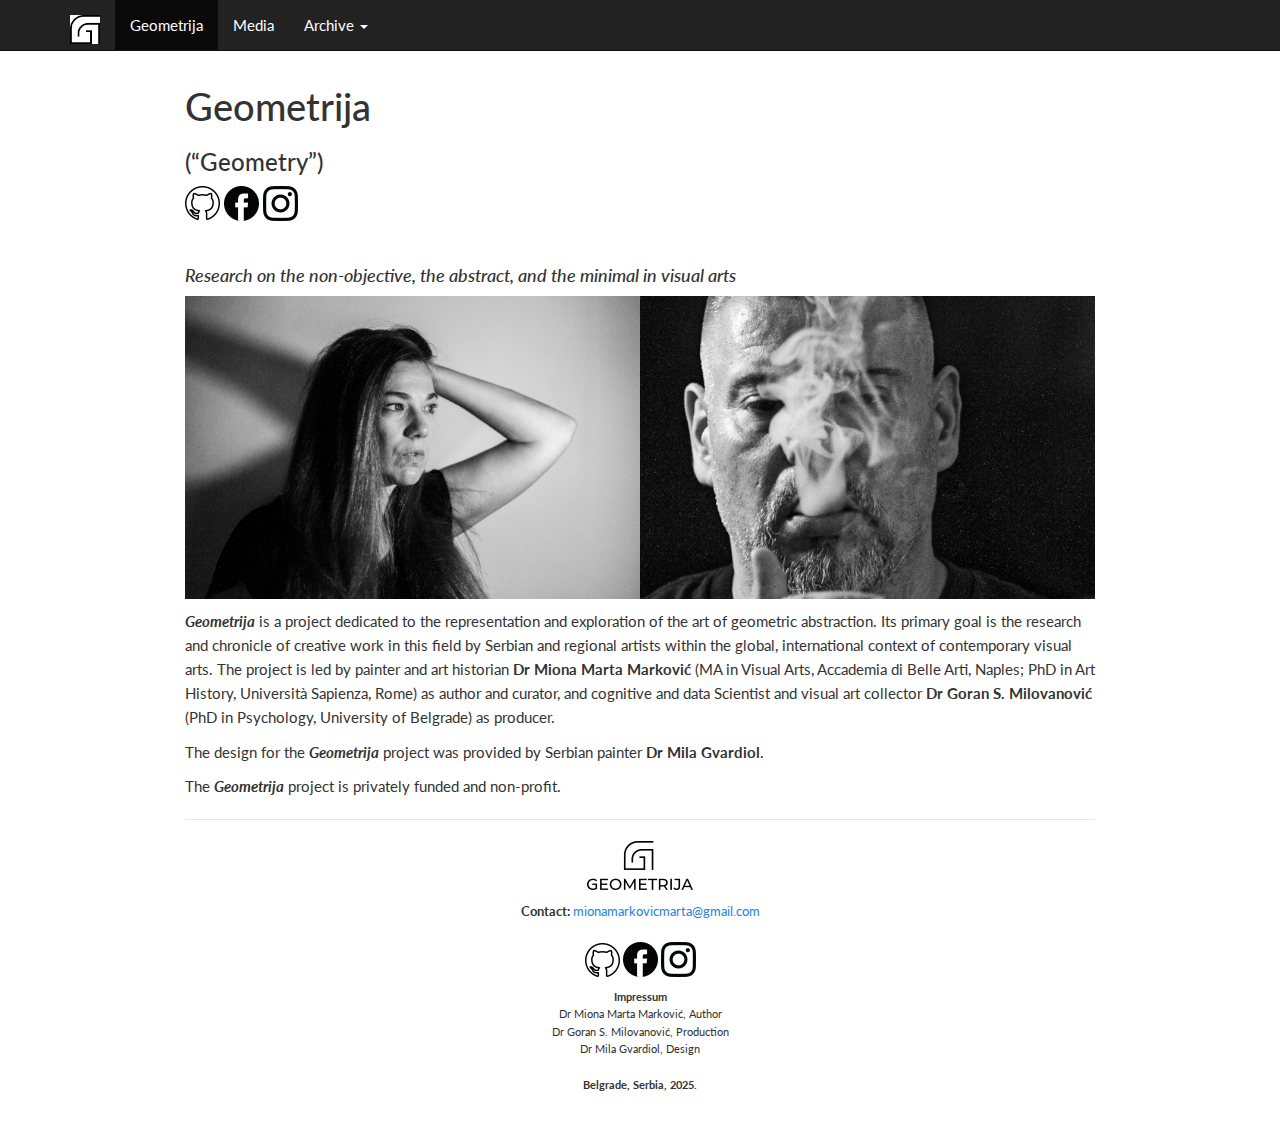
<file: about.html>
<!DOCTYPE html>

<html>

<head>

<meta charset="utf-8" />
<meta name="generator" content="pandoc" />
<meta http-equiv="X-UA-Compatible" content="IE=EDGE" />




<title>Geometrija</title>

<script src="site_libs/header-attrs-2.30/header-attrs.js"></script>
<script src="site_libs/jquery-3.6.0/jquery-3.6.0.min.js"></script>
<meta name="viewport" content="width=device-width, initial-scale=1" />
<link href="site_libs/bootstrap-3.3.5/css/cosmo.min.css" rel="stylesheet" />
<script src="site_libs/bootstrap-3.3.5/js/bootstrap.min.js"></script>
<script src="site_libs/bootstrap-3.3.5/shim/html5shiv.min.js"></script>
<script src="site_libs/bootstrap-3.3.5/shim/respond.min.js"></script>
<style>h1 {font-size: 34px;}
       h1.title {font-size: 38px;}
       h2 {font-size: 30px;}
       h3 {font-size: 24px;}
       h4 {font-size: 18px;}
       h5 {font-size: 16px;}
       h6 {font-size: 12px;}
       code {color: inherit; background-color: rgba(0, 0, 0, 0.04);}
       pre:not([class]) { background-color: white }</style>
<script src="site_libs/navigation-1.1/tabsets.js"></script>
<link href="site_libs/highlightjs-9.12.0/textmate.css" rel="stylesheet" />
<script src="site_libs/highlightjs-9.12.0/highlight.js"></script>

<style type="text/css">
  code{white-space: pre-wrap;}
  span.smallcaps{font-variant: small-caps;}
  span.underline{text-decoration: underline;}
  div.column{display: inline-block; vertical-align: top; width: 50%;}
  div.hanging-indent{margin-left: 1.5em; text-indent: -1.5em;}
  ul.task-list{list-style: none;}
    </style>

<style type="text/css">code{white-space: pre;}</style>
<script type="text/javascript">
if (window.hljs) {
  hljs.configure({languages: []});
  hljs.initHighlightingOnLoad();
  if (document.readyState && document.readyState === "complete") {
    window.setTimeout(function() { hljs.initHighlighting(); }, 0);
  }
}
</script>






<link rel="stylesheet" href="css/custom-fonts.css" type="text/css" />



<style type = "text/css">
.main-container {
  max-width: 940px;
  margin-left: auto;
  margin-right: auto;
}
img {
  max-width:100%;
}
.tabbed-pane {
  padding-top: 12px;
}
.html-widget {
  margin-bottom: 20px;
}
button.code-folding-btn:focus {
  outline: none;
}
summary {
  display: list-item;
}
details > summary > p:only-child {
  display: inline;
}
pre code {
  padding: 0;
}
</style>


<style type="text/css">
.dropdown-submenu {
  position: relative;
}
.dropdown-submenu>.dropdown-menu {
  top: 0;
  left: 100%;
  margin-top: -6px;
  margin-left: -1px;
  border-radius: 0 6px 6px 6px;
}
.dropdown-submenu:hover>.dropdown-menu {
  display: block;
}
.dropdown-submenu>a:after {
  display: block;
  content: " ";
  float: right;
  width: 0;
  height: 0;
  border-color: transparent;
  border-style: solid;
  border-width: 5px 0 5px 5px;
  border-left-color: #cccccc;
  margin-top: 5px;
  margin-right: -10px;
}
.dropdown-submenu:hover>a:after {
  border-left-color: #adb5bd;
}
.dropdown-submenu.pull-left {
  float: none;
}
.dropdown-submenu.pull-left>.dropdown-menu {
  left: -100%;
  margin-left: 10px;
  border-radius: 6px 0 6px 6px;
}
</style>

<script type="text/javascript">
// manage active state of menu based on current page
$(document).ready(function () {
  // active menu anchor
  href = window.location.pathname
  href = href.substr(href.lastIndexOf('/') + 1)
  if (href === "")
    href = "index.html";
  var menuAnchor = $('a[href="' + href + '"]');

  // mark the anchor link active (and if it's in a dropdown, also mark that active)
  var dropdown = menuAnchor.closest('li.dropdown');
  if (window.bootstrap) { // Bootstrap 4+
    menuAnchor.addClass('active');
    dropdown.find('> .dropdown-toggle').addClass('active');
  } else { // Bootstrap 3
    menuAnchor.parent().addClass('active');
    dropdown.addClass('active');
  }

  // Navbar adjustments
  var navHeight = $(".navbar").first().height() + 15;
  var style = document.createElement('style');
  var pt = "padding-top: " + navHeight + "px; ";
  var mt = "margin-top: -" + navHeight + "px; ";
  var css = "";
  // offset scroll position for anchor links (for fixed navbar)
  for (var i = 1; i <= 6; i++) {
    css += ".section h" + i + "{ " + pt + mt + "}\n";
  }
  style.innerHTML = "body {" + pt + "padding-bottom: 40px; }\n" + css;
  document.head.appendChild(style);
});
</script>

<!-- tabsets -->

<style type="text/css">
.tabset-dropdown > .nav-tabs {
  display: inline-table;
  max-height: 500px;
  min-height: 44px;
  overflow-y: auto;
  border: 1px solid #ddd;
  border-radius: 4px;
}

.tabset-dropdown > .nav-tabs > li.active:before, .tabset-dropdown > .nav-tabs.nav-tabs-open:before {
  content: "\e259";
  font-family: 'Glyphicons Halflings';
  display: inline-block;
  padding: 10px;
  border-right: 1px solid #ddd;
}

.tabset-dropdown > .nav-tabs.nav-tabs-open > li.active:before {
  content: "\e258";
  font-family: 'Glyphicons Halflings';
  border: none;
}

.tabset-dropdown > .nav-tabs > li.active {
  display: block;
}

.tabset-dropdown > .nav-tabs > li > a,
.tabset-dropdown > .nav-tabs > li > a:focus,
.tabset-dropdown > .nav-tabs > li > a:hover {
  border: none;
  display: inline-block;
  border-radius: 4px;
  background-color: transparent;
}

.tabset-dropdown > .nav-tabs.nav-tabs-open > li {
  display: block;
  float: none;
}

.tabset-dropdown > .nav-tabs > li {
  display: none;
}
</style>

<!-- code folding -->




</head>

<body>


<div class="container-fluid main-container">




<div class="navbar navbar-default  navbar-fixed-top" role="navigation">
  <div class="container">
    <div class="navbar-header">
      <button type="button" class="navbar-toggle collapsed" data-toggle="collapse" data-bs-toggle="collapse" data-target="#navbar" data-bs-target="#navbar">
        <span class="icon-bar"></span>
        <span class="icon-bar"></span>
        <span class="icon-bar"></span>
      </button>
      <a class="navbar-brand" href="index.html"><img id="logo" style="width: 30px;" src="img/logo/geometrija202px.png" /></a>
    </div>
    <div id="navbar" class="navbar-collapse collapse">
      <ul class="nav navbar-nav">
        <li>
  <a href="about.html">Geometrija</a>
</li>
<li>
  <a href="media.html">Media</a>
</li>
<li class="dropdown">
  <a href="#" class="dropdown-toggle" data-toggle="dropdown" role="button" data-bs-toggle="dropdown" aria-expanded="false">
    Archive
     
    <span class="caret"></span>
  </a>
  <ul class="dropdown-menu" role="menu">
    <li>
      <a href="geometrija2023.html">Geometrija 2023</a>
    </li>
  </ul>
</li>
      </ul>
      <ul class="nav navbar-nav navbar-right">
        
      </ul>
    </div><!--/.nav-collapse -->
  </div><!--/.container -->
</div><!--/.navbar -->

<div id="header">



<h1 class="title toc-ignore">Geometrija</h1>
<h3 class="subtitle">(“Geometry”)</h3>

</div>


<p>
<a href="https://github.com/geometrija/geometrija.github.io"><img src="img/icons/github.png"></a>
<a href="https://www.facebook.com/GeometrijskaApstrakcija"><img src="img/icons/facebook.png"></a>
<a href="https://www.instagram.com/geometrija00/"><img src="img/icons/instagram.png"></a>
</p>
<p><br></p>
<div
id="research-on-the-non-objective-the-abstract-and-the-minimal-in-visual-arts"
class="section level4">
<h4><i>Research on the non-objective, the abstract, and the minimal in
visual arts</i></h4>
<p><img src="img/Miona_Goran.png" width="1200" /></p>
<p><strong><em>Geometrija</em></strong> is a project dedicated to the
representation and exploration of the art of geometric abstraction. Its
primary goal is the research and chronicle of creative work in this
field by Serbian and regional artists within the global, international
context of contemporary visual arts. The project is led by painter and
art historian <strong>Dr Miona Marta Marković</strong> (MA in Visual
Arts, Accademia di Belle Arti, Naples; PhD in Art History, Università
Sapienza, Rome) as author and curator, and cognitive and data Scientist
and visual art collector <strong>Dr Goran S. Milovanović</strong> (PhD
in Psychology, University of Belgrade) as producer.</p>
<p>The design for the <strong><em>Geometrija</em></strong> project was
provided by Serbian painter <strong>Dr Mila Gvardiol</strong>.</p>
<p>The <strong><em>Geometrija</em></strong> project is privately funded
and non-profit.</p>
</div>

<hr>
<p style="text-align:center;">
  <img src="img/logo/geometrija106px.png">
</p>
<p style="font-size:13px;text-align:center;">
  <b>Contact: </b><a href = "mailto: mionamarkovicmarta@gmail.com">mionamarkovicmarta@gmail.com</a><br><br>
  <a href="https://github.com/geometrija/geometrija.github.io"><img src="img/icons/github.png"></a>
  <a href="https://www.facebook.com/GeometrijskaApstrakcija"><img src="img/icons/facebook.png"></a>
  <a href="https://www.instagram.com/geometrija00/"><img src="img/icons/instagram.png"></a>
</p>
<p style="font-size:11px;text-align:center;"><b>Impressum</b><br>
Dr Miona Marta Marković, Author<br>Dr Goran S. Milovanović, Production<br>Dr Mila Gvardiol, Design
  <br><br>
  <b>Belgrade, Serbia, 2025.</b>
</p>



</div>

<script>

// add bootstrap table styles to pandoc tables
function bootstrapStylePandocTables() {
  $('tr.odd').parent('tbody').parent('table').addClass('table table-condensed');
}
$(document).ready(function () {
  bootstrapStylePandocTables();
});


</script>

<!-- tabsets -->

<script>
$(document).ready(function () {
  window.buildTabsets("TOC");
});

$(document).ready(function () {
  $('.tabset-dropdown > .nav-tabs > li').click(function () {
    $(this).parent().toggleClass('nav-tabs-open');
  });
});
</script>

<!-- code folding -->


<!-- dynamically load mathjax for compatibility with self-contained -->
<script>
  (function () {
    var script = document.createElement("script");
    script.type = "text/javascript";
    script.src  = "https://mathjax.rstudio.com/latest/MathJax.js?config=TeX-AMS-MML_HTMLorMML";
    document.getElementsByTagName("head")[0].appendChild(script);
  })();
</script>

</body>
</html>
</file>
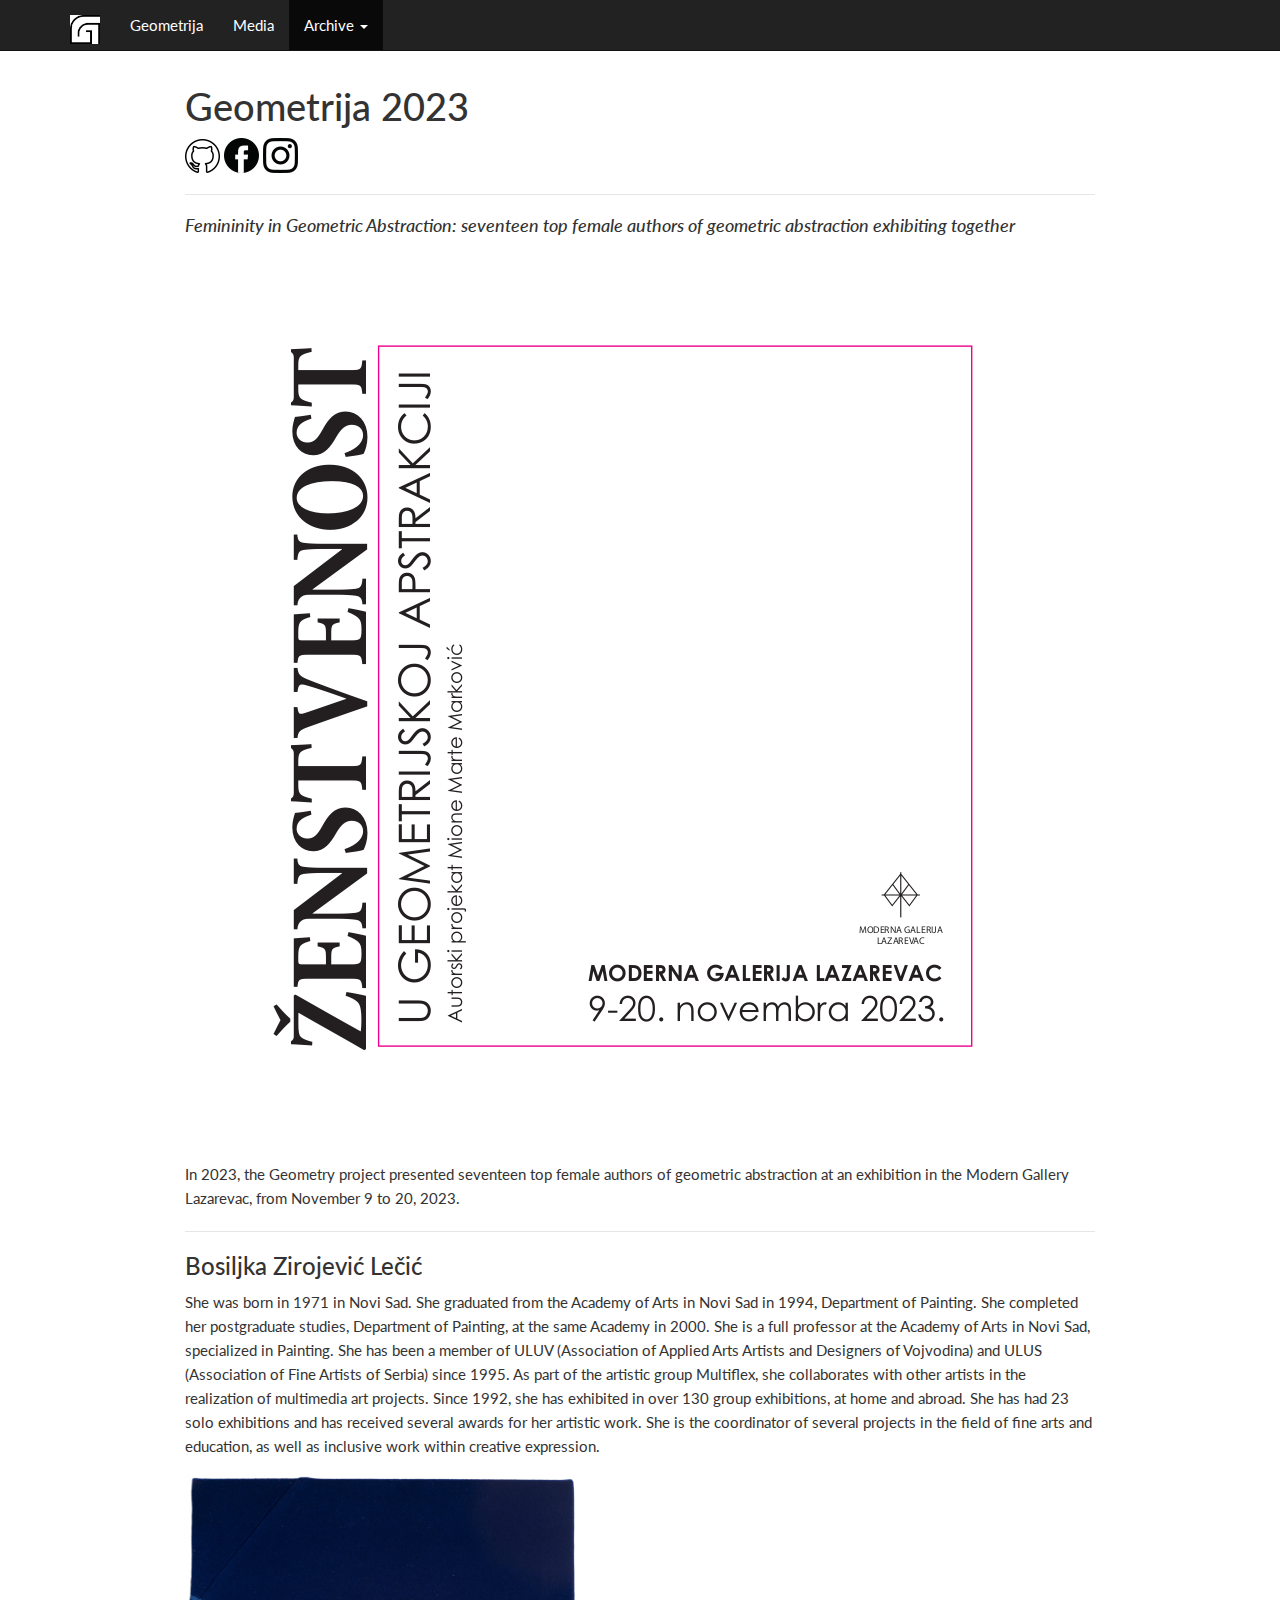
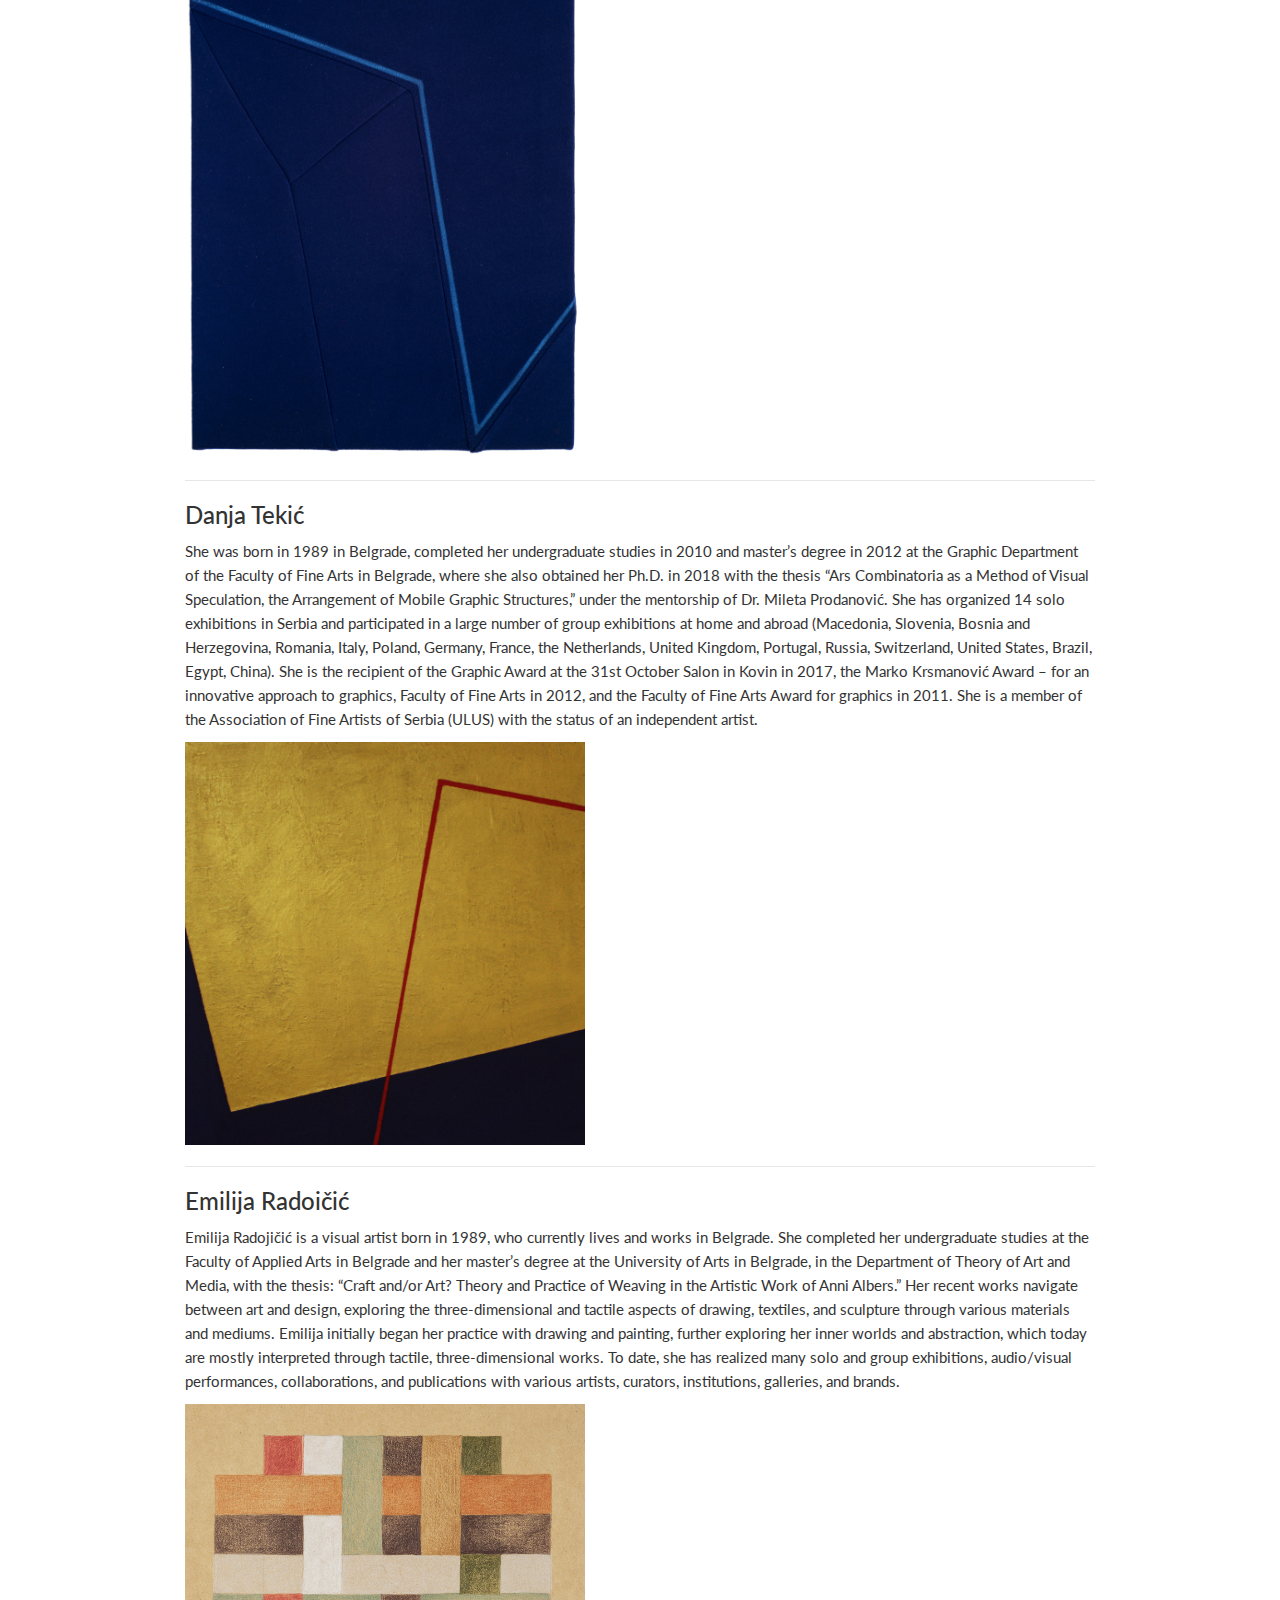
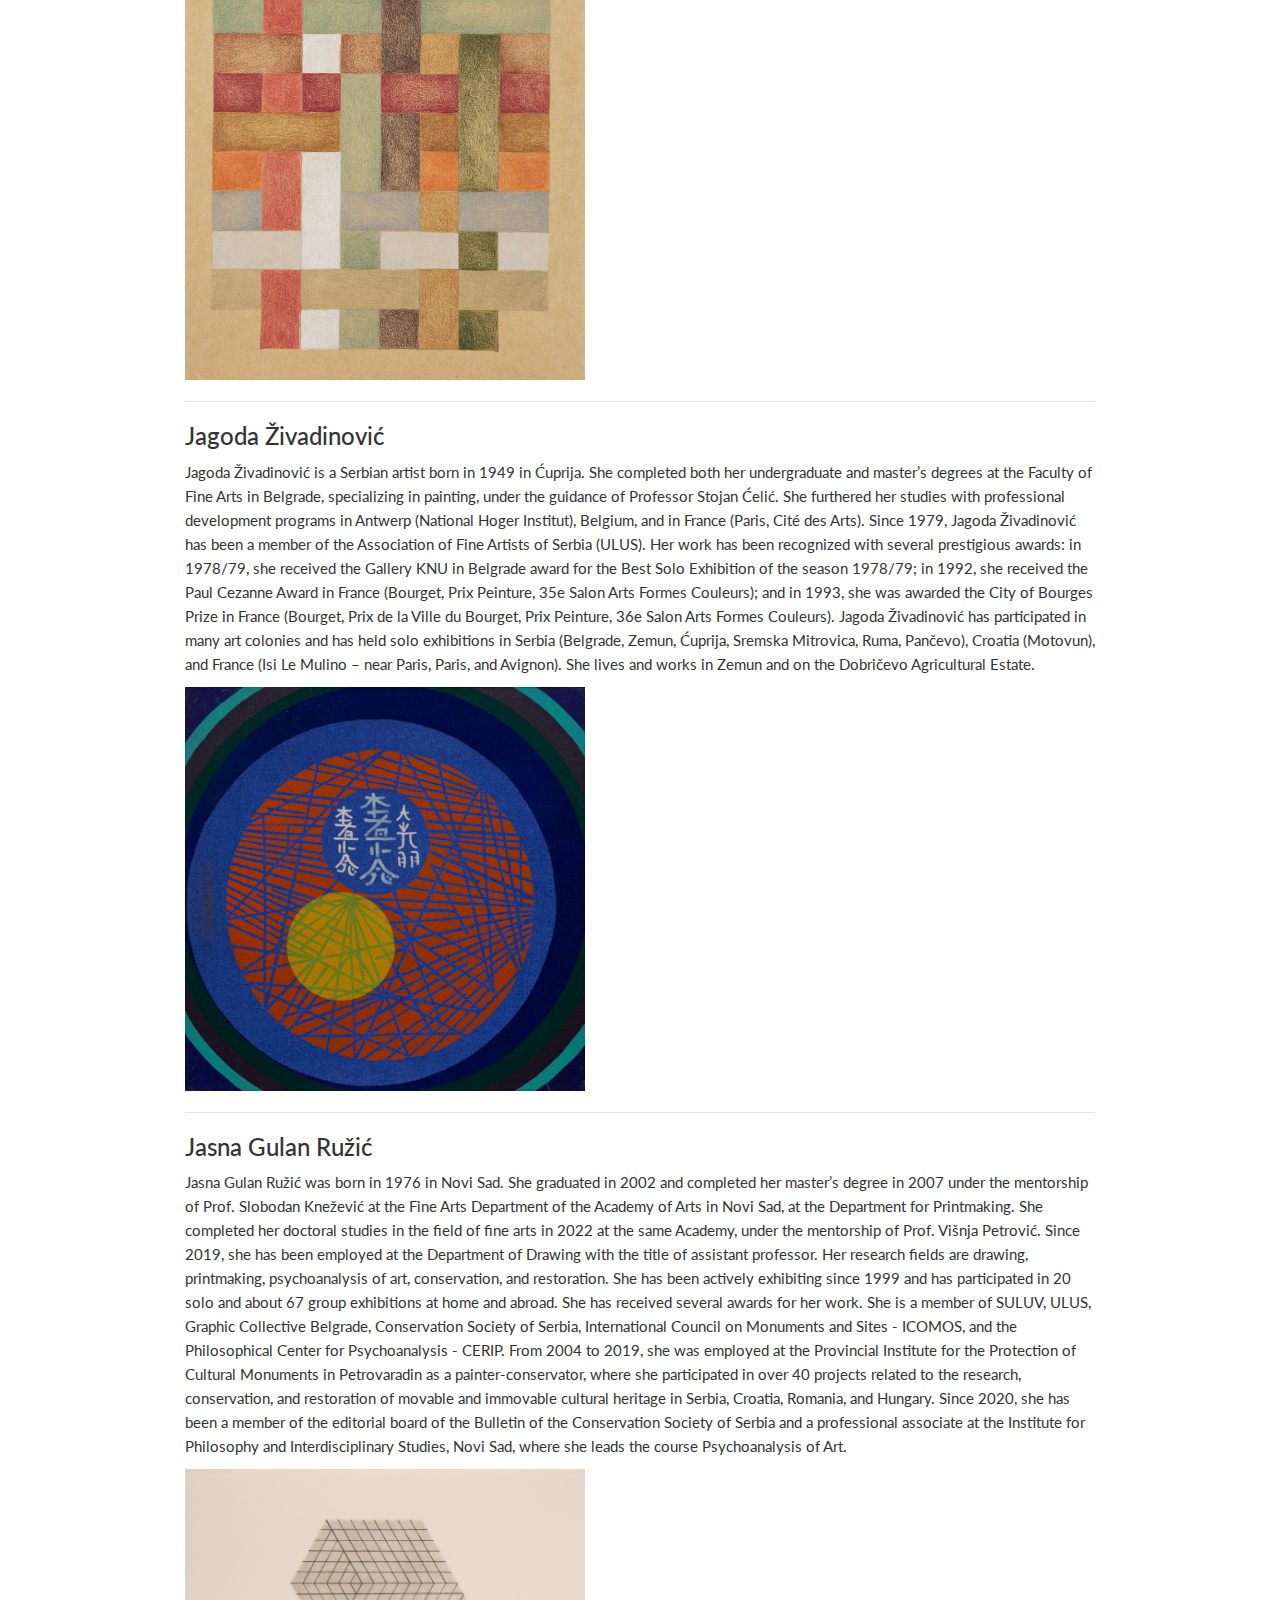
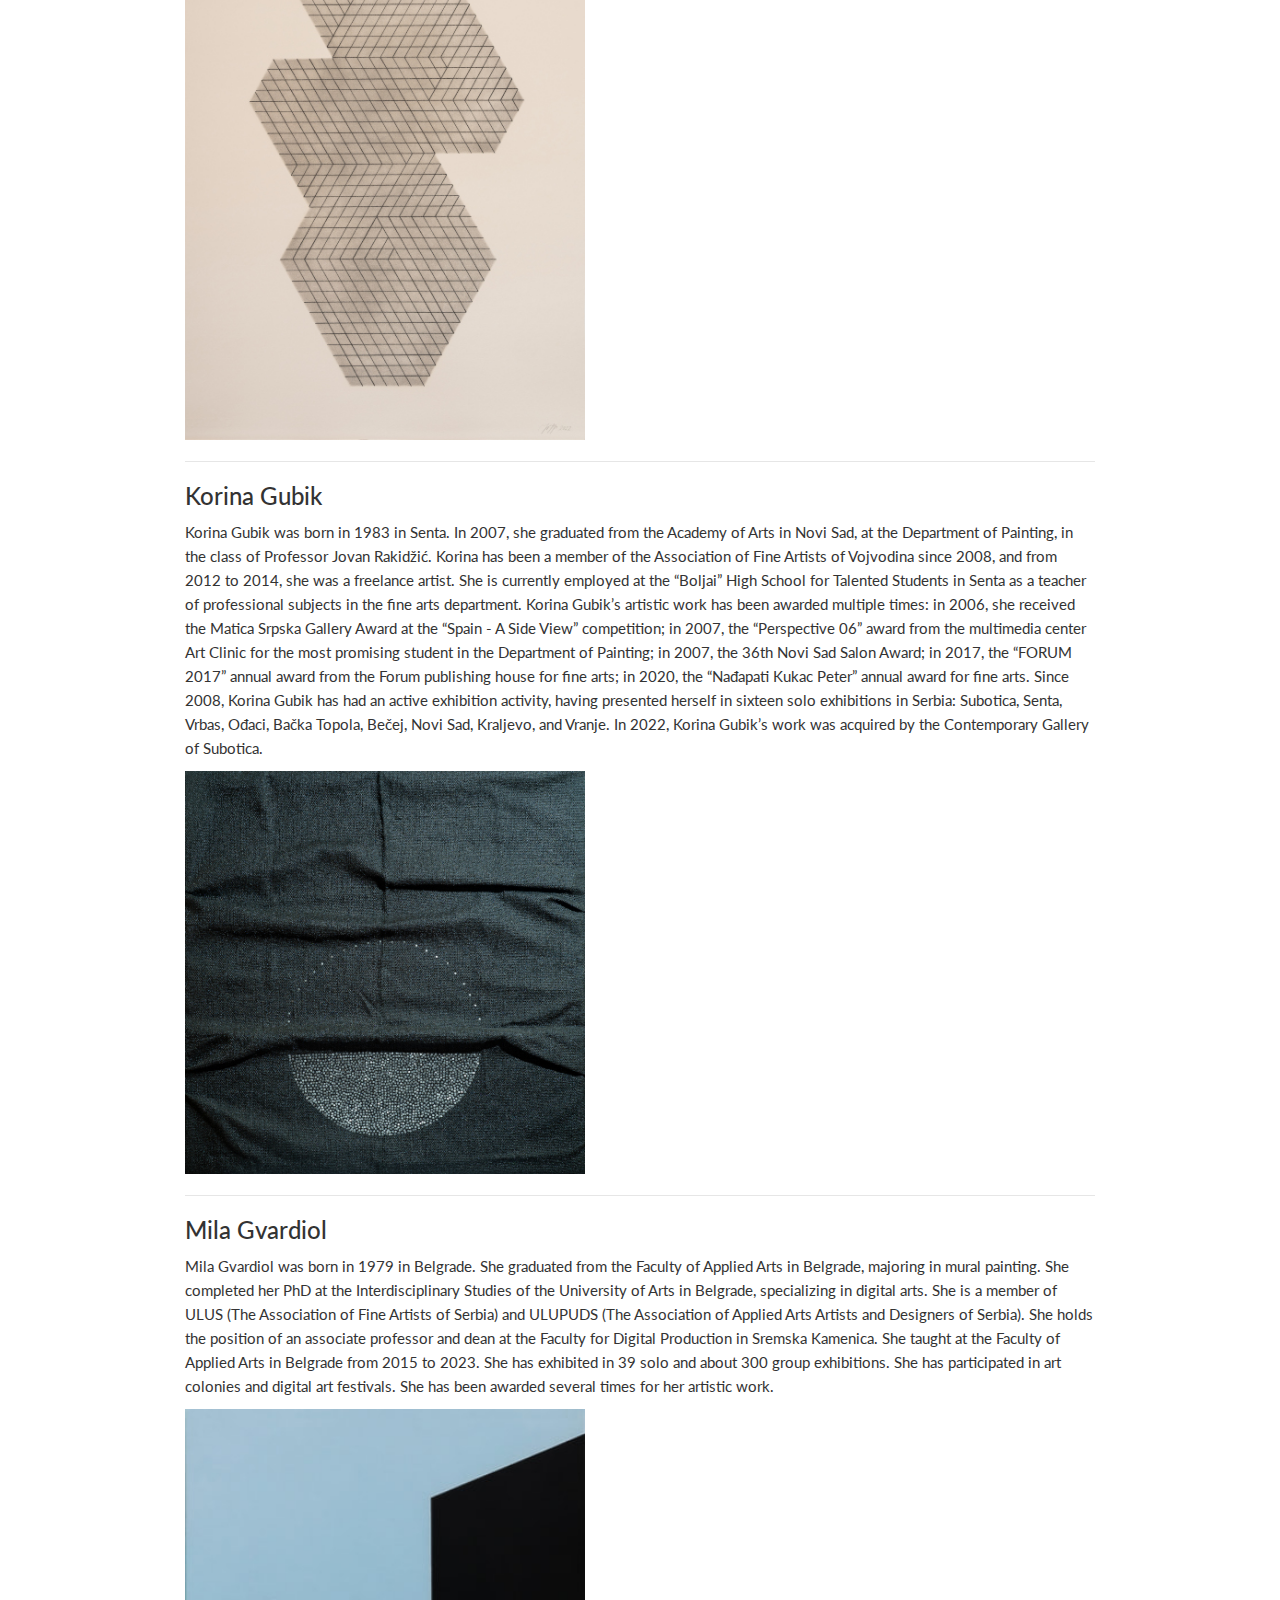
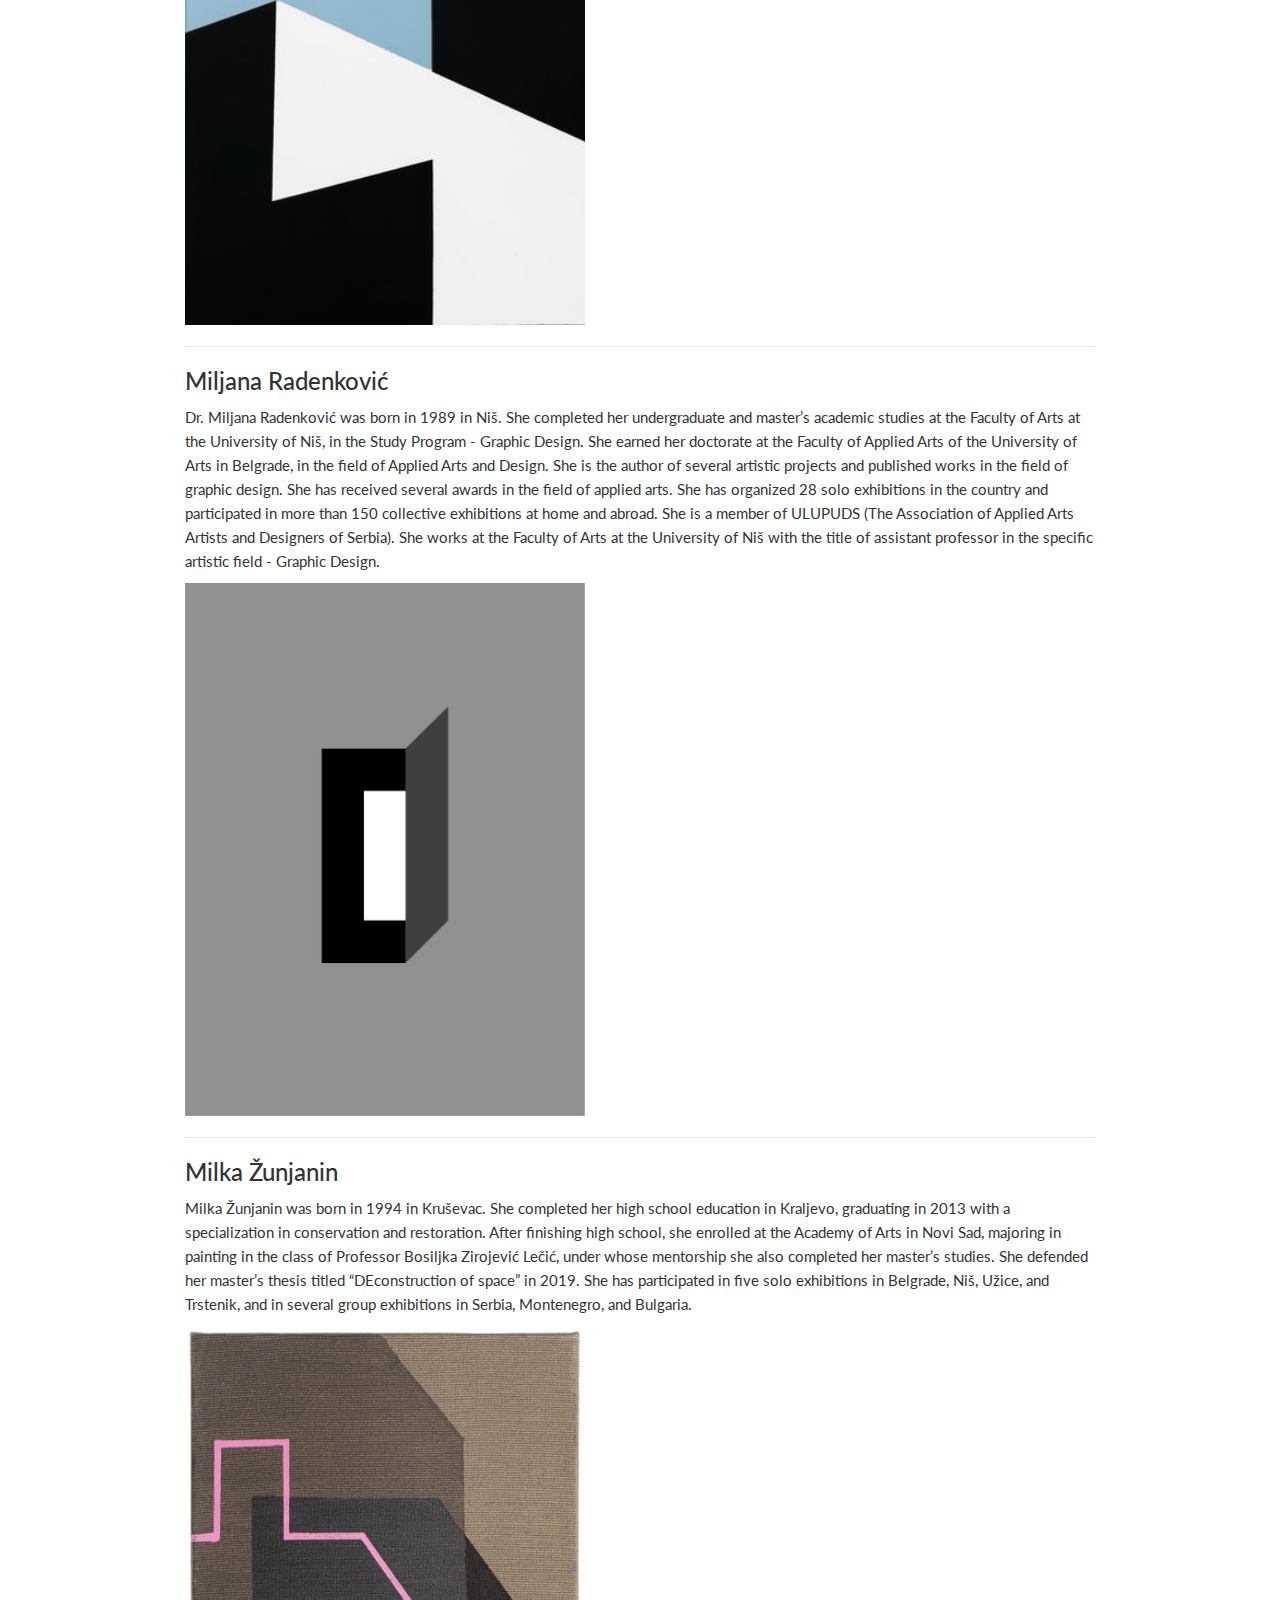
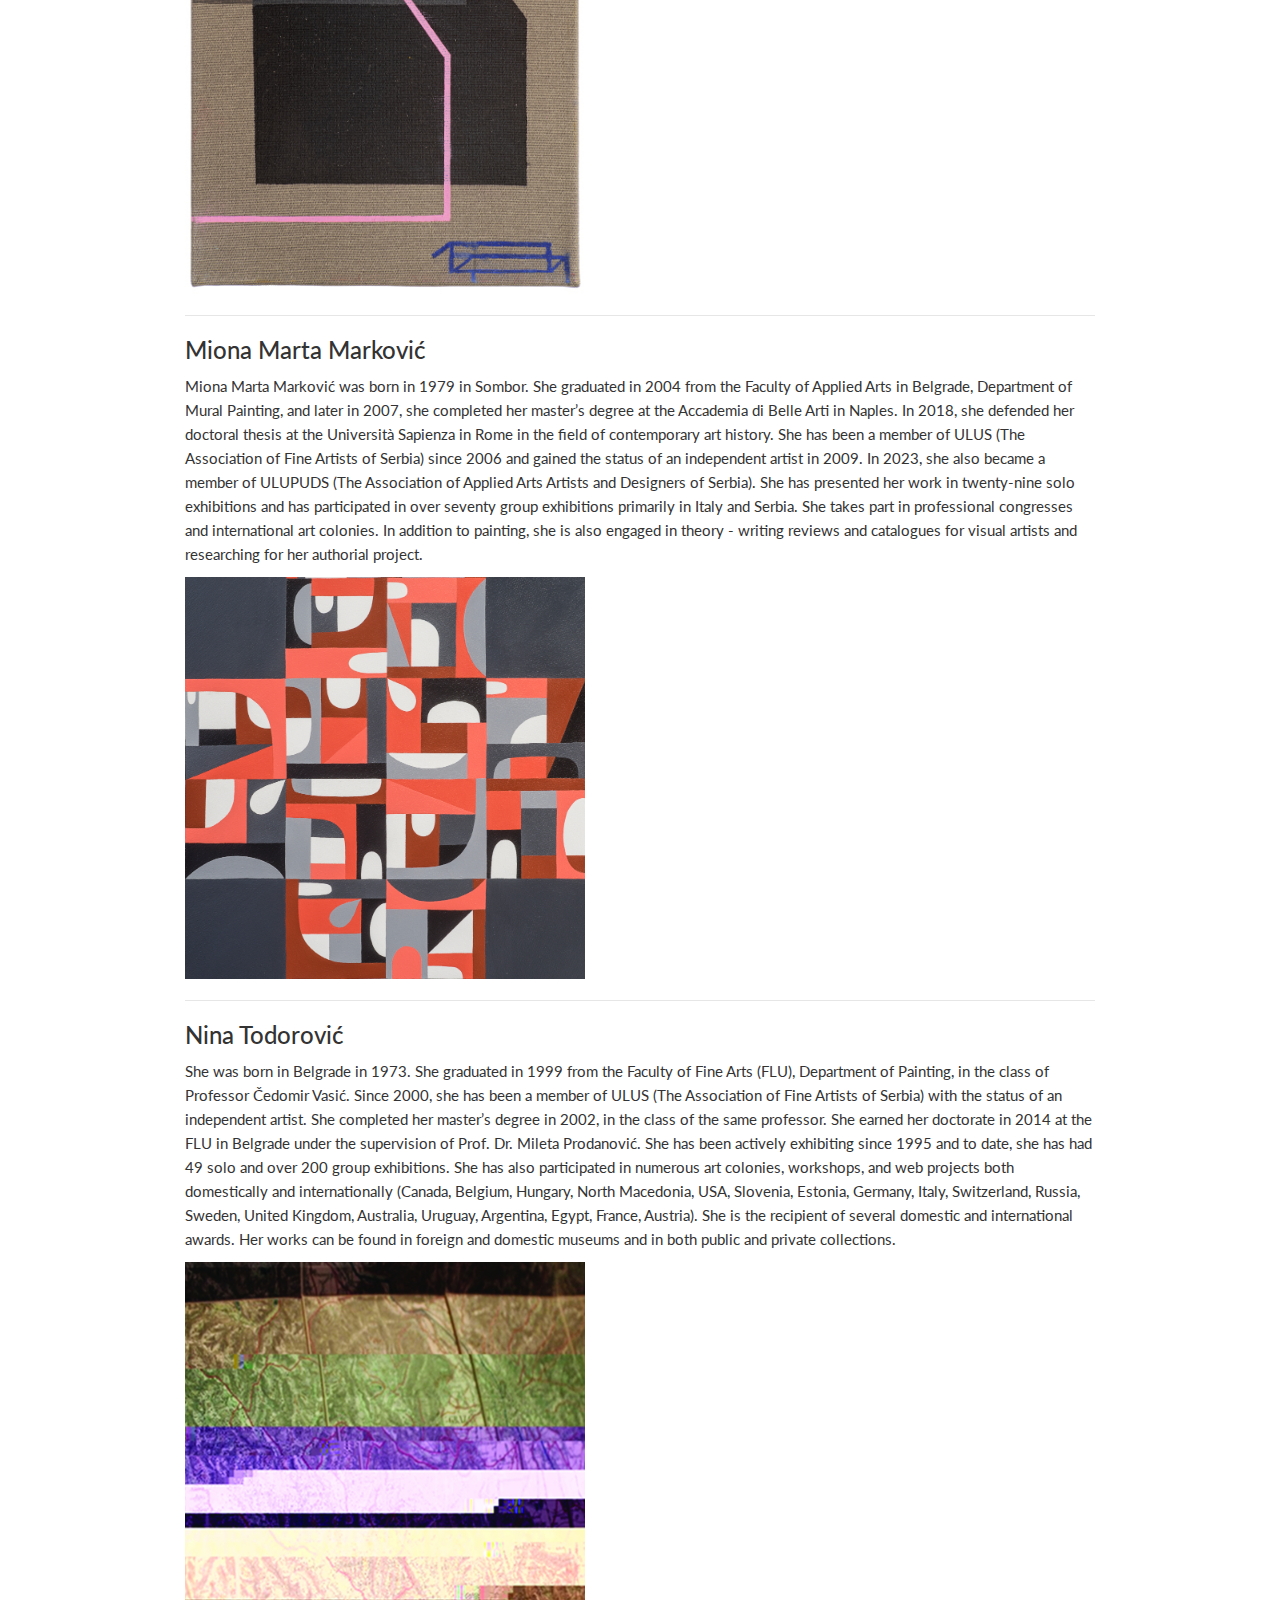
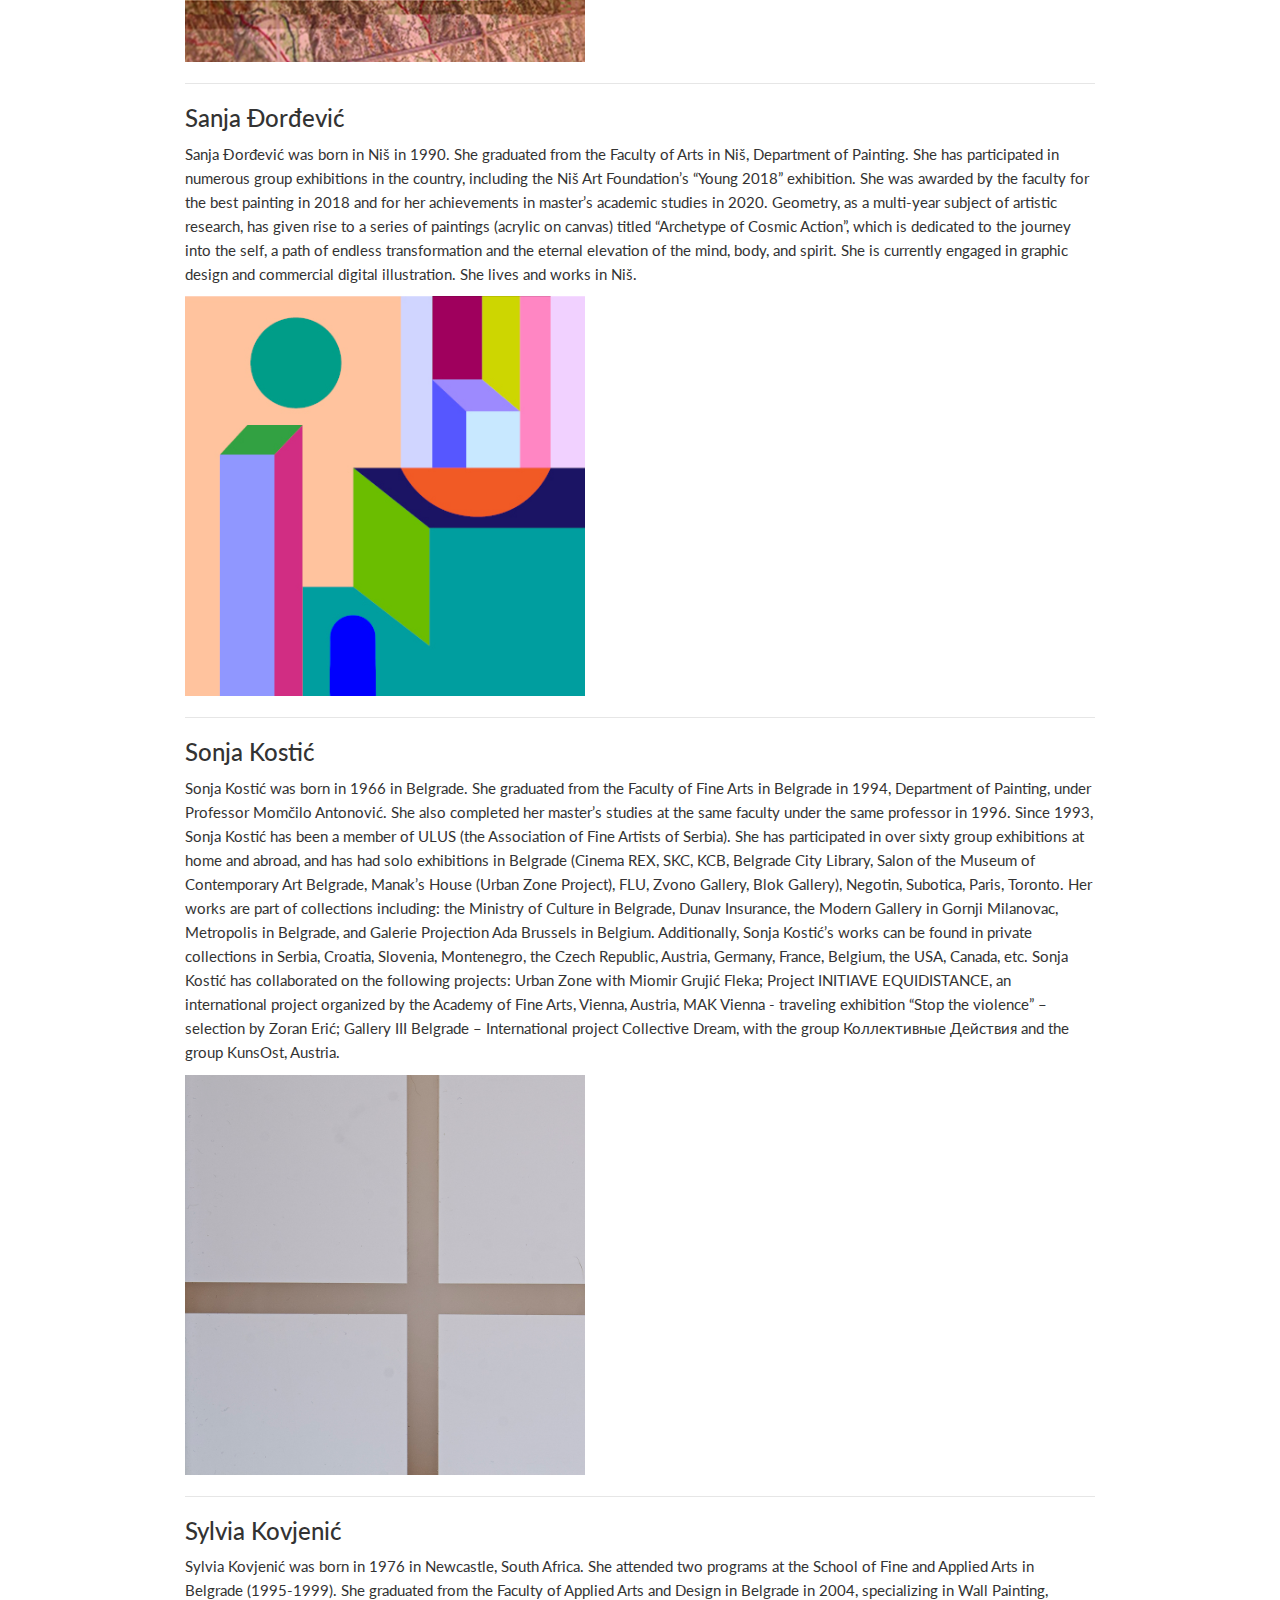
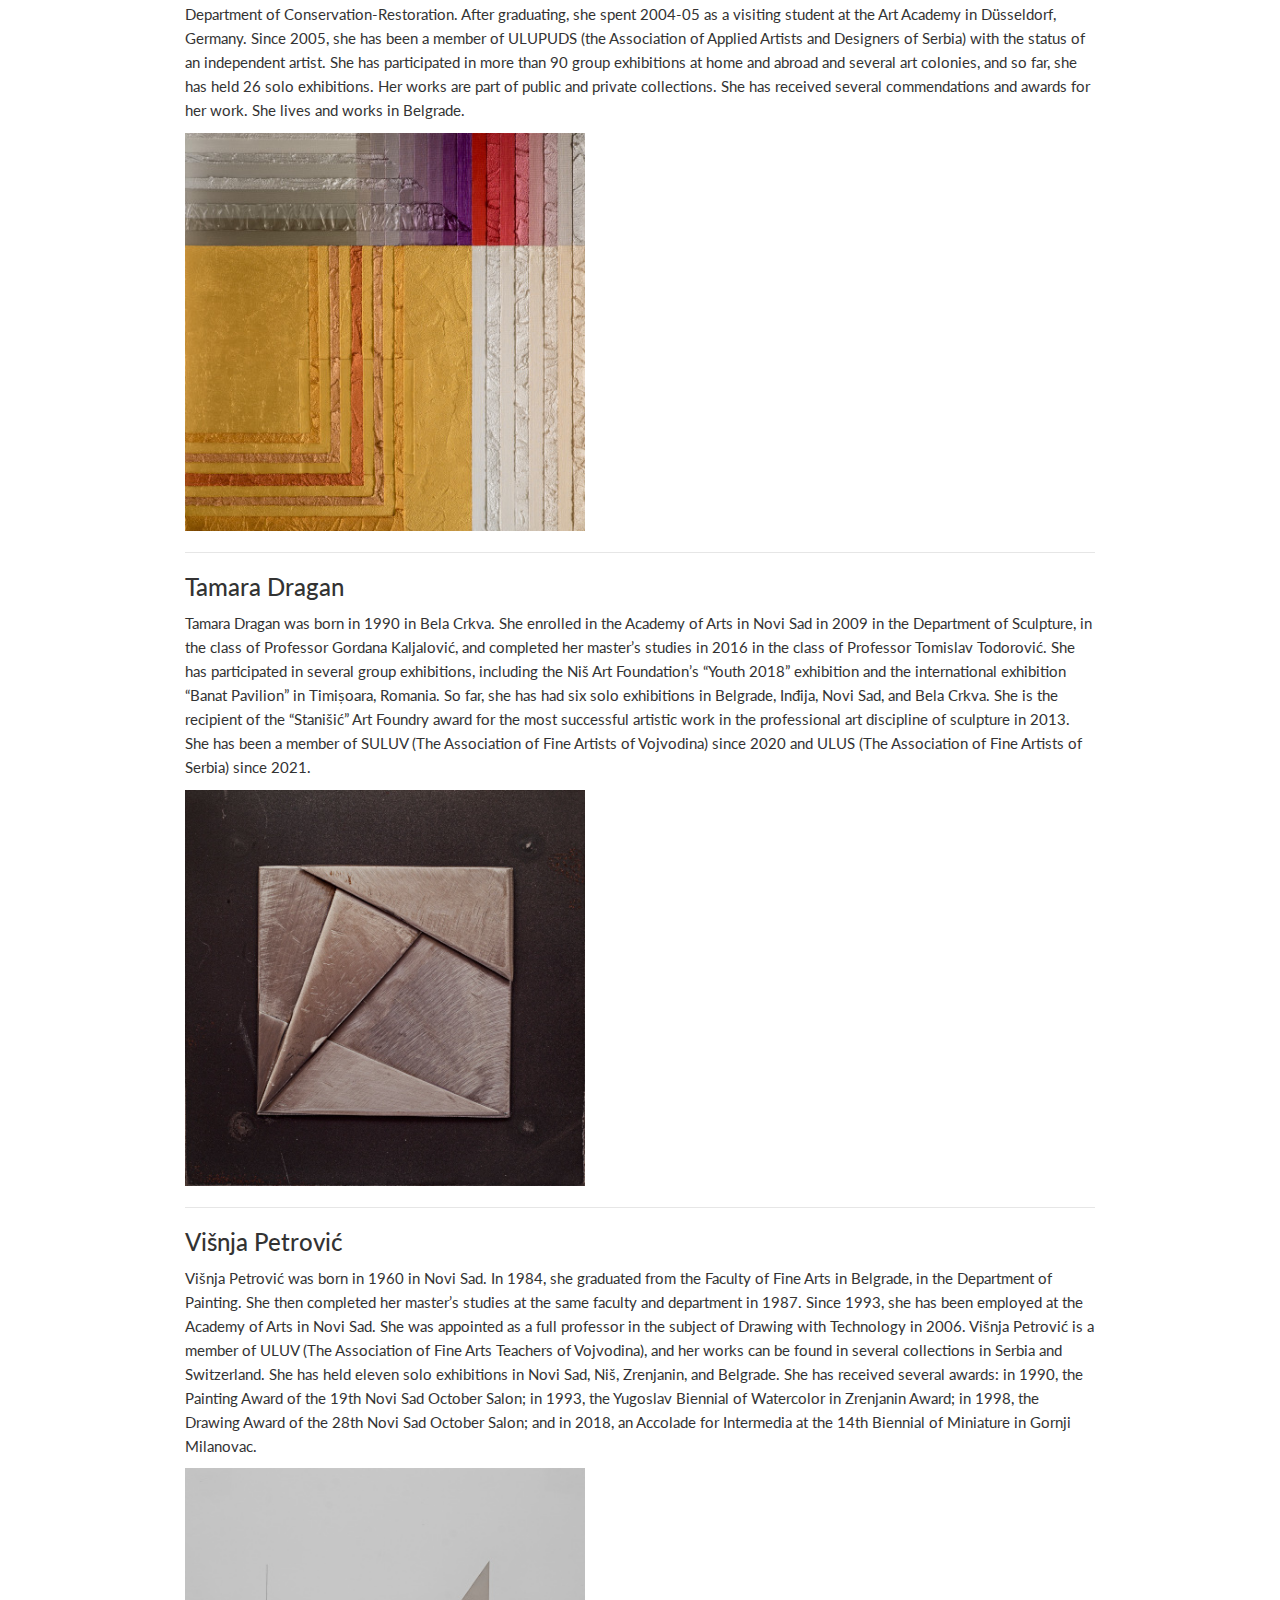
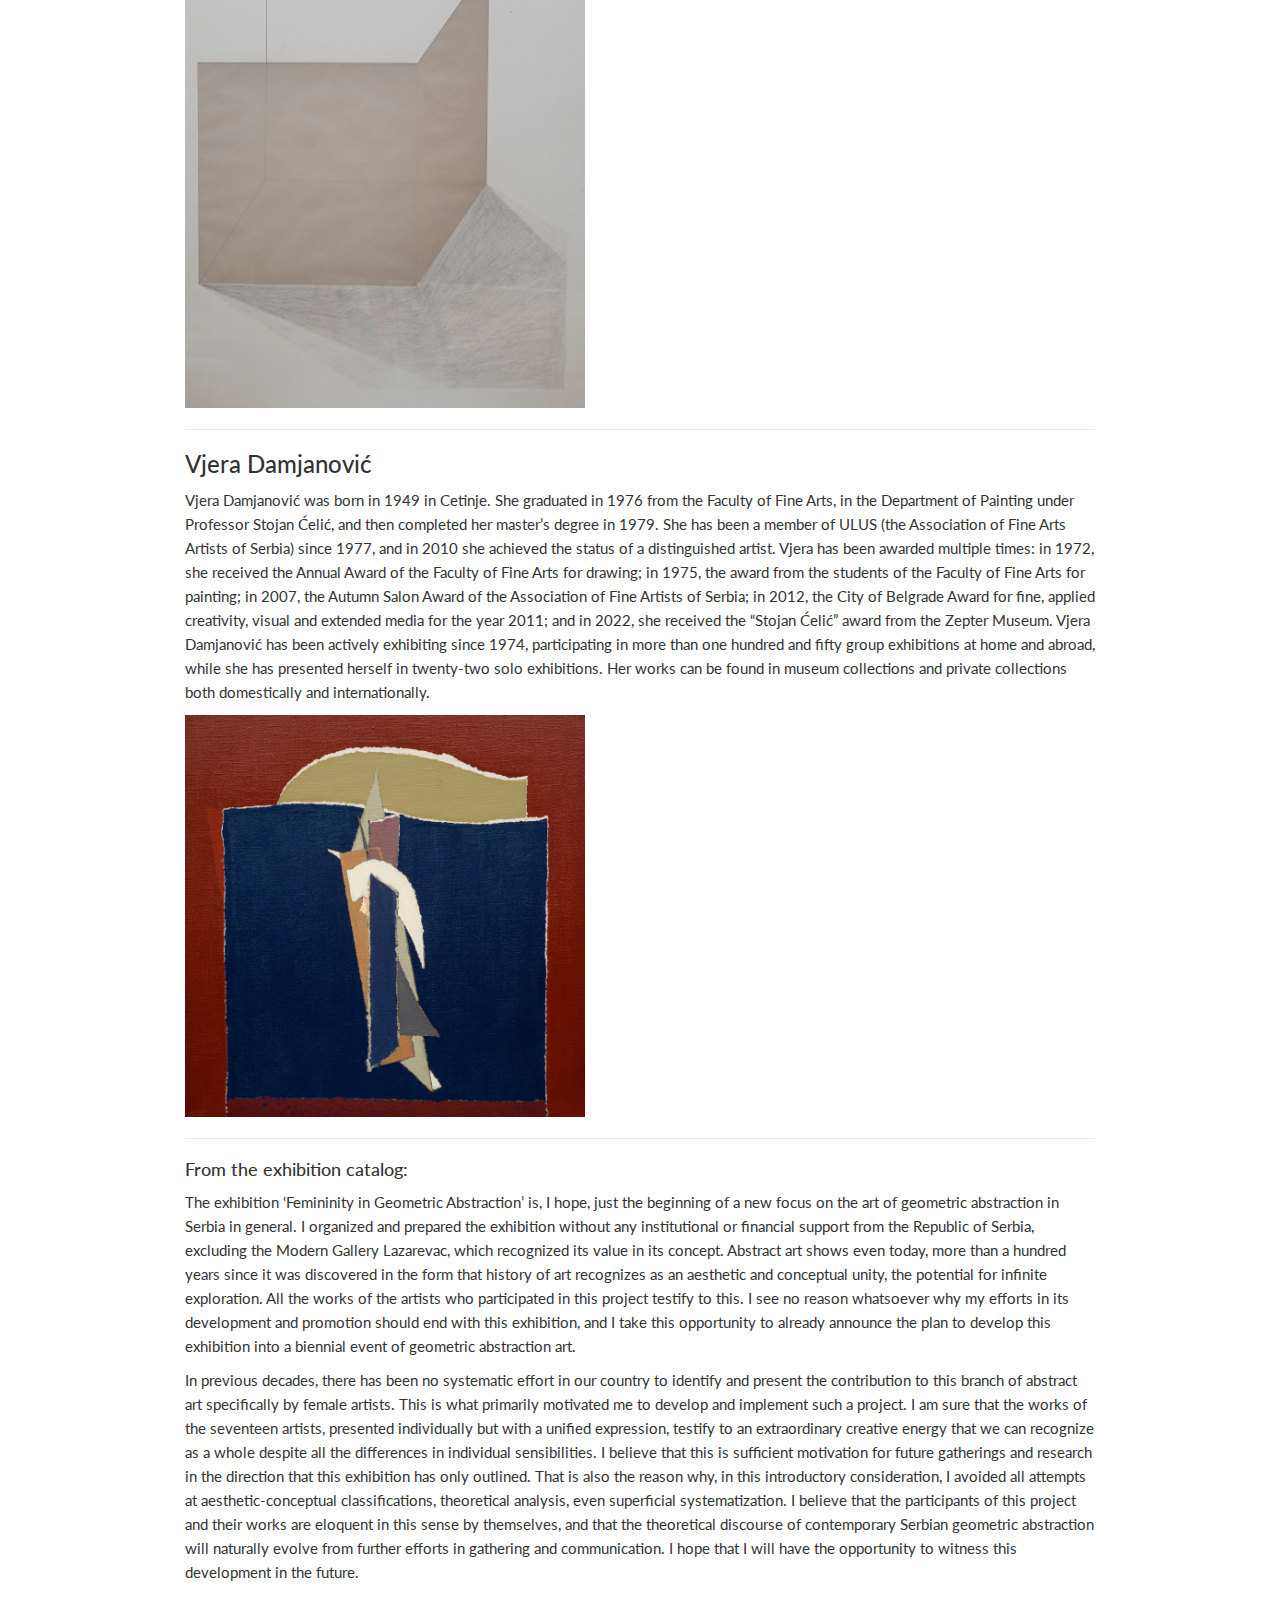
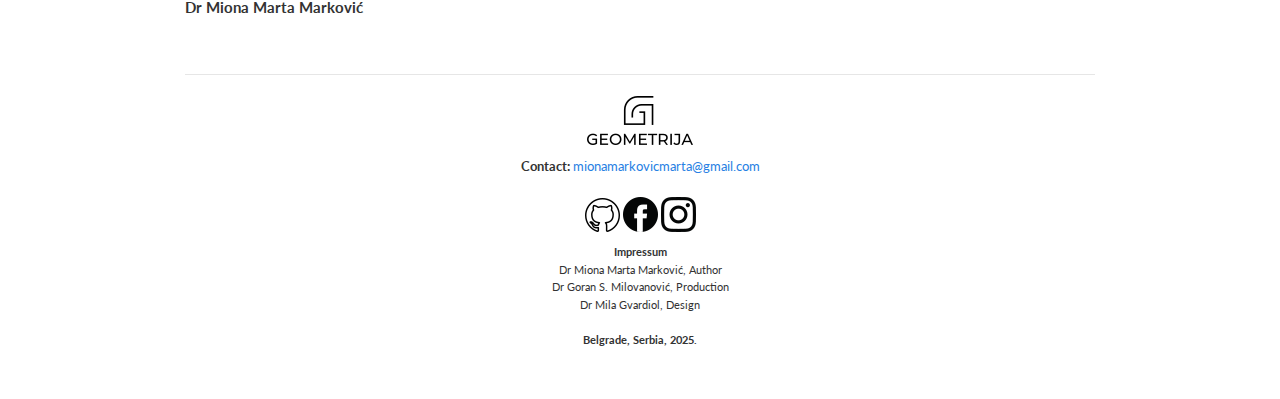
<file: geometrija2023.html>
<!DOCTYPE html>

<html>

<head>

<meta charset="utf-8" />
<meta name="generator" content="pandoc" />
<meta http-equiv="X-UA-Compatible" content="IE=EDGE" />




<title>Geometrija 2023</title>

<script src="site_libs/header-attrs-2.30/header-attrs.js"></script>
<script src="site_libs/jquery-3.6.0/jquery-3.6.0.min.js"></script>
<meta name="viewport" content="width=device-width, initial-scale=1" />
<link href="site_libs/bootstrap-3.3.5/css/cosmo.min.css" rel="stylesheet" />
<script src="site_libs/bootstrap-3.3.5/js/bootstrap.min.js"></script>
<script src="site_libs/bootstrap-3.3.5/shim/html5shiv.min.js"></script>
<script src="site_libs/bootstrap-3.3.5/shim/respond.min.js"></script>
<style>h1 {font-size: 34px;}
       h1.title {font-size: 38px;}
       h2 {font-size: 30px;}
       h3 {font-size: 24px;}
       h4 {font-size: 18px;}
       h5 {font-size: 16px;}
       h6 {font-size: 12px;}
       code {color: inherit; background-color: rgba(0, 0, 0, 0.04);}
       pre:not([class]) { background-color: white }</style>
<script src="site_libs/navigation-1.1/tabsets.js"></script>
<link href="site_libs/highlightjs-9.12.0/textmate.css" rel="stylesheet" />
<script src="site_libs/highlightjs-9.12.0/highlight.js"></script>

<style type="text/css">
  code{white-space: pre-wrap;}
  span.smallcaps{font-variant: small-caps;}
  span.underline{text-decoration: underline;}
  div.column{display: inline-block; vertical-align: top; width: 50%;}
  div.hanging-indent{margin-left: 1.5em; text-indent: -1.5em;}
  ul.task-list{list-style: none;}
    </style>

<style type="text/css">code{white-space: pre;}</style>
<script type="text/javascript">
if (window.hljs) {
  hljs.configure({languages: []});
  hljs.initHighlightingOnLoad();
  if (document.readyState && document.readyState === "complete") {
    window.setTimeout(function() { hljs.initHighlighting(); }, 0);
  }
}
</script>






<link rel="stylesheet" href="css/custom-fonts.css" type="text/css" />



<style type = "text/css">
.main-container {
  max-width: 940px;
  margin-left: auto;
  margin-right: auto;
}
img {
  max-width:100%;
}
.tabbed-pane {
  padding-top: 12px;
}
.html-widget {
  margin-bottom: 20px;
}
button.code-folding-btn:focus {
  outline: none;
}
summary {
  display: list-item;
}
details > summary > p:only-child {
  display: inline;
}
pre code {
  padding: 0;
}
</style>


<style type="text/css">
.dropdown-submenu {
  position: relative;
}
.dropdown-submenu>.dropdown-menu {
  top: 0;
  left: 100%;
  margin-top: -6px;
  margin-left: -1px;
  border-radius: 0 6px 6px 6px;
}
.dropdown-submenu:hover>.dropdown-menu {
  display: block;
}
.dropdown-submenu>a:after {
  display: block;
  content: " ";
  float: right;
  width: 0;
  height: 0;
  border-color: transparent;
  border-style: solid;
  border-width: 5px 0 5px 5px;
  border-left-color: #cccccc;
  margin-top: 5px;
  margin-right: -10px;
}
.dropdown-submenu:hover>a:after {
  border-left-color: #adb5bd;
}
.dropdown-submenu.pull-left {
  float: none;
}
.dropdown-submenu.pull-left>.dropdown-menu {
  left: -100%;
  margin-left: 10px;
  border-radius: 6px 0 6px 6px;
}
</style>

<script type="text/javascript">
// manage active state of menu based on current page
$(document).ready(function () {
  // active menu anchor
  href = window.location.pathname
  href = href.substr(href.lastIndexOf('/') + 1)
  if (href === "")
    href = "index.html";
  var menuAnchor = $('a[href="' + href + '"]');

  // mark the anchor link active (and if it's in a dropdown, also mark that active)
  var dropdown = menuAnchor.closest('li.dropdown');
  if (window.bootstrap) { // Bootstrap 4+
    menuAnchor.addClass('active');
    dropdown.find('> .dropdown-toggle').addClass('active');
  } else { // Bootstrap 3
    menuAnchor.parent().addClass('active');
    dropdown.addClass('active');
  }

  // Navbar adjustments
  var navHeight = $(".navbar").first().height() + 15;
  var style = document.createElement('style');
  var pt = "padding-top: " + navHeight + "px; ";
  var mt = "margin-top: -" + navHeight + "px; ";
  var css = "";
  // offset scroll position for anchor links (for fixed navbar)
  for (var i = 1; i <= 6; i++) {
    css += ".section h" + i + "{ " + pt + mt + "}\n";
  }
  style.innerHTML = "body {" + pt + "padding-bottom: 40px; }\n" + css;
  document.head.appendChild(style);
});
</script>

<!-- tabsets -->

<style type="text/css">
.tabset-dropdown > .nav-tabs {
  display: inline-table;
  max-height: 500px;
  min-height: 44px;
  overflow-y: auto;
  border: 1px solid #ddd;
  border-radius: 4px;
}

.tabset-dropdown > .nav-tabs > li.active:before, .tabset-dropdown > .nav-tabs.nav-tabs-open:before {
  content: "\e259";
  font-family: 'Glyphicons Halflings';
  display: inline-block;
  padding: 10px;
  border-right: 1px solid #ddd;
}

.tabset-dropdown > .nav-tabs.nav-tabs-open > li.active:before {
  content: "\e258";
  font-family: 'Glyphicons Halflings';
  border: none;
}

.tabset-dropdown > .nav-tabs > li.active {
  display: block;
}

.tabset-dropdown > .nav-tabs > li > a,
.tabset-dropdown > .nav-tabs > li > a:focus,
.tabset-dropdown > .nav-tabs > li > a:hover {
  border: none;
  display: inline-block;
  border-radius: 4px;
  background-color: transparent;
}

.tabset-dropdown > .nav-tabs.nav-tabs-open > li {
  display: block;
  float: none;
}

.tabset-dropdown > .nav-tabs > li {
  display: none;
}
</style>

<!-- code folding -->




</head>

<body>


<div class="container-fluid main-container">




<div class="navbar navbar-default  navbar-fixed-top" role="navigation">
  <div class="container">
    <div class="navbar-header">
      <button type="button" class="navbar-toggle collapsed" data-toggle="collapse" data-bs-toggle="collapse" data-target="#navbar" data-bs-target="#navbar">
        <span class="icon-bar"></span>
        <span class="icon-bar"></span>
        <span class="icon-bar"></span>
      </button>
      <a class="navbar-brand" href="index.html"><img id="logo" style="width: 30px;" src="img/logo/geometrija202px.png" /></a>
    </div>
    <div id="navbar" class="navbar-collapse collapse">
      <ul class="nav navbar-nav">
        <li>
  <a href="about.html">Geometrija</a>
</li>
<li>
  <a href="media.html">Media</a>
</li>
<li class="dropdown">
  <a href="#" class="dropdown-toggle" data-toggle="dropdown" role="button" data-bs-toggle="dropdown" aria-expanded="false">
    Archive
     
    <span class="caret"></span>
  </a>
  <ul class="dropdown-menu" role="menu">
    <li>
      <a href="geometrija2023.html">Geometrija 2023</a>
    </li>
  </ul>
</li>
      </ul>
      <ul class="nav navbar-nav navbar-right">
        
      </ul>
    </div><!--/.nav-collapse -->
  </div><!--/.container -->
</div><!--/.navbar -->

<div id="header">



<h1 class="title toc-ignore">Geometrija 2023</h1>

</div>


<p>
<a href="https://github.com/geometrija/geometrija.github.io"><img src="img/icons/github.png"></a>
<a href="https://www.facebook.com/GeometrijskaApstrakcija"><img src="img/icons/facebook.png"></a>
<a href="https://www.instagram.com/geometrija00/"><img src="img/icons/instagram.png"></a>
</p>
<hr />
<div
id="femininity-in-geometric-abstraction-seventeen-top-female-authors-of-geometric-abstraction-exhibiting-together"
class="section level4">
<h4><i>Femininity in Geometric Abstraction: seventeen top female authors
of geometric abstraction exhibiting together</i></h4>
<p><img src="img/img2023/geometrija2023_cover.png" /></p>
<p>In 2023, the Geometry project presented seventeen top female authors
of geometric abstraction at an exhibition in the Modern Gallery
Lazarevac, from November 9 to 20, 2023.</p>
<hr />
</div>
<div id="bosiljka-zirojević-lečić" class="section level3">
<h3>Bosiljka Zirojević Lečić</h3>
<p>She was born in 1971 in Novi Sad. She graduated from the Academy of
Arts in Novi Sad in 1994, Department of Painting. She completed her
postgraduate studies, Department of Painting, at the same Academy in
2000. She is a full professor at the Academy of Arts in Novi Sad,
specialized in Painting. She has been a member of ULUV (Association of
Applied Arts Artists and Designers of Vojvodina) and ULUS (Association
of Fine Artists of Serbia) since 1995. As part of the artistic group
Multiflex, she collaborates with other artists in the realization of
multimedia art projects. Since 1992, she has exhibited in over 130 group
exhibitions, at home and abroad. She has had 23 solo exhibitions and has
received several awards for her artistic work. She is the coordinator of
several projects in the field of fine arts and education, as well as
inclusive work within creative expression.</p>
<p><img src="img/img2023/01_bosiljka_zirojevic_lecic.jpg"
width="400" /></p>
<hr />
</div>
<div id="danja-tekić" class="section level3">
<h3>Danja Tekić</h3>
<p>She was born in 1989 in Belgrade, completed her undergraduate studies
in 2010 and master’s degree in 2012 at the Graphic Department of the
Faculty of Fine Arts in Belgrade, where she also obtained her Ph.D. in
2018 with the thesis “Ars Combinatoria as a Method of Visual
Speculation, the Arrangement of Mobile Graphic Structures,” under the
mentorship of Dr. Mileta Prodanović. She has organized 14 solo
exhibitions in Serbia and participated in a large number of group
exhibitions at home and abroad (Macedonia, Slovenia, Bosnia and
Herzegovina, Romania, Italy, Poland, Germany, France, the Netherlands,
United Kingdom, Portugal, Russia, Switzerland, United States, Brazil,
Egypt, China). She is the recipient of the Graphic Award at the 31st
October Salon in Kovin in 2017, the Marko Krsmanović Award – for an
innovative approach to graphics, Faculty of Fine Arts in 2012, and the
Faculty of Fine Arts Award for graphics in 2011. She is a member of the
Association of Fine Artists of Serbia (ULUS) with the status of an
independent artist.</p>
<p><img src="img/img2023/02_danja_tekic.jpg" width="400" /></p>
<hr />
</div>
<div id="emilija-radoičić" class="section level3">
<h3>Emilija Radoičić</h3>
<p>Emilija Radojičić is a visual artist born in 1989, who currently
lives and works in Belgrade. She completed her undergraduate studies at
the Faculty of Applied Arts in Belgrade and her master’s degree at the
University of Arts in Belgrade, in the Department of Theory of Art and
Media, with the thesis: “Craft and/or Art? Theory and Practice of
Weaving in the Artistic Work of Anni Albers.” Her recent works navigate
between art and design, exploring the three-dimensional and tactile
aspects of drawing, textiles, and sculpture through various materials
and mediums. Emilija initially began her practice with drawing and
painting, further exploring her inner worlds and abstraction, which
today are mostly interpreted through tactile, three-dimensional works.
To date, she has realized many solo and group exhibitions, audio/visual
performances, collaborations, and publications with various artists,
curators, institutions, galleries, and brands.</p>
<p><img src="img/img2023/03_emilija_radoicic.jpg" width="400" /></p>
<hr />
</div>
<div id="jagoda-živadinović" class="section level3">
<h3>Jagoda Živadinović</h3>
<p>Jagoda Živadinović is a Serbian artist born in 1949 in Ćuprija. She
completed both her undergraduate and master’s degrees at the Faculty of
Fine Arts in Belgrade, specializing in painting, under the guidance of
Professor Stojan Ćelić. She furthered her studies with professional
development programs in Antwerp (National Hoger Institut), Belgium, and
in France (Paris, Cité des Arts). Since 1979, Jagoda Živadinović has
been a member of the Association of Fine Artists of Serbia (ULUS). Her
work has been recognized with several prestigious awards: in 1978/79,
she received the Gallery KNU in Belgrade award for the Best Solo
Exhibition of the season 1978/79; in 1992, she received the Paul Cezanne
Award in France (Bourget, Prix Peinture, 35e Salon Arts Formes
Couleurs); and in 1993, she was awarded the City of Bourges Prize in
France (Bourget, Prix de la Ville du Bourget, Prix Peinture, 36e Salon
Arts Formes Couleurs). Jagoda Živadinović has participated in many art
colonies and has held solo exhibitions in Serbia (Belgrade, Zemun,
Ćuprija, Sremska Mitrovica, Ruma, Pančevo), Croatia (Motovun), and
France (Isi Le Mulino – near Paris, Paris, and Avignon). She lives and
works in Zemun and on the Dobričevo Agricultural Estate.</p>
<p><img src="img/img2023/04_jagoda_zivadinovic.jpg" width="400" /></p>
<hr />
</div>
<div id="jasna-gulan-ružić" class="section level3">
<h3>Jasna Gulan Ružić</h3>
<p>Jasna Gulan Ružić was born in 1976 in Novi Sad. She graduated in 2002
and completed her master’s degree in 2007 under the mentorship of
Prof. Slobodan Knežević at the Fine Arts Department of the Academy of
Arts in Novi Sad, at the Department for Printmaking. She completed her
doctoral studies in the field of fine arts in 2022 at the same Academy,
under the mentorship of Prof. Višnja Petrović. Since 2019, she has been
employed at the Department of Drawing with the title of assistant
professor. Her research fields are drawing, printmaking, psychoanalysis
of art, conservation, and restoration. She has been actively exhibiting
since 1999 and has participated in 20 solo and about 67 group
exhibitions at home and abroad. She has received several awards for her
work. She is a member of SULUV, ULUS, Graphic Collective Belgrade,
Conservation Society of Serbia, International Council on Monuments and
Sites - ICOMOS, and the Philosophical Center for Psychoanalysis - CERIP.
From 2004 to 2019, she was employed at the Provincial Institute for the
Protection of Cultural Monuments in Petrovaradin as a
painter-conservator, where she participated in over 40 projects related
to the research, conservation, and restoration of movable and immovable
cultural heritage in Serbia, Croatia, Romania, and Hungary. Since 2020,
she has been a member of the editorial board of the Bulletin of the
Conservation Society of Serbia and a professional associate at the
Institute for Philosophy and Interdisciplinary Studies, Novi Sad, where
she leads the course Psychoanalysis of Art.</p>
<p><img src="img/img2023/05_jasna_gulan_ruzic.jpg" width="400" /></p>
<hr />
</div>
<div id="korina-gubik" class="section level3">
<h3>Korina Gubik</h3>
<p>Korina Gubik was born in 1983 in Senta. In 2007, she graduated from
the Academy of Arts in Novi Sad, at the Department of Painting, in the
class of Professor Jovan Rakidžić. Korina has been a member of the
Association of Fine Artists of Vojvodina since 2008, and from 2012 to
2014, she was a freelance artist. She is currently employed at the
“Boljai” High School for Talented Students in Senta as a teacher of
professional subjects in the fine arts department. Korina Gubik’s
artistic work has been awarded multiple times: in 2006, she received the
Matica Srpska Gallery Award at the “Spain - A Side View” competition; in
2007, the “Perspective 06” award from the multimedia center Art Clinic
for the most promising student in the Department of Painting; in 2007,
the 36th Novi Sad Salon Award; in 2017, the “FORUM 2017” annual award
from the Forum publishing house for fine arts; in 2020, the “Nađapati
Kukac Peter” annual award for fine arts. Since 2008, Korina Gubik has
had an active exhibition activity, having presented herself in sixteen
solo exhibitions in Serbia: Subotica, Senta, Vrbas, Ođaci, Bačka Topola,
Bečej, Novi Sad, Kraljevo, and Vranje. In 2022, Korina Gubik’s work was
acquired by the Contemporary Gallery of Subotica.</p>
<p><img src="img/img2023/06_Korina_Gubik.jpg" width="400" /></p>
<hr />
</div>
<div id="mila-gvardiol" class="section level3">
<h3>Mila Gvardiol</h3>
<p>Mila Gvardiol was born in 1979 in Belgrade. She graduated from the
Faculty of Applied Arts in Belgrade, majoring in mural painting. She
completed her PhD at the Interdisciplinary Studies of the University of
Arts in Belgrade, specializing in digital arts. She is a member of ULUS
(The Association of Fine Artists of Serbia) and ULUPUDS (The Association
of Applied Arts Artists and Designers of Serbia). She holds the position
of an associate professor and dean at the Faculty for Digital Production
in Sremska Kamenica. She taught at the Faculty of Applied Arts in
Belgrade from 2015 to 2023. She has exhibited in 39 solo and about 300
group exhibitions. She has participated in art colonies and digital art
festivals. She has been awarded several times for her artistic work.</p>
<p><img src="img/img2023/07_mila_gvardiol.jpg" width="400" /></p>
<hr />
</div>
<div id="miljana-radenković" class="section level3">
<h3>Miljana Radenković</h3>
<p>Dr. Miljana Radenković was born in 1989 in Niš. She completed her
undergraduate and master’s academic studies at the Faculty of Arts at
the University of Niš, in the Study Program - Graphic Design. She earned
her doctorate at the Faculty of Applied Arts of the University of Arts
in Belgrade, in the field of Applied Arts and Design. She is the author
of several artistic projects and published works in the field of graphic
design. She has received several awards in the field of applied arts.
She has organized 28 solo exhibitions in the country and participated in
more than 150 collective exhibitions at home and abroad. She is a member
of ULUPUDS (The Association of Applied Arts Artists and Designers of
Serbia). She works at the Faculty of Arts at the University of Niš with
the title of assistant professor in the specific artistic field -
Graphic Design.</p>
<p><img src="img/img2023/08_miljana_radenkovic.jpg" width="400" /></p>
<hr />
</div>
<div id="milka-žunjanin" class="section level3">
<h3>Milka Žunjanin</h3>
<p>Milka Žunjanin was born in 1994 in Kruševac. She completed her high
school education in Kraljevo, graduating in 2013 with a specialization
in conservation and restoration. After finishing high school, she
enrolled at the Academy of Arts in Novi Sad, majoring in painting in the
class of Professor Bosiljka Zirojević Lečić, under whose mentorship she
also completed her master’s studies. She defended her master’s thesis
titled “DEconstruction of space” in 2019. She has participated in five
solo exhibitions in Belgrade, Niš, Užice, and Trstenik, and in several
group exhibitions in Serbia, Montenegro, and Bulgaria.</p>
<p><img src="img/img2023/09_milka_zunjanin.jpg" width="400" /></p>
<hr />
</div>
<div id="miona-marta-marković" class="section level3">
<h3>Miona Marta Marković</h3>
<p>Miona Marta Marković was born in 1979 in Sombor. She graduated in
2004 from the Faculty of Applied Arts in Belgrade, Department of Mural
Painting, and later in 2007, she completed her master’s degree at the
Accademia di Belle Arti in Naples. In 2018, she defended her doctoral
thesis at the Università Sapienza in Rome in the field of contemporary
art history. She has been a member of ULUS (The Association of Fine
Artists of Serbia) since 2006 and gained the status of an independent
artist in 2009. In 2023, she also became a member of ULUPUDS (The
Association of Applied Arts Artists and Designers of Serbia). She has
presented her work in twenty-nine solo exhibitions and has participated
in over seventy group exhibitions primarily in Italy and Serbia. She
takes part in professional congresses and international art colonies. In
addition to painting, she is also engaged in theory - writing reviews
and catalogues for visual artists and researching for her authorial
project.</p>
<p><img src="img/img2023/10_miona_marta_markovic.jpg" width="400" /></p>
<hr />
</div>
<div id="nina-todorović" class="section level3">
<h3>Nina Todorović</h3>
<p>She was born in Belgrade in 1973. She graduated in 1999 from the
Faculty of Fine Arts (FLU), Department of Painting, in the class of
Professor Čedomir Vasić. Since 2000, she has been a member of ULUS (The
Association of Fine Artists of Serbia) with the status of an independent
artist. She completed her master’s degree in 2002, in the class of the
same professor. She earned her doctorate in 2014 at the FLU in Belgrade
under the supervision of Prof. Dr. Mileta Prodanović. She has been
actively exhibiting since 1995 and to date, she has had 49 solo and over
200 group exhibitions. She has also participated in numerous art
colonies, workshops, and web projects both domestically and
internationally (Canada, Belgium, Hungary, North Macedonia, USA,
Slovenia, Estonia, Germany, Italy, Switzerland, Russia, Sweden, United
Kingdom, Australia, Uruguay, Argentina, Egypt, France, Austria). She is
the recipient of several domestic and international awards. Her works
can be found in foreign and domestic museums and in both public and
private collections.</p>
<p><img src="img/img2023/11_nina_todorovic.jpg" width="400" /></p>
<hr />
</div>
<div id="sanja-đorđević" class="section level3">
<h3>Sanja Đorđević</h3>
<p>Sanja Đorđević was born in Niš in 1990. She graduated from the
Faculty of Arts in Niš, Department of Painting. She has participated in
numerous group exhibitions in the country, including the Niš Art
Foundation’s “Young 2018” exhibition. She was awarded by the faculty for
the best painting in 2018 and for her achievements in master’s academic
studies in 2020. Geometry, as a multi-year subject of artistic research,
has given rise to a series of paintings (acrylic on canvas) titled
“Archetype of Cosmic Action”, which is dedicated to the journey into the
self, a path of endless transformation and the eternal elevation of the
mind, body, and spirit. She is currently engaged in graphic design and
commercial digital illustration. She lives and works in Niš.</p>
<p><img src="img/img2023/12_sanja_djordjevic.jpg" width="400" /></p>
<hr />
</div>
<div id="sonja-kostić" class="section level3">
<h3>Sonja Kostić</h3>
<p>Sonja Kostić was born in 1966 in Belgrade. She graduated from the
Faculty of Fine Arts in Belgrade in 1994, Department of Painting, under
Professor Momčilo Antonović. She also completed her master’s studies at
the same faculty under the same professor in 1996. Since 1993, Sonja
Kostić has been a member of ULUS (the Association of Fine Artists of
Serbia). She has participated in over sixty group exhibitions at home
and abroad, and has had solo exhibitions in Belgrade (Cinema REX, SKC,
KCB, Belgrade City Library, Salon of the Museum of Contemporary Art
Belgrade, Manak’s House (Urban Zone Project), FLU, Zvono Gallery, Blok
Gallery), Negotin, Subotica, Paris, Toronto. Her works are part of
collections including: the Ministry of Culture in Belgrade, Dunav
Insurance, the Modern Gallery in Gornji Milanovac, Metropolis in
Belgrade, and Galerie Projection Ada Brussels in Belgium. Additionally,
Sonja Kostić’s works can be found in private collections in Serbia,
Croatia, Slovenia, Montenegro, the Czech Republic, Austria, Germany,
France, Belgium, the USA, Canada, etc. Sonja Kostić has collaborated on
the following projects: Urban Zone with Miomir Grujić Fleka; Project
INITIAVE EQUIDISTANCE, an international project organized by the Academy
of Fine Arts, Vienna, Austria, MAK Vienna - traveling exhibition “Stop
the violence” – selection by Zoran Erić; Gallery III Belgrade –
International project Collective Dream, with the group Коллективные
Действия and the group KunsOst, Austria.</p>
<p><img src="img/img2023/13_sonja_kostic.jpg" width="400" /></p>
<hr />
</div>
<div id="sylvia-kovjenić" class="section level3">
<h3>Sylvia Kovjenić</h3>
<p>Sylvia Kovjenić was born in 1976 in Newcastle, South Africa. She
attended two programs at the School of Fine and Applied Arts in Belgrade
(1995-1999). She graduated from the Faculty of Applied Arts and Design
in Belgrade in 2004, specializing in Wall Painting, Department of
Conservation-Restoration. After graduating, she spent 2004-05 as a
visiting student at the Art Academy in Düsseldorf, Germany. Since 2005,
she has been a member of ULUPUDS (the Association of Applied Artists and
Designers of Serbia) with the status of an independent artist. She has
participated in more than 90 group exhibitions at home and abroad and
several art colonies, and so far, she has held 26 solo exhibitions. Her
works are part of public and private collections. She has received
several commendations and awards for her work. She lives and works in
Belgrade.</p>
<p><img src="img/img2023/14_sylvia_kovjenic.jpg" width="400" /></p>
<hr />
</div>
<div id="tamara-dragan" class="section level3">
<h3>Tamara Dragan</h3>
<p>Tamara Dragan was born in 1990 in Bela Crkva. She enrolled in the
Academy of Arts in Novi Sad in 2009 in the Department of Sculpture, in
the class of Professor Gordana Kaljalović, and completed her master’s
studies in 2016 in the class of Professor Tomislav Todorović. She has
participated in several group exhibitions, including the Niš Art
Foundation’s “Youth 2018” exhibition and the international exhibition
“Banat Pavilion” in Timișoara, Romania. So far, she has had six solo
exhibitions in Belgrade, Inđija, Novi Sad, and Bela Crkva. She is the
recipient of the “Stanišić” Art Foundry award for the most successful
artistic work in the professional art discipline of sculpture in 2013.
She has been a member of SULUV (The Association of Fine Artists of
Vojvodina) since 2020 and ULUS (The Association of Fine Artists of
Serbia) since 2021.</p>
<p><img src="img/img2023/15_tamara_dragan.jpg" width="400" /></p>
<hr />
</div>
<div id="višnja-petrović" class="section level3">
<h3>Višnja Petrović</h3>
<p>Višnja Petrović was born in 1960 in Novi Sad. In 1984, she graduated
from the Faculty of Fine Arts in Belgrade, in the Department of
Painting. She then completed her master’s studies at the same faculty
and department in 1987. Since 1993, she has been employed at the Academy
of Arts in Novi Sad. She was appointed as a full professor in the
subject of Drawing with Technology in 2006. Višnja Petrović is a member
of ULUV (The Association of Fine Arts Teachers of Vojvodina), and her
works can be found in several collections in Serbia and Switzerland. She
has held eleven solo exhibitions in Novi Sad, Niš, Zrenjanin, and
Belgrade. She has received several awards: in 1990, the Painting Award
of the 19th Novi Sad October Salon; in 1993, the Yugoslav Biennial of
Watercolor in Zrenjanin Award; in 1998, the Drawing Award of the 28th
Novi Sad October Salon; and in 2018, an Accolade for Intermedia at the
14th Biennial of Miniature in Gornji Milanovac.</p>
<p><img src="img/img2023/16_visnja_petrovic.jpg" width="400" /></p>
<hr />
</div>
<div id="vjera-damjanović" class="section level3">
<h3>Vjera Damjanović</h3>
<p>Vjera Damjanović was born in 1949 in Cetinje. She graduated in 1976
from the Faculty of Fine Arts, in the Department of Painting under
Professor Stojan Ćelić, and then completed her master’s degree in 1979.
She has been a member of ULUS (the Association of Fine Arts Artists of
Serbia) since 1977, and in 2010 she achieved the status of a
distinguished artist. Vjera has been awarded multiple times: in 1972,
she received the Annual Award of the Faculty of Fine Arts for drawing;
in 1975, the award from the students of the Faculty of Fine Arts for
painting; in 2007, the Autumn Salon Award of the Association of Fine
Artists of Serbia; in 2012, the City of Belgrade Award for fine, applied
creativity, visual and extended media for the year 2011; and in 2022,
she received the “Stojan Ćelić” award from the Zepter Museum. Vjera
Damjanović has been actively exhibiting since 1974, participating in
more than one hundred and fifty group exhibitions at home and abroad,
while she has presented herself in twenty-two solo exhibitions. Her
works can be found in museum collections and private collections both
domestically and internationally.</p>
<p><img src="img/img2023/17_vjera_damjanovic.jpg" width="400" /></p>
<hr />
<div id="from-the-exhibition-catalog" class="section level4">
<h4>From the exhibition catalog:</h4>
<p>The exhibition ‘Femininity in Geometric Abstraction’ is, I hope, just
the beginning of a new focus on the art of geometric abstraction in
Serbia in general. I organized and prepared the exhibition without any
institutional or financial support from the Republic of Serbia,
excluding the Modern Gallery Lazarevac, which recognized its value in
its concept. Abstract art shows even today, more than a hundred years
since it was discovered in the form that history of art recognizes as an
aesthetic and conceptual unity, the potential for infinite exploration.
All the works of the artists who participated in this project testify to
this. I see no reason whatsoever why my efforts in its development and
promotion should end with this exhibition, and I take this opportunity
to already announce the plan to develop this exhibition into a biennial
event of geometric abstraction art.</p>
<p>In previous decades, there has been no systematic effort in our
country to identify and present the contribution to this branch of
abstract art specifically by female artists. This is what primarily
motivated me to develop and implement such a project. I am sure that the
works of the seventeen artists, presented individually but with a
unified expression, testify to an extraordinary creative energy that we
can recognize as a whole despite all the differences in individual
sensibilities. I believe that this is sufficient motivation for future
gatherings and research in the direction that this exhibition has only
outlined. That is also the reason why, in this introductory
consideration, I avoided all attempts at aesthetic-conceptual
classifications, theoretical analysis, even superficial systematization.
I believe that the participants of this project and their works are
eloquent in this sense by themselves, and that the theoretical discourse
of contemporary Serbian geometric abstraction will naturally evolve from
further efforts in gathering and communication. I hope that I will have
the opportunity to witness this development in the future.</p>
<p><b>Dr Miona Marta Marković</b></p>
<p><br></p>
</div>
</div>

<hr>
<p style="text-align:center;">
  <img src="img/logo/geometrija106px.png">
</p>
<p style="font-size:13px;text-align:center;">
  <b>Contact: </b><a href = "mailto: mionamarkovicmarta@gmail.com">mionamarkovicmarta@gmail.com</a><br><br>
  <a href="https://github.com/geometrija/geometrija.github.io"><img src="img/icons/github.png"></a>
  <a href="https://www.facebook.com/GeometrijskaApstrakcija"><img src="img/icons/facebook.png"></a>
  <a href="https://www.instagram.com/geometrija00/"><img src="img/icons/instagram.png"></a>
</p>
<p style="font-size:11px;text-align:center;"><b>Impressum</b><br>
Dr Miona Marta Marković, Author<br>Dr Goran S. Milovanović, Production<br>Dr Mila Gvardiol, Design
  <br><br>
  <b>Belgrade, Serbia, 2025.</b>
</p>



</div>

<script>

// add bootstrap table styles to pandoc tables
function bootstrapStylePandocTables() {
  $('tr.odd').parent('tbody').parent('table').addClass('table table-condensed');
}
$(document).ready(function () {
  bootstrapStylePandocTables();
});


</script>

<!-- tabsets -->

<script>
$(document).ready(function () {
  window.buildTabsets("TOC");
});

$(document).ready(function () {
  $('.tabset-dropdown > .nav-tabs > li').click(function () {
    $(this).parent().toggleClass('nav-tabs-open');
  });
});
</script>

<!-- code folding -->


<!-- dynamically load mathjax for compatibility with self-contained -->
<script>
  (function () {
    var script = document.createElement("script");
    script.type = "text/javascript";
    script.src  = "https://mathjax.rstudio.com/latest/MathJax.js?config=TeX-AMS-MML_HTMLorMML";
    document.getElementsByTagName("head")[0].appendChild(script);
  })();
</script>

</body>
</html>
</file>
<file: site_libs/highlightjs-9.12.0/textmate.css>
.hljs-literal {
  color: rgb(88, 72, 246);
}

.hljs-number {
  color: rgb(0, 0, 205);
}

.hljs-comment {
  color: rgb(76, 136, 107);
}

.hljs-keyword {
  color: rgb(0, 0, 255);
}

.hljs-string {
  color: rgb(3, 106, 7);
}
</file>
<file: css/custom-fonts.css>
/* custom-fonts.css */
/* Import Lato from Google Fonts with Latin + Latin-ext subset for Serbian Latin characters */
@import url('https://fonts.googleapis.com/css2?family=Lato:wght@400;500;700&display=swap&subset=latin,latin-ext');

/* Apply the font across the site */
body,
html {
  font-family: 'Lato', sans-serif;
  line-height: 1.6;
  text-rendering: optimizeLegibility;
}

/* Headings */
h1, h2, h3, h4, h5, h6 {
  font-family: 'Lato', sans-serif;
  font-weight: 500;
}

/* Links and other text */
a {
  font-family: 'Lato', sans-serif;
}

/* Ensure fallback is consistent */
*, *::before, *::after {
  font-family: 'Lato', sans-serif;
}
</file>
<file: site_libs/bootstrap-3.3.5/css/cosmo.min.css>
@font-face {
  font-family: 'Source Sans Pro';
  font-style: normal;
  font-weight: 300;
  src: url(fonts/SourceSansProLight.ttf) format('truetype');
}
@font-face {
  font-family: 'Source Sans Pro';
  font-style: normal;
  font-weight: 400;
  src: url(fonts/SourceSansPro.ttf) format('truetype');
}
@font-face {
  font-family: 'Source Sans Pro';
  font-style: normal;
  font-weight: 700;
  src: url(fonts/SourceSansProBold.ttf) format('truetype');
}

/*!
 * bootswatch v3.3.6
 * Homepage: http://bootswatch.com
 * Copyright 2012-2015 Thomas Park
 * Licensed under MIT
 * Based on Bootstrap
*//*!
 * Bootstrap v3.3.6 (http://getbootstrap.com)
 * Copyright 2011-2015 Twitter, Inc.
 * Licensed under MIT (https://github.com/twbs/bootstrap/blob/master/LICENSE)
 *//*! normalize.css v3.0.3 | MIT License | github.com/necolas/normalize.css */html{font-family:sans-serif;-ms-text-size-adjust:100%;-webkit-text-size-adjust:100%}body{margin:0}article,aside,details,figcaption,figure,footer,header,hgroup,main,menu,nav,section,summary{display:block}audio,canvas,progress,video{display:inline-block;vertical-align:baseline}audio:not([controls]){display:none;height:0}[hidden],template{display:none}a{background-color:transparent}a:active,a:hover{outline:0}abbr[title]{border-bottom:1px dotted}b,strong{font-weight:bold}dfn{font-style:italic}h1{font-size:2em;margin:0.67em 0}mark{background:#ff0;color:#000}small{font-size:80%}sub,sup{font-size:75%;line-height:0;position:relative;vertical-align:baseline}sup{top:-0.5em}sub{bottom:-0.25em}img{border:0}svg:not(:root){overflow:hidden}figure{margin:1em 40px}hr{-webkit-box-sizing:content-box;-moz-box-sizing:content-box;box-sizing:content-box;height:0}pre{overflow:auto}code,kbd,pre,samp{font-family:monospace, monospace;font-size:1em}button,input,optgroup,select,textarea{color:inherit;font:inherit;margin:0}button{overflow:visible}button,select{text-transform:none}button,html input[type="button"],input[type="reset"],input[type="submit"]{-webkit-appearance:button;cursor:pointer}button[disabled],html input[disabled]{cursor:default}button::-moz-focus-inner,input::-moz-focus-inner{border:0;padding:0}input{line-height:normal}input[type="checkbox"],input[type="radio"]{-webkit-box-sizing:border-box;-moz-box-sizing:border-box;box-sizing:border-box;padding:0}input[type="number"]::-webkit-inner-spin-button,input[type="number"]::-webkit-outer-spin-button{height:auto}input[type="search"]{-webkit-appearance:textfield;-webkit-box-sizing:content-box;-moz-box-sizing:content-box;box-sizing:content-box}input[type="search"]::-webkit-search-cancel-button,input[type="search"]::-webkit-search-decoration{-webkit-appearance:none}fieldset{border:1px solid #c0c0c0;margin:0 2px;padding:0.35em 0.625em 0.75em}legend{border:0;padding:0}textarea{overflow:auto}optgroup{font-weight:bold}table{border-collapse:collapse;border-spacing:0}td,th{padding:0}/*! Source: https://github.com/h5bp/html5-boilerplate/blob/master/src/css/main.css */@media print{*,*:before,*:after{background:transparent !important;color:#000 !important;-webkit-box-shadow:none !important;box-shadow:none !important;text-shadow:none !important}a,a:visited{text-decoration:underline}a[href]:after{content:" (" attr(href) ")"}abbr[title]:after{content:" (" attr(title) ")"}a[href^="#"]:after,a[href^="javascript:"]:after{content:""}pre,blockquote{border:1px solid #999;page-break-inside:avoid}thead{display:table-header-group}tr,img{page-break-inside:avoid}img{max-width:100% !important}p,h2,h3{orphans:3;widows:3}h2,h3{page-break-after:avoid}.navbar{display:none}.btn>.caret,.dropup>.btn>.caret{border-top-color:#000 !important}.label{border:1px solid #000}.table{border-collapse:collapse !important}.table td,.table th{background-color:#fff !important}.table-bordered th,.table-bordered td{border:1px solid #ddd !important}}@font-face{font-family:'Glyphicons Halflings';src:url('../fonts/glyphicons-halflings-regular.eot');src:url('../fonts/glyphicons-halflings-regular.eot?#iefix') format('embedded-opentype'),url('../fonts/glyphicons-halflings-regular.woff') format('woff'),url('../fonts/glyphicons-halflings-regular.ttf') format('truetype'),url('../fonts/glyphicons-halflings-regular.svg#glyphicons_halflingsregular') format('svg')}.glyphicon{position:relative;top:1px;display:inline-block;font-family:'Glyphicons Halflings';font-style:normal;font-weight:normal;line-height:1;-webkit-font-smoothing:antialiased;-moz-osx-font-smoothing:grayscale}.glyphicon-asterisk:before{content:"\002a"}.glyphicon-plus:before{content:"\002b"}.glyphicon-euro:before,.glyphicon-eur:before{content:"\20ac"}.glyphicon-minus:before{content:"\2212"}.glyphicon-cloud:before{content:"\2601"}.glyphicon-envelope:before{content:"\2709"}.glyphicon-pencil:before{content:"\270f"}.glyphicon-glass:before{content:"\e001"}.glyphicon-music:before{content:"\e002"}.glyphicon-search:before{content:"\e003"}.glyphicon-heart:before{content:"\e005"}.glyphicon-star:before{content:"\e006"}.glyphicon-star-empty:before{content:"\e007"}.glyphicon-user:before{content:"\e008"}.glyphicon-film:before{content:"\e009"}.glyphicon-th-large:before{content:"\e010"}.glyphicon-th:before{content:"\e011"}.glyphicon-th-list:before{content:"\e012"}.glyphicon-ok:before{content:"\e013"}.glyphicon-remove:before{content:"\e014"}.glyphicon-zoom-in:before{content:"\e015"}.glyphicon-zoom-out:before{content:"\e016"}.glyphicon-off:before{content:"\e017"}.glyphicon-signal:before{content:"\e018"}.glyphicon-cog:before{content:"\e019"}.glyphicon-trash:before{content:"\e020"}.glyphicon-home:before{content:"\e021"}.glyphicon-file:before{content:"\e022"}.glyphicon-time:before{content:"\e023"}.glyphicon-road:before{content:"\e024"}.glyphicon-download-alt:before{content:"\e025"}.glyphicon-download:before{content:"\e026"}.glyphicon-upload:before{content:"\e027"}.glyphicon-inbox:before{content:"\e028"}.glyphicon-play-circle:before{content:"\e029"}.glyphicon-repeat:before{content:"\e030"}.glyphicon-refresh:before{content:"\e031"}.glyphicon-list-alt:before{content:"\e032"}.glyphicon-lock:before{content:"\e033"}.glyphicon-flag:before{content:"\e034"}.glyphicon-headphones:before{content:"\e035"}.glyphicon-volume-off:before{content:"\e036"}.glyphicon-volume-down:before{content:"\e037"}.glyphicon-volume-up:before{content:"\e038"}.glyphicon-qrcode:before{content:"\e039"}.glyphicon-barcode:before{content:"\e040"}.glyphicon-tag:before{content:"\e041"}.glyphicon-tags:before{content:"\e042"}.glyphicon-book:before{content:"\e043"}.glyphicon-bookmark:before{content:"\e044"}.glyphicon-print:before{content:"\e045"}.glyphicon-camera:before{content:"\e046"}.glyphicon-font:before{content:"\e047"}.glyphicon-bold:before{content:"\e048"}.glyphicon-italic:before{content:"\e049"}.glyphicon-text-height:before{content:"\e050"}.glyphicon-text-width:before{content:"\e051"}.glyphicon-align-left:before{content:"\e052"}.glyphicon-align-center:before{content:"\e053"}.glyphicon-align-right:before{content:"\e054"}.glyphicon-align-justify:before{content:"\e055"}.glyphicon-list:before{content:"\e056"}.glyphicon-indent-left:before{content:"\e057"}.glyphicon-indent-right:before{content:"\e058"}.glyphicon-facetime-video:before{content:"\e059"}.glyphicon-picture:before{content:"\e060"}.glyphicon-map-marker:before{content:"\e062"}.glyphicon-adjust:before{content:"\e063"}.glyphicon-tint:before{content:"\e064"}.glyphicon-edit:before{content:"\e065"}.glyphicon-share:before{content:"\e066"}.glyphicon-check:before{content:"\e067"}.glyphicon-move:before{content:"\e068"}.glyphicon-step-backward:before{content:"\e069"}.glyphicon-fast-backward:before{content:"\e070"}.glyphicon-backward:before{content:"\e071"}.glyphicon-play:before{content:"\e072"}.glyphicon-pause:before{content:"\e073"}.glyphicon-stop:before{content:"\e074"}.glyphicon-forward:before{content:"\e075"}.glyphicon-fast-forward:before{content:"\e076"}.glyphicon-step-forward:before{content:"\e077"}.glyphicon-eject:before{content:"\e078"}.glyphicon-chevron-left:before{content:"\e079"}.glyphicon-chevron-right:before{content:"\e080"}.glyphicon-plus-sign:before{content:"\e081"}.glyphicon-minus-sign:before{content:"\e082"}.glyphicon-remove-sign:before{content:"\e083"}.glyphicon-ok-sign:before{content:"\e084"}.glyphicon-question-sign:before{content:"\e085"}.glyphicon-info-sign:before{content:"\e086"}.glyphicon-screenshot:before{content:"\e087"}.glyphicon-remove-circle:before{content:"\e088"}.glyphicon-ok-circle:before{content:"\e089"}.glyphicon-ban-circle:before{content:"\e090"}.glyphicon-arrow-left:before{content:"\e091"}.glyphicon-arrow-right:before{content:"\e092"}.glyphicon-arrow-up:before{content:"\e093"}.glyphicon-arrow-down:before{content:"\e094"}.glyphicon-share-alt:before{content:"\e095"}.glyphicon-resize-full:before{content:"\e096"}.glyphicon-resize-small:before{content:"\e097"}.glyphicon-exclamation-sign:before{content:"\e101"}.glyphicon-gift:before{content:"\e102"}.glyphicon-leaf:before{content:"\e103"}.glyphicon-fire:before{content:"\e104"}.glyphicon-eye-open:before{content:"\e105"}.glyphicon-eye-close:before{content:"\e106"}.glyphicon-warning-sign:before{content:"\e107"}.glyphicon-plane:before{content:"\e108"}.glyphicon-calendar:before{content:"\e109"}.glyphicon-random:before{content:"\e110"}.glyphicon-comment:before{content:"\e111"}.glyphicon-magnet:before{content:"\e112"}.glyphicon-chevron-up:before{content:"\e113"}.glyphicon-chevron-down:before{content:"\e114"}.glyphicon-retweet:before{content:"\e115"}.glyphicon-shopping-cart:before{content:"\e116"}.glyphicon-folder-close:before{content:"\e117"}.glyphicon-folder-open:before{content:"\e118"}.glyphicon-resize-vertical:before{content:"\e119"}.glyphicon-resize-horizontal:before{content:"\e120"}.glyphicon-hdd:before{content:"\e121"}.glyphicon-bullhorn:before{content:"\e122"}.glyphicon-bell:before{content:"\e123"}.glyphicon-certificate:before{content:"\e124"}.glyphicon-thumbs-up:before{content:"\e125"}.glyphicon-thumbs-down:before{content:"\e126"}.glyphicon-hand-right:before{content:"\e127"}.glyphicon-hand-left:before{content:"\e128"}.glyphicon-hand-up:before{content:"\e129"}.glyphicon-hand-down:before{content:"\e130"}.glyphicon-circle-arrow-right:before{content:"\e131"}.glyphicon-circle-arrow-left:before{content:"\e132"}.glyphicon-circle-arrow-up:before{content:"\e133"}.glyphicon-circle-arrow-down:before{content:"\e134"}.glyphicon-globe:before{content:"\e135"}.glyphicon-wrench:before{content:"\e136"}.glyphicon-tasks:before{content:"\e137"}.glyphicon-filter:before{content:"\e138"}.glyphicon-briefcase:before{content:"\e139"}.glyphicon-fullscreen:before{content:"\e140"}.glyphicon-dashboard:before{content:"\e141"}.glyphicon-paperclip:before{content:"\e142"}.glyphicon-heart-empty:before{content:"\e143"}.glyphicon-link:before{content:"\e144"}.glyphicon-phone:before{content:"\e145"}.glyphicon-pushpin:before{content:"\e146"}.glyphicon-usd:before{content:"\e148"}.glyphicon-gbp:before{content:"\e149"}.glyphicon-sort:before{content:"\e150"}.glyphicon-sort-by-alphabet:before{content:"\e151"}.glyphicon-sort-by-alphabet-alt:before{content:"\e152"}.glyphicon-sort-by-order:before{content:"\e153"}.glyphicon-sort-by-order-alt:before{content:"\e154"}.glyphicon-sort-by-attributes:before{content:"\e155"}.glyphicon-sort-by-attributes-alt:before{content:"\e156"}.glyphicon-unchecked:before{content:"\e157"}.glyphicon-expand:before{content:"\e158"}.glyphicon-collapse-down:before{content:"\e159"}.glyphicon-collapse-up:before{content:"\e160"}.glyphicon-log-in:before{content:"\e161"}.glyphicon-flash:before{content:"\e162"}.glyphicon-log-out:before{content:"\e163"}.glyphicon-new-window:before{content:"\e164"}.glyphicon-record:before{content:"\e165"}.glyphicon-save:before{content:"\e166"}.glyphicon-open:before{content:"\e167"}.glyphicon-saved:before{content:"\e168"}.glyphicon-import:before{content:"\e169"}.glyphicon-export:before{content:"\e170"}.glyphicon-send:before{content:"\e171"}.glyphicon-floppy-disk:before{content:"\e172"}.glyphicon-floppy-saved:before{content:"\e173"}.glyphicon-floppy-remove:before{content:"\e174"}.glyphicon-floppy-save:before{content:"\e175"}.glyphicon-floppy-open:before{content:"\e176"}.glyphicon-credit-card:before{content:"\e177"}.glyphicon-transfer:before{content:"\e178"}.glyphicon-cutlery:before{content:"\e179"}.glyphicon-header:before{content:"\e180"}.glyphicon-compressed:before{content:"\e181"}.glyphicon-earphone:before{content:"\e182"}.glyphicon-phone-alt:before{content:"\e183"}.glyphicon-tower:before{content:"\e184"}.glyphicon-stats:before{content:"\e185"}.glyphicon-sd-video:before{content:"\e186"}.glyphicon-hd-video:before{content:"\e187"}.glyphicon-subtitles:before{content:"\e188"}.glyphicon-sound-stereo:before{content:"\e189"}.glyphicon-sound-dolby:before{content:"\e190"}.glyphicon-sound-5-1:before{content:"\e191"}.glyphicon-sound-6-1:before{content:"\e192"}.glyphicon-sound-7-1:before{content:"\e193"}.glyphicon-copyright-mark:before{content:"\e194"}.glyphicon-registration-mark:before{content:"\e195"}.glyphicon-cloud-download:before{content:"\e197"}.glyphicon-cloud-upload:before{content:"\e198"}.glyphicon-tree-conifer:before{content:"\e199"}.glyphicon-tree-deciduous:before{content:"\e200"}.glyphicon-cd:before{content:"\e201"}.glyphicon-save-file:before{content:"\e202"}.glyphicon-open-file:before{content:"\e203"}.glyphicon-level-up:before{content:"\e204"}.glyphicon-copy:before{content:"\e205"}.glyphicon-paste:before{content:"\e206"}.glyphicon-alert:before{content:"\e209"}.glyphicon-equalizer:before{content:"\e210"}.glyphicon-king:before{content:"\e211"}.glyphicon-queen:before{content:"\e212"}.glyphicon-pawn:before{content:"\e213"}.glyphicon-bishop:before{content:"\e214"}.glyphicon-knight:before{content:"\e215"}.glyphicon-baby-formula:before{content:"\e216"}.glyphicon-tent:before{content:"\26fa"}.glyphicon-blackboard:before{content:"\e218"}.glyphicon-bed:before{content:"\e219"}.glyphicon-apple:before{content:"\f8ff"}.glyphicon-erase:before{content:"\e221"}.glyphicon-hourglass:before{content:"\231b"}.glyphicon-lamp:before{content:"\e223"}.glyphicon-duplicate:before{content:"\e224"}.glyphicon-piggy-bank:before{content:"\e225"}.glyphicon-scissors:before{content:"\e226"}.glyphicon-bitcoin:before{content:"\e227"}.glyphicon-btc:before{content:"\e227"}.glyphicon-xbt:before{content:"\e227"}.glyphicon-yen:before{content:"\00a5"}.glyphicon-jpy:before{content:"\00a5"}.glyphicon-ruble:before{content:"\20bd"}.glyphicon-rub:before{content:"\20bd"}.glyphicon-scale:before{content:"\e230"}.glyphicon-ice-lolly:before{content:"\e231"}.glyphicon-ice-lolly-tasted:before{content:"\e232"}.glyphicon-education:before{content:"\e233"}.glyphicon-option-horizontal:before{content:"\e234"}.glyphicon-option-vertical:before{content:"\e235"}.glyphicon-menu-hamburger:before{content:"\e236"}.glyphicon-modal-window:before{content:"\e237"}.glyphicon-oil:before{content:"\e238"}.glyphicon-grain:before{content:"\e239"}.glyphicon-sunglasses:before{content:"\e240"}.glyphicon-text-size:before{content:"\e241"}.glyphicon-text-color:before{content:"\e242"}.glyphicon-text-background:before{content:"\e243"}.glyphicon-object-align-top:before{content:"\e244"}.glyphicon-object-align-bottom:before{content:"\e245"}.glyphicon-object-align-horizontal:before{content:"\e246"}.glyphicon-object-align-left:before{content:"\e247"}.glyphicon-object-align-vertical:before{content:"\e248"}.glyphicon-object-align-right:before{content:"\e249"}.glyphicon-triangle-right:before{content:"\e250"}.glyphicon-triangle-left:before{content:"\e251"}.glyphicon-triangle-bottom:before{content:"\e252"}.glyphicon-triangle-top:before{content:"\e253"}.glyphicon-console:before{content:"\e254"}.glyphicon-superscript:before{content:"\e255"}.glyphicon-subscript:before{content:"\e256"}.glyphicon-menu-left:before{content:"\e257"}.glyphicon-menu-right:before{content:"\e258"}.glyphicon-menu-down:before{content:"\e259"}.glyphicon-menu-up:before{content:"\e260"}*{-webkit-box-sizing:border-box;-moz-box-sizing:border-box;box-sizing:border-box}*:before,*:after{-webkit-box-sizing:border-box;-moz-box-sizing:border-box;box-sizing:border-box}html{font-size:10px;-webkit-tap-highlight-color:rgba(0,0,0,0)}body{font-family:"Source Sans Pro",Calibri,Candara,Arial,sans-serif;font-size:15px;line-height:1.42857143;color:#333333;background-color:#ffffff}input,button,select,textarea{font-family:inherit;font-size:inherit;line-height:inherit}a{color:#2780e3;text-decoration:none}a:hover,a:focus{color:#165ba8;text-decoration:underline}a:focus{outline:thin dotted;outline:5px auto -webkit-focus-ring-color;outline-offset:-2px}figure{margin:0}img{vertical-align:middle}.img-responsive,.thumbnail>img,.thumbnail a>img,.carousel-inner>.item>img,.carousel-inner>.item>a>img{display:block;max-width:100%;height:auto}.img-rounded{border-radius:0}.img-thumbnail{padding:4px;line-height:1.42857143;background-color:#ffffff;border:1px solid #dddddd;border-radius:0;-webkit-transition:all .2s ease-in-out;-o-transition:all .2s ease-in-out;transition:all .2s ease-in-out;display:inline-block;max-width:100%;height:auto}.img-circle{border-radius:50%}hr{margin-top:21px;margin-bottom:21px;border:0;border-top:1px solid #e6e6e6}.sr-only{position:absolute;width:1px;height:1px;margin:-1px;padding:0;overflow:hidden;clip:rect(0, 0, 0, 0);border:0}.sr-only-focusable:active,.sr-only-focusable:focus{position:static;width:auto;height:auto;margin:0;overflow:visible;clip:auto}[role="button"]{cursor:pointer}h1,h2,h3,h4,h5,h6,.h1,.h2,.h3,.h4,.h5,.h6{font-family:"Source Sans Pro",Calibri,Candara,Arial,sans-serif;font-weight:300;line-height:1.1;color:inherit}h1 small,h2 small,h3 small,h4 small,h5 small,h6 small,.h1 small,.h2 small,.h3 small,.h4 small,.h5 small,.h6 small,h1 .small,h2 .small,h3 .small,h4 .small,h5 .small,h6 .small,.h1 .small,.h2 .small,.h3 .small,.h4 .small,.h5 .small,.h6 .small{font-weight:normal;line-height:1;color:#999999}h1,.h1,h2,.h2,h3,.h3{margin-top:21px;margin-bottom:10.5px}h1 small,.h1 small,h2 small,.h2 small,h3 small,.h3 small,h1 .small,.h1 .small,h2 .small,.h2 .small,h3 .small,.h3 .small{font-size:65%}h4,.h4,h5,.h5,h6,.h6{margin-top:10.5px;margin-bottom:10.5px}h4 small,.h4 small,h5 small,.h5 small,h6 small,.h6 small,h4 .small,.h4 .small,h5 .small,.h5 .small,h6 .small,.h6 .small{font-size:75%}h1,.h1{font-size:39px}h2,.h2{font-size:32px}h3,.h3{font-size:26px}h4,.h4{font-size:19px}h5,.h5{font-size:15px}h6,.h6{font-size:13px}p{margin:0 0 10.5px}.lead{margin-bottom:21px;font-size:17px;font-weight:300;line-height:1.4}@media (min-width:768px){.lead{font-size:22.5px}}small,.small{font-size:86%}mark,.mark{background-color:#ff7518;padding:.2em}.text-left{text-align:left}.text-right{text-align:right}.text-center{text-align:center}.text-justify{text-align:justify}.text-nowrap{white-space:nowrap}.text-lowercase{text-transform:lowercase}.text-uppercase{text-transform:uppercase}.text-capitalize{text-transform:capitalize}.text-muted{color:#999999}.text-primary{color:#2780e3}a.text-primary:hover,a.text-primary:focus{color:#1967be}.text-success{color:#ffffff}a.text-success:hover,a.text-success:focus{color:#e6e6e6}.text-info{color:#ffffff}a.text-info:hover,a.text-info:focus{color:#e6e6e6}.text-warning{color:#ffffff}a.text-warning:hover,a.text-warning:focus{color:#e6e6e6}.text-danger{color:#ffffff}a.text-danger:hover,a.text-danger:focus{color:#e6e6e6}.bg-primary{color:#fff;background-color:#2780e3}a.bg-primary:hover,a.bg-primary:focus{background-color:#1967be}.bg-success{background-color:#3fb618}a.bg-success:hover,a.bg-success:focus{background-color:#2f8912}.bg-info{background-color:#9954bb}a.bg-info:hover,a.bg-info:focus{background-color:#7e3f9d}.bg-warning{background-color:#ff7518}a.bg-warning:hover,a.bg-warning:focus{background-color:#e45c00}.bg-danger{background-color:#ff0039}a.bg-danger:hover,a.bg-danger:focus{background-color:#cc002e}.page-header{padding-bottom:9.5px;margin:42px 0 21px;border-bottom:1px solid #e6e6e6}ul,ol{margin-top:0;margin-bottom:10.5px}ul ul,ol ul,ul ol,ol ol{margin-bottom:0}.list-unstyled{padding-left:0;list-style:none}.list-inline{padding-left:0;list-style:none;margin-left:-5px}.list-inline>li{display:inline-block;padding-left:5px;padding-right:5px}dl{margin-top:0;margin-bottom:21px}dt,dd{line-height:1.42857143}dt{font-weight:bold}dd{margin-left:0}@media (min-width:768px){.dl-horizontal dt{float:left;width:160px;clear:left;text-align:right;overflow:hidden;text-overflow:ellipsis;white-space:nowrap}.dl-horizontal dd{margin-left:180px}}abbr[title],abbr[data-original-title]{cursor:help;border-bottom:1px dotted #999999}.initialism{font-size:90%;text-transform:uppercase}blockquote{padding:10.5px 21px;margin:0 0 21px;font-size:18.75px;border-left:5px solid #e6e6e6}blockquote p:last-child,blockquote ul:last-child,blockquote ol:last-child{margin-bottom:0}blockquote footer,blockquote small,blockquote .small{display:block;font-size:80%;line-height:1.42857143;color:#999999}blockquote footer:before,blockquote small:before,blockquote .small:before{content:'\2014 \00A0'}.blockquote-reverse,blockquote.pull-right{padding-right:15px;padding-left:0;border-right:5px solid #e6e6e6;border-left:0;text-align:right}.blockquote-reverse footer:before,blockquote.pull-right footer:before,.blockquote-reverse small:before,blockquote.pull-right small:before,.blockquote-reverse .small:before,blockquote.pull-right .small:before{content:''}.blockquote-reverse footer:after,blockquote.pull-right footer:after,.blockquote-reverse small:after,blockquote.pull-right small:after,.blockquote-reverse .small:after,blockquote.pull-right .small:after{content:'\00A0 \2014'}address{margin-bottom:21px;font-style:normal;line-height:1.42857143}code,kbd,pre,samp{font-family:monospace}code{padding:2px 4px;font-size:90%;color:#c7254e;background-color:#f9f2f4;border-radius:0}kbd{padding:2px 4px;font-size:90%;color:#ffffff;background-color:#333333;border-radius:0;-webkit-box-shadow:inset 0 -1px 0 rgba(0,0,0,0.25);box-shadow:inset 0 -1px 0 rgba(0,0,0,0.25)}kbd kbd{padding:0;font-size:100%;font-weight:bold;-webkit-box-shadow:none;box-shadow:none}pre{display:block;padding:10px;margin:0 0 10.5px;font-size:14px;line-height:1.42857143;word-break:break-all;word-wrap:break-word;color:#333333;background-color:#f5f5f5;border:1px solid #cccccc;border-radius:0}pre code{padding:0;font-size:inherit;color:inherit;white-space:pre-wrap;background-color:transparent;border-radius:0}.pre-scrollable{max-height:340px;overflow-y:scroll}.container{margin-right:auto;margin-left:auto;padding-left:15px;padding-right:15px}@media (min-width:768px){.container{width:750px}}@media (min-width:992px){.container{width:970px}}@media (min-width:1200px){.container{width:1170px}}.container-fluid{margin-right:auto;margin-left:auto;padding-left:15px;padding-right:15px}.row{margin-left:-15px;margin-right:-15px}.col-xs-1,.col-sm-1,.col-md-1,.col-lg-1,.col-xs-2,.col-sm-2,.col-md-2,.col-lg-2,.col-xs-3,.col-sm-3,.col-md-3,.col-lg-3,.col-xs-4,.col-sm-4,.col-md-4,.col-lg-4,.col-xs-5,.col-sm-5,.col-md-5,.col-lg-5,.col-xs-6,.col-sm-6,.col-md-6,.col-lg-6,.col-xs-7,.col-sm-7,.col-md-7,.col-lg-7,.col-xs-8,.col-sm-8,.col-md-8,.col-lg-8,.col-xs-9,.col-sm-9,.col-md-9,.col-lg-9,.col-xs-10,.col-sm-10,.col-md-10,.col-lg-10,.col-xs-11,.col-sm-11,.col-md-11,.col-lg-11,.col-xs-12,.col-sm-12,.col-md-12,.col-lg-12{position:relative;min-height:1px;padding-left:15px;padding-right:15px}.col-xs-1,.col-xs-2,.col-xs-3,.col-xs-4,.col-xs-5,.col-xs-6,.col-xs-7,.col-xs-8,.col-xs-9,.col-xs-10,.col-xs-11,.col-xs-12{float:left}.col-xs-12{width:100%}.col-xs-11{width:91.66666667%}.col-xs-10{width:83.33333333%}.col-xs-9{width:75%}.col-xs-8{width:66.66666667%}.col-xs-7{width:58.33333333%}.col-xs-6{width:50%}.col-xs-5{width:41.66666667%}.col-xs-4{width:33.33333333%}.col-xs-3{width:25%}.col-xs-2{width:16.66666667%}.col-xs-1{width:8.33333333%}.col-xs-pull-12{right:100%}.col-xs-pull-11{right:91.66666667%}.col-xs-pull-10{right:83.33333333%}.col-xs-pull-9{right:75%}.col-xs-pull-8{right:66.66666667%}.col-xs-pull-7{right:58.33333333%}.col-xs-pull-6{right:50%}.col-xs-pull-5{right:41.66666667%}.col-xs-pull-4{right:33.33333333%}.col-xs-pull-3{right:25%}.col-xs-pull-2{right:16.66666667%}.col-xs-pull-1{right:8.33333333%}.col-xs-pull-0{right:auto}.col-xs-push-12{left:100%}.col-xs-push-11{left:91.66666667%}.col-xs-push-10{left:83.33333333%}.col-xs-push-9{left:75%}.col-xs-push-8{left:66.66666667%}.col-xs-push-7{left:58.33333333%}.col-xs-push-6{left:50%}.col-xs-push-5{left:41.66666667%}.col-xs-push-4{left:33.33333333%}.col-xs-push-3{left:25%}.col-xs-push-2{left:16.66666667%}.col-xs-push-1{left:8.33333333%}.col-xs-push-0{left:auto}.col-xs-offset-12{margin-left:100%}.col-xs-offset-11{margin-left:91.66666667%}.col-xs-offset-10{margin-left:83.33333333%}.col-xs-offset-9{margin-left:75%}.col-xs-offset-8{margin-left:66.66666667%}.col-xs-offset-7{margin-left:58.33333333%}.col-xs-offset-6{margin-left:50%}.col-xs-offset-5{margin-left:41.66666667%}.col-xs-offset-4{margin-left:33.33333333%}.col-xs-offset-3{margin-left:25%}.col-xs-offset-2{margin-left:16.66666667%}.col-xs-offset-1{margin-left:8.33333333%}.col-xs-offset-0{margin-left:0%}@media (min-width:768px){.col-sm-1,.col-sm-2,.col-sm-3,.col-sm-4,.col-sm-5,.col-sm-6,.col-sm-7,.col-sm-8,.col-sm-9,.col-sm-10,.col-sm-11,.col-sm-12{float:left}.col-sm-12{width:100%}.col-sm-11{width:91.66666667%}.col-sm-10{width:83.33333333%}.col-sm-9{width:75%}.col-sm-8{width:66.66666667%}.col-sm-7{width:58.33333333%}.col-sm-6{width:50%}.col-sm-5{width:41.66666667%}.col-sm-4{width:33.33333333%}.col-sm-3{width:25%}.col-sm-2{width:16.66666667%}.col-sm-1{width:8.33333333%}.col-sm-pull-12{right:100%}.col-sm-pull-11{right:91.66666667%}.col-sm-pull-10{right:83.33333333%}.col-sm-pull-9{right:75%}.col-sm-pull-8{right:66.66666667%}.col-sm-pull-7{right:58.33333333%}.col-sm-pull-6{right:50%}.col-sm-pull-5{right:41.66666667%}.col-sm-pull-4{right:33.33333333%}.col-sm-pull-3{right:25%}.col-sm-pull-2{right:16.66666667%}.col-sm-pull-1{right:8.33333333%}.col-sm-pull-0{right:auto}.col-sm-push-12{left:100%}.col-sm-push-11{left:91.66666667%}.col-sm-push-10{left:83.33333333%}.col-sm-push-9{left:75%}.col-sm-push-8{left:66.66666667%}.col-sm-push-7{left:58.33333333%}.col-sm-push-6{left:50%}.col-sm-push-5{left:41.66666667%}.col-sm-push-4{left:33.33333333%}.col-sm-push-3{left:25%}.col-sm-push-2{left:16.66666667%}.col-sm-push-1{left:8.33333333%}.col-sm-push-0{left:auto}.col-sm-offset-12{margin-left:100%}.col-sm-offset-11{margin-left:91.66666667%}.col-sm-offset-10{margin-left:83.33333333%}.col-sm-offset-9{margin-left:75%}.col-sm-offset-8{margin-left:66.66666667%}.col-sm-offset-7{margin-left:58.33333333%}.col-sm-offset-6{margin-left:50%}.col-sm-offset-5{margin-left:41.66666667%}.col-sm-offset-4{margin-left:33.33333333%}.col-sm-offset-3{margin-left:25%}.col-sm-offset-2{margin-left:16.66666667%}.col-sm-offset-1{margin-left:8.33333333%}.col-sm-offset-0{margin-left:0%}}@media (min-width:992px){.col-md-1,.col-md-2,.col-md-3,.col-md-4,.col-md-5,.col-md-6,.col-md-7,.col-md-8,.col-md-9,.col-md-10,.col-md-11,.col-md-12{float:left}.col-md-12{width:100%}.col-md-11{width:91.66666667%}.col-md-10{width:83.33333333%}.col-md-9{width:75%}.col-md-8{width:66.66666667%}.col-md-7{width:58.33333333%}.col-md-6{width:50%}.col-md-5{width:41.66666667%}.col-md-4{width:33.33333333%}.col-md-3{width:25%}.col-md-2{width:16.66666667%}.col-md-1{width:8.33333333%}.col-md-pull-12{right:100%}.col-md-pull-11{right:91.66666667%}.col-md-pull-10{right:83.33333333%}.col-md-pull-9{right:75%}.col-md-pull-8{right:66.66666667%}.col-md-pull-7{right:58.33333333%}.col-md-pull-6{right:50%}.col-md-pull-5{right:41.66666667%}.col-md-pull-4{right:33.33333333%}.col-md-pull-3{right:25%}.col-md-pull-2{right:16.66666667%}.col-md-pull-1{right:8.33333333%}.col-md-pull-0{right:auto}.col-md-push-12{left:100%}.col-md-push-11{left:91.66666667%}.col-md-push-10{left:83.33333333%}.col-md-push-9{left:75%}.col-md-push-8{left:66.66666667%}.col-md-push-7{left:58.33333333%}.col-md-push-6{left:50%}.col-md-push-5{left:41.66666667%}.col-md-push-4{left:33.33333333%}.col-md-push-3{left:25%}.col-md-push-2{left:16.66666667%}.col-md-push-1{left:8.33333333%}.col-md-push-0{left:auto}.col-md-offset-12{margin-left:100%}.col-md-offset-11{margin-left:91.66666667%}.col-md-offset-10{margin-left:83.33333333%}.col-md-offset-9{margin-left:75%}.col-md-offset-8{margin-left:66.66666667%}.col-md-offset-7{margin-left:58.33333333%}.col-md-offset-6{margin-left:50%}.col-md-offset-5{margin-left:41.66666667%}.col-md-offset-4{margin-left:33.33333333%}.col-md-offset-3{margin-left:25%}.col-md-offset-2{margin-left:16.66666667%}.col-md-offset-1{margin-left:8.33333333%}.col-md-offset-0{margin-left:0%}}@media (min-width:1200px){.col-lg-1,.col-lg-2,.col-lg-3,.col-lg-4,.col-lg-5,.col-lg-6,.col-lg-7,.col-lg-8,.col-lg-9,.col-lg-10,.col-lg-11,.col-lg-12{float:left}.col-lg-12{width:100%}.col-lg-11{width:91.66666667%}.col-lg-10{width:83.33333333%}.col-lg-9{width:75%}.col-lg-8{width:66.66666667%}.col-lg-7{width:58.33333333%}.col-lg-6{width:50%}.col-lg-5{width:41.66666667%}.col-lg-4{width:33.33333333%}.col-lg-3{width:25%}.col-lg-2{width:16.66666667%}.col-lg-1{width:8.33333333%}.col-lg-pull-12{right:100%}.col-lg-pull-11{right:91.66666667%}.col-lg-pull-10{right:83.33333333%}.col-lg-pull-9{right:75%}.col-lg-pull-8{right:66.66666667%}.col-lg-pull-7{right:58.33333333%}.col-lg-pull-6{right:50%}.col-lg-pull-5{right:41.66666667%}.col-lg-pull-4{right:33.33333333%}.col-lg-pull-3{right:25%}.col-lg-pull-2{right:16.66666667%}.col-lg-pull-1{right:8.33333333%}.col-lg-pull-0{right:auto}.col-lg-push-12{left:100%}.col-lg-push-11{left:91.66666667%}.col-lg-push-10{left:83.33333333%}.col-lg-push-9{left:75%}.col-lg-push-8{left:66.66666667%}.col-lg-push-7{left:58.33333333%}.col-lg-push-6{left:50%}.col-lg-push-5{left:41.66666667%}.col-lg-push-4{left:33.33333333%}.col-lg-push-3{left:25%}.col-lg-push-2{left:16.66666667%}.col-lg-push-1{left:8.33333333%}.col-lg-push-0{left:auto}.col-lg-offset-12{margin-left:100%}.col-lg-offset-11{margin-left:91.66666667%}.col-lg-offset-10{margin-left:83.33333333%}.col-lg-offset-9{margin-left:75%}.col-lg-offset-8{margin-left:66.66666667%}.col-lg-offset-7{margin-left:58.33333333%}.col-lg-offset-6{margin-left:50%}.col-lg-offset-5{margin-left:41.66666667%}.col-lg-offset-4{margin-left:33.33333333%}.col-lg-offset-3{margin-left:25%}.col-lg-offset-2{margin-left:16.66666667%}.col-lg-offset-1{margin-left:8.33333333%}.col-lg-offset-0{margin-left:0%}}table{background-color:transparent}caption{padding-top:8px;padding-bottom:8px;color:#999999;text-align:left}th{}.table{width:100%;max-width:100%;margin-bottom:21px}.table>thead>tr>th,.table>tbody>tr>th,.table>tfoot>tr>th,.table>thead>tr>td,.table>tbody>tr>td,.table>tfoot>tr>td{padding:8px;line-height:1.42857143;vertical-align:top;border-top:1px solid #dddddd}.table>thead>tr>th{vertical-align:bottom;border-bottom:2px solid #dddddd}.table>caption+thead>tr:first-child>th,.table>colgroup+thead>tr:first-child>th,.table>thead:first-child>tr:first-child>th,.table>caption+thead>tr:first-child>td,.table>colgroup+thead>tr:first-child>td,.table>thead:first-child>tr:first-child>td{border-top:0}.table>tbody+tbody{border-top:2px solid #dddddd}.table .table{background-color:#ffffff}.table-condensed>thead>tr>th,.table-condensed>tbody>tr>th,.table-condensed>tfoot>tr>th,.table-condensed>thead>tr>td,.table-condensed>tbody>tr>td,.table-condensed>tfoot>tr>td{padding:5px}.table-bordered{border:1px solid #dddddd}.table-bordered>thead>tr>th,.table-bordered>tbody>tr>th,.table-bordered>tfoot>tr>th,.table-bordered>thead>tr>td,.table-bordered>tbody>tr>td,.table-bordered>tfoot>tr>td{border:1px solid #dddddd}.table-bordered>thead>tr>th,.table-bordered>thead>tr>td{border-bottom-width:2px}.table-striped>tbody>tr:nth-of-type(odd){background-color:#f9f9f9}.table-hover>tbody>tr:hover{background-color:#f5f5f5}table col[class*="col-"]{position:static;float:none;display:table-column}table td[class*="col-"],table th[class*="col-"]{position:static;float:none;display:table-cell}.table>thead>tr>td.active,.table>tbody>tr>td.active,.table>tfoot>tr>td.active,.table>thead>tr>th.active,.table>tbody>tr>th.active,.table>tfoot>tr>th.active,.table>thead>tr.active>td,.table>tbody>tr.active>td,.table>tfoot>tr.active>td,.table>thead>tr.active>th,.table>tbody>tr.active>th,.table>tfoot>tr.active>th{background-color:#f5f5f5}.table-hover>tbody>tr>td.active:hover,.table-hover>tbody>tr>th.active:hover,.table-hover>tbody>tr.active:hover>td,.table-hover>tbody>tr:hover>.active,.table-hover>tbody>tr.active:hover>th{background-color:#e8e8e8}.table>thead>tr>td.success,.table>tbody>tr>td.success,.table>tfoot>tr>td.success,.table>thead>tr>th.success,.table>tbody>tr>th.success,.table>tfoot>tr>th.success,.table>thead>tr.success>td,.table>tbody>tr.success>td,.table>tfoot>tr.success>td,.table>thead>tr.success>th,.table>tbody>tr.success>th,.table>tfoot>tr.success>th{background-color:#3fb618}.table-hover>tbody>tr>td.success:hover,.table-hover>tbody>tr>th.success:hover,.table-hover>tbody>tr.success:hover>td,.table-hover>tbody>tr:hover>.success,.table-hover>tbody>tr.success:hover>th{background-color:#379f15}.table>thead>tr>td.info,.table>tbody>tr>td.info,.table>tfoot>tr>td.info,.table>thead>tr>th.info,.table>tbody>tr>th.info,.table>tfoot>tr>th.info,.table>thead>tr.info>td,.table>tbody>tr.info>td,.table>tfoot>tr.info>td,.table>thead>tr.info>th,.table>tbody>tr.info>th,.table>tfoot>tr.info>th{background-color:#9954bb}.table-hover>tbody>tr>td.info:hover,.table-hover>tbody>tr>th.info:hover,.table-hover>tbody>tr.info:hover>td,.table-hover>tbody>tr:hover>.info,.table-hover>tbody>tr.info:hover>th{background-color:#8d46b0}.table>thead>tr>td.warning,.table>tbody>tr>td.warning,.table>tfoot>tr>td.warning,.table>thead>tr>th.warning,.table>tbody>tr>th.warning,.table>tfoot>tr>th.warning,.table>thead>tr.warning>td,.table>tbody>tr.warning>td,.table>tfoot>tr.warning>td,.table>thead>tr.warning>th,.table>tbody>tr.warning>th,.table>tfoot>tr.warning>th{background-color:#ff7518}.table-hover>tbody>tr>td.warning:hover,.table-hover>tbody>tr>th.warning:hover,.table-hover>tbody>tr.warning:hover>td,.table-hover>tbody>tr:hover>.warning,.table-hover>tbody>tr.warning:hover>th{background-color:#fe6600}.table>thead>tr>td.danger,.table>tbody>tr>td.danger,.table>tfoot>tr>td.danger,.table>thead>tr>th.danger,.table>tbody>tr>th.danger,.table>tfoot>tr>th.danger,.table>thead>tr.danger>td,.table>tbody>tr.danger>td,.table>tfoot>tr.danger>td,.table>thead>tr.danger>th,.table>tbody>tr.danger>th,.table>tfoot>tr.danger>th{background-color:#ff0039}.table-hover>tbody>tr>td.danger:hover,.table-hover>tbody>tr>th.danger:hover,.table-hover>tbody>tr.danger:hover>td,.table-hover>tbody>tr:hover>.danger,.table-hover>tbody>tr.danger:hover>th{background-color:#e60033}.table-responsive{overflow-x:auto;min-height:0.01%}@media screen and (max-width:767px){.table-responsive{width:100%;margin-bottom:15.75px;overflow-y:hidden;-ms-overflow-style:-ms-autohiding-scrollbar;border:1px solid #dddddd}.table-responsive>.table{margin-bottom:0}.table-responsive>.table>thead>tr>th,.table-responsive>.table>tbody>tr>th,.table-responsive>.table>tfoot>tr>th,.table-responsive>.table>thead>tr>td,.table-responsive>.table>tbody>tr>td,.table-responsive>.table>tfoot>tr>td{white-space:nowrap}.table-responsive>.table-bordered{border:0}.table-responsive>.table-bordered>thead>tr>th:first-child,.table-responsive>.table-bordered>tbody>tr>th:first-child,.table-responsive>.table-bordered>tfoot>tr>th:first-child,.table-responsive>.table-bordered>thead>tr>td:first-child,.table-responsive>.table-bordered>tbody>tr>td:first-child,.table-responsive>.table-bordered>tfoot>tr>td:first-child{border-left:0}.table-responsive>.table-bordered>thead>tr>th:last-child,.table-responsive>.table-bordered>tbody>tr>th:last-child,.table-responsive>.table-bordered>tfoot>tr>th:last-child,.table-responsive>.table-bordered>thead>tr>td:last-child,.table-responsive>.table-bordered>tbody>tr>td:last-child,.table-responsive>.table-bordered>tfoot>tr>td:last-child{border-right:0}.table-responsive>.table-bordered>tbody>tr:last-child>th,.table-responsive>.table-bordered>tfoot>tr:last-child>th,.table-responsive>.table-bordered>tbody>tr:last-child>td,.table-responsive>.table-bordered>tfoot>tr:last-child>td{border-bottom:0}}fieldset{padding:0;margin:0;border:0;min-width:0}legend{display:block;width:100%;padding:0;margin-bottom:21px;font-size:22.5px;line-height:inherit;color:#333333;border:0;border-bottom:1px solid #e5e5e5}label{display:inline-block;max-width:100%;margin-bottom:5px;font-weight:bold}input[type="search"]{-webkit-box-sizing:border-box;-moz-box-sizing:border-box;box-sizing:border-box}input[type="radio"],input[type="checkbox"]{margin:4px 0 0;margin-top:1px \9;line-height:normal}input[type="file"]{display:block}input[type="range"]{display:block;width:100%}select[multiple],select[size]{height:auto}input[type="file"]:focus,input[type="radio"]:focus,input[type="checkbox"]:focus{outline:thin dotted;outline:5px auto -webkit-focus-ring-color;outline-offset:-2px}output{display:block;padding-top:11px;font-size:15px;line-height:1.42857143;color:#333333}.form-control{display:block;width:100%;height:43px;padding:10px 18px;font-size:15px;line-height:1.42857143;color:#333333;background-color:#ffffff;background-image:none;border:1px solid #cccccc;border-radius:0;-webkit-box-shadow:inset 0 1px 1px rgba(0,0,0,0.075);box-shadow:inset 0 1px 1px rgba(0,0,0,0.075);-webkit-transition:border-color ease-in-out .15s,-webkit-box-shadow ease-in-out .15s;-o-transition:border-color ease-in-out .15s,box-shadow ease-in-out .15s;transition:border-color ease-in-out .15s,box-shadow ease-in-out .15s}.form-control:focus{border-color:#66afe9;outline:0;-webkit-box-shadow:inset 0 1px 1px rgba(0,0,0,0.075),0 0 8px rgba(102,175,233,0.6);box-shadow:inset 0 1px 1px rgba(0,0,0,0.075),0 0 8px rgba(102,175,233,0.6)}.form-control::-moz-placeholder{color:#999999;opacity:1}.form-control:-ms-input-placeholder{color:#999999}.form-control::-webkit-input-placeholder{color:#999999}.form-control::-ms-expand{border:0;background-color:transparent}.form-control[disabled],.form-control[readonly],fieldset[disabled] .form-control{background-color:#e6e6e6;opacity:1}.form-control[disabled],fieldset[disabled] .form-control{cursor:not-allowed}textarea.form-control{height:auto}input[type="search"]{-webkit-appearance:none}@media screen and (-webkit-min-device-pixel-ratio:0){input[type="date"].form-control,input[type="time"].form-control,input[type="datetime-local"].form-control,input[type="month"].form-control{line-height:43px}input[type="date"].input-sm,input[type="time"].input-sm,input[type="datetime-local"].input-sm,input[type="month"].input-sm,.input-group-sm input[type="date"],.input-group-sm input[type="time"],.input-group-sm input[type="datetime-local"],.input-group-sm input[type="month"]{line-height:31px}input[type="date"].input-lg,input[type="time"].input-lg,input[type="datetime-local"].input-lg,input[type="month"].input-lg,.input-group-lg input[type="date"],.input-group-lg input[type="time"],.input-group-lg input[type="datetime-local"],.input-group-lg input[type="month"]{line-height:64px}}.form-group{margin-bottom:15px}.radio,.checkbox{position:relative;display:block;margin-top:10px;margin-bottom:10px}.radio label,.checkbox label{min-height:21px;padding-left:20px;margin-bottom:0;font-weight:normal;cursor:pointer}.radio input[type="radio"],.radio-inline input[type="radio"],.checkbox input[type="checkbox"],.checkbox-inline input[type="checkbox"]{position:absolute;margin-left:-20px;margin-top:4px \9}.radio+.radio,.checkbox+.checkbox{margin-top:-5px}.radio-inline,.checkbox-inline{position:relative;display:inline-block;padding-left:20px;margin-bottom:0;vertical-align:middle;font-weight:normal;cursor:pointer}.radio-inline+.radio-inline,.checkbox-inline+.checkbox-inline{margin-top:0;margin-left:10px}input[type="radio"][disabled],input[type="checkbox"][disabled],input[type="radio"].disabled,input[type="checkbox"].disabled,fieldset[disabled] input[type="radio"],fieldset[disabled] input[type="checkbox"]{cursor:not-allowed}.radio-inline.disabled,.checkbox-inline.disabled,fieldset[disabled] .radio-inline,fieldset[disabled] .checkbox-inline{cursor:not-allowed}.radio.disabled label,.checkbox.disabled label,fieldset[disabled] .radio label,fieldset[disabled] .checkbox label{cursor:not-allowed}.form-control-static{padding-top:11px;padding-bottom:11px;margin-bottom:0;min-height:36px}.form-control-static.input-lg,.form-control-static.input-sm{padding-left:0;padding-right:0}.input-sm{height:31px;padding:5px 10px;font-size:13px;line-height:1.5;border-radius:0}select.input-sm{height:31px;line-height:31px}textarea.input-sm,select[multiple].input-sm{height:auto}.form-group-sm .form-control{height:31px;padding:5px 10px;font-size:13px;line-height:1.5;border-radius:0}.form-group-sm select.form-control{height:31px;line-height:31px}.form-group-sm textarea.form-control,.form-group-sm select[multiple].form-control{height:auto}.form-group-sm .form-control-static{height:31px;min-height:34px;padding:6px 10px;font-size:13px;line-height:1.5}.input-lg{height:64px;padding:18px 30px;font-size:19px;line-height:1.3333333;border-radius:0}select.input-lg{height:64px;line-height:64px}textarea.input-lg,select[multiple].input-lg{height:auto}.form-group-lg .form-control{height:64px;padding:18px 30px;font-size:19px;line-height:1.3333333;border-radius:0}.form-group-lg select.form-control{height:64px;line-height:64px}.form-group-lg textarea.form-control,.form-group-lg select[multiple].form-control{height:auto}.form-group-lg .form-control-static{height:64px;min-height:40px;padding:19px 30px;font-size:19px;line-height:1.3333333}.has-feedback{position:relative}.has-feedback .form-control{padding-right:53.75px}.form-control-feedback{position:absolute;top:0;right:0;z-index:2;display:block;width:43px;height:43px;line-height:43px;text-align:center;pointer-events:none}.input-lg+.form-control-feedback,.input-group-lg+.form-control-feedback,.form-group-lg .form-control+.form-control-feedback{width:64px;height:64px;line-height:64px}.input-sm+.form-control-feedback,.input-group-sm+.form-control-feedback,.form-group-sm .form-control+.form-control-feedback{width:31px;height:31px;line-height:31px}.has-success .help-block,.has-success .control-label,.has-success .radio,.has-success .checkbox,.has-success .radio-inline,.has-success .checkbox-inline,.has-success.radio label,.has-success.checkbox label,.has-success.radio-inline label,.has-success.checkbox-inline label{color:#ffffff}.has-success .form-control{border-color:#ffffff;-webkit-box-shadow:inset 0 1px 1px rgba(0,0,0,0.075);box-shadow:inset 0 1px 1px rgba(0,0,0,0.075)}.has-success .form-control:focus{border-color:#e6e6e6;-webkit-box-shadow:inset 0 1px 1px rgba(0,0,0,0.075),0 0 6px #fff;box-shadow:inset 0 1px 1px rgba(0,0,0,0.075),0 0 6px #fff}.has-success .input-group-addon{color:#ffffff;border-color:#ffffff;background-color:#3fb618}.has-success .form-control-feedback{color:#ffffff}.has-warning .help-block,.has-warning .control-label,.has-warning .radio,.has-warning .checkbox,.has-warning .radio-inline,.has-warning .checkbox-inline,.has-warning.radio label,.has-warning.checkbox label,.has-warning.radio-inline label,.has-warning.checkbox-inline label{color:#ffffff}.has-warning .form-control{border-color:#ffffff;-webkit-box-shadow:inset 0 1px 1px rgba(0,0,0,0.075);box-shadow:inset 0 1px 1px rgba(0,0,0,0.075)}.has-warning .form-control:focus{border-color:#e6e6e6;-webkit-box-shadow:inset 0 1px 1px rgba(0,0,0,0.075),0 0 6px #fff;box-shadow:inset 0 1px 1px rgba(0,0,0,0.075),0 0 6px #fff}.has-warning .input-group-addon{color:#ffffff;border-color:#ffffff;background-color:#ff7518}.has-warning .form-control-feedback{color:#ffffff}.has-error .help-block,.has-error .control-label,.has-error .radio,.has-error .checkbox,.has-error .radio-inline,.has-error .checkbox-inline,.has-error.radio label,.has-error.checkbox label,.has-error.radio-inline label,.has-error.checkbox-inline label{color:#ffffff}.has-error .form-control{border-color:#ffffff;-webkit-box-shadow:inset 0 1px 1px rgba(0,0,0,0.075);box-shadow:inset 0 1px 1px rgba(0,0,0,0.075)}.has-error .form-control:focus{border-color:#e6e6e6;-webkit-box-shadow:inset 0 1px 1px rgba(0,0,0,0.075),0 0 6px #fff;box-shadow:inset 0 1px 1px rgba(0,0,0,0.075),0 0 6px #fff}.has-error .input-group-addon{color:#ffffff;border-color:#ffffff;background-color:#ff0039}.has-error .form-control-feedback{color:#ffffff}.has-feedback label~.form-control-feedback{top:26px}.has-feedback label.sr-only~.form-control-feedback{top:0}.help-block{display:block;margin-top:5px;margin-bottom:10px;color:#737373}@media (min-width:768px){.form-inline .form-group{display:inline-block;margin-bottom:0;vertical-align:middle}.form-inline .form-control{display:inline-block;width:auto;vertical-align:middle}.form-inline .form-control-static{display:inline-block}.form-inline .input-group{display:inline-table;vertical-align:middle}.form-inline .input-group .input-group-addon,.form-inline .input-group .input-group-btn,.form-inline .input-group .form-control{width:auto}.form-inline .input-group>.form-control{width:100%}.form-inline .control-label{margin-bottom:0;vertical-align:middle}.form-inline .radio,.form-inline .checkbox{display:inline-block;margin-top:0;margin-bottom:0;vertical-align:middle}.form-inline .radio label,.form-inline .checkbox label{padding-left:0}.form-inline .radio input[type="radio"],.form-inline .checkbox input[type="checkbox"]{position:relative;margin-left:0}.form-inline .has-feedback .form-control-feedback{top:0}}.form-horizontal .radio,.form-horizontal .checkbox,.form-horizontal .radio-inline,.form-horizontal .checkbox-inline{margin-top:0;margin-bottom:0;padding-top:11px}.form-horizontal .radio,.form-horizontal .checkbox{min-height:32px}.form-horizontal .form-group{margin-left:-15px;margin-right:-15px}@media (min-width:768px){.form-horizontal .control-label{text-align:right;margin-bottom:0;padding-top:11px}}.form-horizontal .has-feedback .form-control-feedback{right:15px}@media (min-width:768px){.form-horizontal .form-group-lg .control-label{padding-top:19px;font-size:19px}}@media (min-width:768px){.form-horizontal .form-group-sm .control-label{padding-top:6px;font-size:13px}}.btn{display:inline-block;margin-bottom:0;font-weight:normal;text-align:center;vertical-align:middle;-ms-touch-action:manipulation;touch-action:manipulation;cursor:pointer;background-image:none;border:1px solid transparent;white-space:nowrap;padding:10px 18px;font-size:15px;line-height:1.42857143;border-radius:0;-webkit-user-select:none;-moz-user-select:none;-ms-user-select:none;user-select:none}.btn:focus,.btn:active:focus,.btn.active:focus,.btn.focus,.btn:active.focus,.btn.active.focus{outline:thin dotted;outline:5px auto -webkit-focus-ring-color;outline-offset:-2px}.btn:hover,.btn:focus,.btn.focus{color:#ffffff;text-decoration:none}.btn:active,.btn.active{outline:0;background-image:none;-webkit-box-shadow:inset 0 3px 5px rgba(0,0,0,0.125);box-shadow:inset 0 3px 5px rgba(0,0,0,0.125)}.btn.disabled,.btn[disabled],fieldset[disabled] .btn{cursor:not-allowed;opacity:0.65;filter:alpha(opacity=65);-webkit-box-shadow:none;box-shadow:none}a.btn.disabled,fieldset[disabled] a.btn{pointer-events:none}.btn-default{color:#ffffff;background-color:#222222;border-color:#222222}.btn-default:focus,.btn-default.focus{color:#ffffff;background-color:#090909;border-color:#000000}.btn-default:hover{color:#ffffff;background-color:#090909;border-color:#040404}.btn-default:active,.btn-default.active,.open>.dropdown-toggle.btn-default{color:#ffffff;background-color:#090909;border-color:#040404}.btn-default:active:hover,.btn-default.active:hover,.open>.dropdown-toggle.btn-default:hover,.btn-default:active:focus,.btn-default.active:focus,.open>.dropdown-toggle.btn-default:focus,.btn-default:active.focus,.btn-default.active.focus,.open>.dropdown-toggle.btn-default.focus{color:#ffffff;background-color:#000000;border-color:#000000}.btn-default:active,.btn-default.active,.open>.dropdown-toggle.btn-default{background-image:none}.btn-default.disabled:hover,.btn-default[disabled]:hover,fieldset[disabled] .btn-default:hover,.btn-default.disabled:focus,.btn-default[disabled]:focus,fieldset[disabled] .btn-default:focus,.btn-default.disabled.focus,.btn-default[disabled].focus,fieldset[disabled] .btn-default.focus{background-color:#222222;border-color:#222222}.btn-default .badge{color:#222222;background-color:#ffffff}.btn-primary{color:#ffffff;background-color:#2780e3;border-color:#2780e3}.btn-primary:focus,.btn-primary.focus{color:#ffffff;background-color:#1967be;border-color:#10427b}.btn-primary:hover{color:#ffffff;background-color:#1967be;border-color:#1862b5}.btn-primary:active,.btn-primary.active,.open>.dropdown-toggle.btn-primary{color:#ffffff;background-color:#1967be;border-color:#1862b5}.btn-primary:active:hover,.btn-primary.active:hover,.open>.dropdown-toggle.btn-primary:hover,.btn-primary:active:focus,.btn-primary.active:focus,.open>.dropdown-toggle.btn-primary:focus,.btn-primary:active.focus,.btn-primary.active.focus,.open>.dropdown-toggle.btn-primary.focus{color:#ffffff;background-color:#15569f;border-color:#10427b}.btn-primary:active,.btn-primary.active,.open>.dropdown-toggle.btn-primary{background-image:none}.btn-primary.disabled:hover,.btn-primary[disabled]:hover,fieldset[disabled] .btn-primary:hover,.btn-primary.disabled:focus,.btn-primary[disabled]:focus,fieldset[disabled] .btn-primary:focus,.btn-primary.disabled.focus,.btn-primary[disabled].focus,fieldset[disabled] .btn-primary.focus{background-color:#2780e3;border-color:#2780e3}.btn-primary .badge{color:#2780e3;background-color:#ffffff}.btn-success{color:#ffffff;background-color:#3fb618;border-color:#3fb618}.btn-success:focus,.btn-success.focus{color:#ffffff;background-color:#2f8912;border-color:#184509}.btn-success:hover{color:#ffffff;background-color:#2f8912;border-color:#2c8011}.btn-success:active,.btn-success.active,.open>.dropdown-toggle.btn-success{color:#ffffff;background-color:#2f8912;border-color:#2c8011}.btn-success:active:hover,.btn-success.active:hover,.open>.dropdown-toggle.btn-success:hover,.btn-success:active:focus,.btn-success.active:focus,.open>.dropdown-toggle.btn-success:focus,.btn-success:active.focus,.btn-success.active.focus,.open>.dropdown-toggle.btn-success.focus{color:#ffffff;background-color:#24690e;border-color:#184509}.btn-success:active,.btn-success.active,.open>.dropdown-toggle.btn-success{background-image:none}.btn-success.disabled:hover,.btn-success[disabled]:hover,fieldset[disabled] .btn-success:hover,.btn-success.disabled:focus,.btn-success[disabled]:focus,fieldset[disabled] .btn-success:focus,.btn-success.disabled.focus,.btn-success[disabled].focus,fieldset[disabled] .btn-success.focus{background-color:#3fb618;border-color:#3fb618}.btn-success .badge{color:#3fb618;background-color:#ffffff}.btn-info{color:#ffffff;background-color:#9954bb;border-color:#9954bb}.btn-info:focus,.btn-info.focus{color:#ffffff;background-color:#7e3f9d;border-color:#522967}.btn-info:hover{color:#ffffff;background-color:#7e3f9d;border-color:#783c96}.btn-info:active,.btn-info.active,.open>.dropdown-toggle.btn-info{color:#ffffff;background-color:#7e3f9d;border-color:#783c96}.btn-info:active:hover,.btn-info.active:hover,.open>.dropdown-toggle.btn-info:hover,.btn-info:active:focus,.btn-info.active:focus,.open>.dropdown-toggle.btn-info:focus,.btn-info:active.focus,.btn-info.active.focus,.open>.dropdown-toggle.btn-info.focus{color:#ffffff;background-color:#6a3484;border-color:#522967}.btn-info:active,.btn-info.active,.open>.dropdown-toggle.btn-info{background-image:none}.btn-info.disabled:hover,.btn-info[disabled]:hover,fieldset[disabled] .btn-info:hover,.btn-info.disabled:focus,.btn-info[disabled]:focus,fieldset[disabled] .btn-info:focus,.btn-info.disabled.focus,.btn-info[disabled].focus,fieldset[disabled] .btn-info.focus{background-color:#9954bb;border-color:#9954bb}.btn-info .badge{color:#9954bb;background-color:#ffffff}.btn-warning{color:#ffffff;background-color:#ff7518;border-color:#ff7518}.btn-warning:focus,.btn-warning.focus{color:#ffffff;background-color:#e45c00;border-color:#983d00}.btn-warning:hover{color:#ffffff;background-color:#e45c00;border-color:#da5800}.btn-warning:active,.btn-warning.active,.open>.dropdown-toggle.btn-warning{color:#ffffff;background-color:#e45c00;border-color:#da5800}.btn-warning:active:hover,.btn-warning.active:hover,.open>.dropdown-toggle.btn-warning:hover,.btn-warning:active:focus,.btn-warning.active:focus,.open>.dropdown-toggle.btn-warning:focus,.btn-warning:active.focus,.btn-warning.active.focus,.open>.dropdown-toggle.btn-warning.focus{color:#ffffff;background-color:#c04d00;border-color:#983d00}.btn-warning:active,.btn-warning.active,.open>.dropdown-toggle.btn-warning{background-image:none}.btn-warning.disabled:hover,.btn-warning[disabled]:hover,fieldset[disabled] .btn-warning:hover,.btn-warning.disabled:focus,.btn-warning[disabled]:focus,fieldset[disabled] .btn-warning:focus,.btn-warning.disabled.focus,.btn-warning[disabled].focus,fieldset[disabled] .btn-warning.focus{background-color:#ff7518;border-color:#ff7518}.btn-warning .badge{color:#ff7518;background-color:#ffffff}.btn-danger{color:#ffffff;background-color:#ff0039;border-color:#ff0039}.btn-danger:focus,.btn-danger.focus{color:#ffffff;background-color:#cc002e;border-color:#80001c}.btn-danger:hover{color:#ffffff;background-color:#cc002e;border-color:#c2002b}.btn-danger:active,.btn-danger.active,.open>.dropdown-toggle.btn-danger{color:#ffffff;background-color:#cc002e;border-color:#c2002b}.btn-danger:active:hover,.btn-danger.active:hover,.open>.dropdown-toggle.btn-danger:hover,.btn-danger:active:focus,.btn-danger.active:focus,.open>.dropdown-toggle.btn-danger:focus,.btn-danger:active.focus,.btn-danger.active.focus,.open>.dropdown-toggle.btn-danger.focus{color:#ffffff;background-color:#a80026;border-color:#80001c}.btn-danger:active,.btn-danger.active,.open>.dropdown-toggle.btn-danger{background-image:none}.btn-danger.disabled:hover,.btn-danger[disabled]:hover,fieldset[disabled] .btn-danger:hover,.btn-danger.disabled:focus,.btn-danger[disabled]:focus,fieldset[disabled] .btn-danger:focus,.btn-danger.disabled.focus,.btn-danger[disabled].focus,fieldset[disabled] .btn-danger.focus{background-color:#ff0039;border-color:#ff0039}.btn-danger .badge{color:#ff0039;background-color:#ffffff}.btn-link{color:#2780e3;font-weight:normal;border-radius:0}.btn-link,.btn-link:active,.btn-link.active,.btn-link[disabled],fieldset[disabled] .btn-link{background-color:transparent;-webkit-box-shadow:none;box-shadow:none}.btn-link,.btn-link:hover,.btn-link:focus,.btn-link:active{border-color:transparent}.btn-link:hover,.btn-link:focus{color:#165ba8;text-decoration:underline;background-color:transparent}.btn-link[disabled]:hover,fieldset[disabled] .btn-link:hover,.btn-link[disabled]:focus,fieldset[disabled] .btn-link:focus{color:#999999;text-decoration:none}.btn-lg,.btn-group-lg>.btn{padding:18px 30px;font-size:19px;line-height:1.3333333;border-radius:0}.btn-sm,.btn-group-sm>.btn{padding:5px 10px;font-size:13px;line-height:1.5;border-radius:0}.btn-xs,.btn-group-xs>.btn{padding:1px 5px;font-size:13px;line-height:1.5;border-radius:0}.btn-block{display:block;width:100%}.btn-block+.btn-block{margin-top:5px}input[type="submit"].btn-block,input[type="reset"].btn-block,input[type="button"].btn-block{width:100%}.fade{opacity:0;-webkit-transition:opacity 0.15s linear;-o-transition:opacity 0.15s linear;transition:opacity 0.15s linear}.fade.in{opacity:1}.collapse{display:none}.collapse.in{display:block}tr.collapse.in{display:table-row}tbody.collapse.in{display:table-row-group}.collapsing{position:relative;height:0;overflow:hidden;-webkit-transition-property:height, visibility;-o-transition-property:height, visibility;transition-property:height, visibility;-webkit-transition-duration:0.35s;-o-transition-duration:0.35s;transition-duration:0.35s;-webkit-transition-timing-function:ease;-o-transition-timing-function:ease;transition-timing-function:ease}.caret{display:inline-block;width:0;height:0;margin-left:2px;vertical-align:middle;border-top:4px dashed;border-top:4px solid \9;border-right:4px solid transparent;border-left:4px solid transparent}.dropup,.dropdown{position:relative}.dropdown-toggle:focus{outline:0}.dropdown-menu{position:absolute;top:100%;left:0;z-index:1000;display:none;float:left;min-width:160px;padding:5px 0;margin:2px 0 0;list-style:none;font-size:15px;text-align:left;background-color:#ffffff;border:1px solid #cccccc;border:1px solid rgba(0,0,0,0.15);border-radius:0;-webkit-box-shadow:0 6px 12px rgba(0,0,0,0.175);box-shadow:0 6px 12px rgba(0,0,0,0.175);-webkit-background-clip:padding-box;background-clip:padding-box}.dropdown-menu.pull-right{right:0;left:auto}.dropdown-menu .divider{height:1px;margin:9.5px 0;overflow:hidden;background-color:#e5e5e5}.dropdown-menu>li>a{display:block;padding:3px 20px;clear:both;font-weight:normal;line-height:1.42857143;color:#333333;white-space:nowrap}.dropdown-menu>li>a:hover,.dropdown-menu>li>a:focus{text-decoration:none;color:#ffffff;background-color:#2780e3}.dropdown-menu>.active>a,.dropdown-menu>.active>a:hover,.dropdown-menu>.active>a:focus{color:#ffffff;text-decoration:none;outline:0;background-color:#2780e3}.dropdown-menu>.disabled>a,.dropdown-menu>.disabled>a:hover,.dropdown-menu>.disabled>a:focus{color:#999999}.dropdown-menu>.disabled>a:hover,.dropdown-menu>.disabled>a:focus{text-decoration:none;background-color:transparent;background-image:none;filter:progid:DXImageTransform.Microsoft.gradient(enabled=false);cursor:not-allowed}.open>.dropdown-menu{display:block}.open>a{outline:0}.dropdown-menu-right{left:auto;right:0}.dropdown-menu-left{left:0;right:auto}.dropdown-header{display:block;padding:3px 20px;font-size:13px;line-height:1.42857143;color:#999999;white-space:nowrap}.dropdown-backdrop{position:fixed;left:0;right:0;bottom:0;top:0;z-index:990}.pull-right>.dropdown-menu{right:0;left:auto}.dropup .caret,.navbar-fixed-bottom .dropdown .caret{border-top:0;border-bottom:4px dashed;border-bottom:4px solid \9;content:""}.dropup .dropdown-menu,.navbar-fixed-bottom .dropdown .dropdown-menu{top:auto;bottom:100%;margin-bottom:2px}@media (min-width:768px){.navbar-right .dropdown-menu{left:auto;right:0}.navbar-right .dropdown-menu-left{left:0;right:auto}}.btn-group,.btn-group-vertical{position:relative;display:inline-block;vertical-align:middle}.btn-group>.btn,.btn-group-vertical>.btn{position:relative;float:left}.btn-group>.btn:hover,.btn-group-vertical>.btn:hover,.btn-group>.btn:focus,.btn-group-vertical>.btn:focus,.btn-group>.btn:active,.btn-group-vertical>.btn:active,.btn-group>.btn.active,.btn-group-vertical>.btn.active{z-index:2}.btn-group .btn+.btn,.btn-group .btn+.btn-group,.btn-group .btn-group+.btn,.btn-group .btn-group+.btn-group{margin-left:-1px}.btn-toolbar{margin-left:-5px}.btn-toolbar .btn,.btn-toolbar .btn-group,.btn-toolbar .input-group{float:left}.btn-toolbar>.btn,.btn-toolbar>.btn-group,.btn-toolbar>.input-group{margin-left:5px}.btn-group>.btn:not(:first-child):not(:last-child):not(.dropdown-toggle){border-radius:0}.btn-group>.btn:first-child{margin-left:0}.btn-group>.btn:first-child:not(:last-child):not(.dropdown-toggle){border-bottom-right-radius:0;border-top-right-radius:0}.btn-group>.btn:last-child:not(:first-child),.btn-group>.dropdown-toggle:not(:first-child){border-bottom-left-radius:0;border-top-left-radius:0}.btn-group>.btn-group{float:left}.btn-group>.btn-group:not(:first-child):not(:last-child)>.btn{border-radius:0}.btn-group>.btn-group:first-child:not(:last-child)>.btn:last-child,.btn-group>.btn-group:first-child:not(:last-child)>.dropdown-toggle{border-bottom-right-radius:0;border-top-right-radius:0}.btn-group>.btn-group:last-child:not(:first-child)>.btn:first-child{border-bottom-left-radius:0;border-top-left-radius:0}.btn-group .dropdown-toggle:active,.btn-group.open .dropdown-toggle{outline:0}.btn-group>.btn+.dropdown-toggle{padding-left:8px;padding-right:8px}.btn-group>.btn-lg+.dropdown-toggle{padding-left:12px;padding-right:12px}.btn-group.open .dropdown-toggle{-webkit-box-shadow:inset 0 3px 5px rgba(0,0,0,0.125);box-shadow:inset 0 3px 5px rgba(0,0,0,0.125)}.btn-group.open .dropdown-toggle.btn-link{-webkit-box-shadow:none;box-shadow:none}.btn .caret{margin-left:0}.btn-lg .caret{border-width:5px 5px 0;border-bottom-width:0}.dropup .btn-lg .caret{border-width:0 5px 5px}.btn-group-vertical>.btn,.btn-group-vertical>.btn-group,.btn-group-vertical>.btn-group>.btn{display:block;float:none;width:100%;max-width:100%}.btn-group-vertical>.btn-group>.btn{float:none}.btn-group-vertical>.btn+.btn,.btn-group-vertical>.btn+.btn-group,.btn-group-vertical>.btn-group+.btn,.btn-group-vertical>.btn-group+.btn-group{margin-top:-1px;margin-left:0}.btn-group-vertical>.btn:not(:first-child):not(:last-child){border-radius:0}.btn-group-vertical>.btn:first-child:not(:last-child){border-top-right-radius:0;border-top-left-radius:0;border-bottom-right-radius:0;border-bottom-left-radius:0}.btn-group-vertical>.btn:last-child:not(:first-child){border-top-right-radius:0;border-top-left-radius:0;border-bottom-right-radius:0;border-bottom-left-radius:0}.btn-group-vertical>.btn-group:not(:first-child):not(:last-child)>.btn{border-radius:0}.btn-group-vertical>.btn-group:first-child:not(:last-child)>.btn:last-child,.btn-group-vertical>.btn-group:first-child:not(:last-child)>.dropdown-toggle{border-bottom-right-radius:0;border-bottom-left-radius:0}.btn-group-vertical>.btn-group:last-child:not(:first-child)>.btn:first-child{border-top-right-radius:0;border-top-left-radius:0}.btn-group-justified{display:table;width:100%;table-layout:fixed;border-collapse:separate}.btn-group-justified>.btn,.btn-group-justified>.btn-group{float:none;display:table-cell;width:1%}.btn-group-justified>.btn-group .btn{width:100%}.btn-group-justified>.btn-group .dropdown-menu{left:auto}[data-toggle="buttons"]>.btn input[type="radio"],[data-toggle="buttons"]>.btn-group>.btn input[type="radio"],[data-toggle="buttons"]>.btn input[type="checkbox"],[data-toggle="buttons"]>.btn-group>.btn input[type="checkbox"]{position:absolute;clip:rect(0, 0, 0, 0);pointer-events:none}.input-group{position:relative;display:table;border-collapse:separate}.input-group[class*="col-"]{float:none;padding-left:0;padding-right:0}.input-group .form-control{position:relative;z-index:2;float:left;width:100%;margin-bottom:0}.input-group .form-control:focus{z-index:3}.input-group-lg>.form-control,.input-group-lg>.input-group-addon,.input-group-lg>.input-group-btn>.btn{height:64px;padding:18px 30px;font-size:19px;line-height:1.3333333;border-radius:0}select.input-group-lg>.form-control,select.input-group-lg>.input-group-addon,select.input-group-lg>.input-group-btn>.btn{height:64px;line-height:64px}textarea.input-group-lg>.form-control,textarea.input-group-lg>.input-group-addon,textarea.input-group-lg>.input-group-btn>.btn,select[multiple].input-group-lg>.form-control,select[multiple].input-group-lg>.input-group-addon,select[multiple].input-group-lg>.input-group-btn>.btn{height:auto}.input-group-sm>.form-control,.input-group-sm>.input-group-addon,.input-group-sm>.input-group-btn>.btn{height:31px;padding:5px 10px;font-size:13px;line-height:1.5;border-radius:0}select.input-group-sm>.form-control,select.input-group-sm>.input-group-addon,select.input-group-sm>.input-group-btn>.btn{height:31px;line-height:31px}textarea.input-group-sm>.form-control,textarea.input-group-sm>.input-group-addon,textarea.input-group-sm>.input-group-btn>.btn,select[multiple].input-group-sm>.form-control,select[multiple].input-group-sm>.input-group-addon,select[multiple].input-group-sm>.input-group-btn>.btn{height:auto}.input-group-addon,.input-group-btn,.input-group .form-control{display:table-cell}.input-group-addon:not(:first-child):not(:last-child),.input-group-btn:not(:first-child):not(:last-child),.input-group .form-control:not(:first-child):not(:last-child){border-radius:0}.input-group-addon,.input-group-btn{width:1%;white-space:nowrap;vertical-align:middle}.input-group-addon{padding:10px 18px;font-size:15px;font-weight:normal;line-height:1;color:#333333;text-align:center;background-color:#e6e6e6;border:1px solid #cccccc;border-radius:0}.input-group-addon.input-sm{padding:5px 10px;font-size:13px;border-radius:0}.input-group-addon.input-lg{padding:18px 30px;font-size:19px;border-radius:0}.input-group-addon input[type="radio"],.input-group-addon input[type="checkbox"]{margin-top:0}.input-group .form-control:first-child,.input-group-addon:first-child,.input-group-btn:first-child>.btn,.input-group-btn:first-child>.btn-group>.btn,.input-group-btn:first-child>.dropdown-toggle,.input-group-btn:last-child>.btn:not(:last-child):not(.dropdown-toggle),.input-group-btn:last-child>.btn-group:not(:last-child)>.btn{border-bottom-right-radius:0;border-top-right-radius:0}.input-group-addon:first-child{border-right:0}.input-group .form-control:last-child,.input-group-addon:last-child,.input-group-btn:last-child>.btn,.input-group-btn:last-child>.btn-group>.btn,.input-group-btn:last-child>.dropdown-toggle,.input-group-btn:first-child>.btn:not(:first-child),.input-group-btn:first-child>.btn-group:not(:first-child)>.btn{border-bottom-left-radius:0;border-top-left-radius:0}.input-group-addon:last-child{border-left:0}.input-group-btn{position:relative;font-size:0;white-space:nowrap}.input-group-btn>.btn{position:relative}.input-group-btn>.btn+.btn{margin-left:-1px}.input-group-btn>.btn:hover,.input-group-btn>.btn:focus,.input-group-btn>.btn:active{z-index:2}.input-group-btn:first-child>.btn,.input-group-btn:first-child>.btn-group{margin-right:-1px}.input-group-btn:last-child>.btn,.input-group-btn:last-child>.btn-group{z-index:2;margin-left:-1px}.nav{margin-bottom:0;padding-left:0;list-style:none}.nav>li{position:relative;display:block}.nav>li>a{position:relative;display:block;padding:10px 15px}.nav>li>a:hover,.nav>li>a:focus{text-decoration:none;background-color:#e6e6e6}.nav>li.disabled>a{color:#999999}.nav>li.disabled>a:hover,.nav>li.disabled>a:focus{color:#999999;text-decoration:none;background-color:transparent;cursor:not-allowed}.nav .open>a,.nav .open>a:hover,.nav .open>a:focus{background-color:#e6e6e6;border-color:#2780e3}.nav .nav-divider{height:1px;margin:9.5px 0;overflow:hidden;background-color:#e5e5e5}.nav>li>a>img{max-width:none}.nav-tabs{border-bottom:1px solid #dddddd}.nav-tabs>li{float:left;margin-bottom:-1px}.nav-tabs>li>a{margin-right:2px;line-height:1.42857143;border:1px solid transparent;border-radius:0 0 0 0}.nav-tabs>li>a:hover{border-color:#e6e6e6 #e6e6e6 #dddddd}.nav-tabs>li.active>a,.nav-tabs>li.active>a:hover,.nav-tabs>li.active>a:focus{color:#555555;background-color:#ffffff;border:1px solid #dddddd;border-bottom-color:transparent;cursor:default}.nav-tabs.nav-justified{width:100%;border-bottom:0}.nav-tabs.nav-justified>li{float:none}.nav-tabs.nav-justified>li>a{text-align:center;margin-bottom:5px}.nav-tabs.nav-justified>.dropdown .dropdown-menu{top:auto;left:auto}@media (min-width:768px){.nav-tabs.nav-justified>li{display:table-cell;width:1%}.nav-tabs.nav-justified>li>a{margin-bottom:0}}.nav-tabs.nav-justified>li>a{margin-right:0;border-radius:0}.nav-tabs.nav-justified>.active>a,.nav-tabs.nav-justified>.active>a:hover,.nav-tabs.nav-justified>.active>a:focus{border:1px solid #dddddd}@media (min-width:768px){.nav-tabs.nav-justified>li>a{border-bottom:1px solid #dddddd;border-radius:0 0 0 0}.nav-tabs.nav-justified>.active>a,.nav-tabs.nav-justified>.active>a:hover,.nav-tabs.nav-justified>.active>a:focus{border-bottom-color:#ffffff}}.nav-pills>li{float:left}.nav-pills>li>a{border-radius:0}.nav-pills>li+li{margin-left:2px}.nav-pills>li.active>a,.nav-pills>li.active>a:hover,.nav-pills>li.active>a:focus{color:#ffffff;background-color:#2780e3}.nav-stacked>li{float:none}.nav-stacked>li+li{margin-top:2px;margin-left:0}.nav-justified{width:100%}.nav-justified>li{float:none}.nav-justified>li>a{text-align:center;margin-bottom:5px}.nav-justified>.dropdown .dropdown-menu{top:auto;left:auto}@media (min-width:768px){.nav-justified>li{display:table-cell;width:1%}.nav-justified>li>a{margin-bottom:0}}.nav-tabs-justified{border-bottom:0}.nav-tabs-justified>li>a{margin-right:0;border-radius:0}.nav-tabs-justified>.active>a,.nav-tabs-justified>.active>a:hover,.nav-tabs-justified>.active>a:focus{border:1px solid #dddddd}@media (min-width:768px){.nav-tabs-justified>li>a{border-bottom:1px solid #dddddd;border-radius:0 0 0 0}.nav-tabs-justified>.active>a,.nav-tabs-justified>.active>a:hover,.nav-tabs-justified>.active>a:focus{border-bottom-color:#ffffff}}.tab-content>.tab-pane{display:none}.tab-content>.active{display:block}.nav-tabs .dropdown-menu{margin-top:-1px;border-top-right-radius:0;border-top-left-radius:0}.navbar{position:relative;min-height:50px;margin-bottom:21px;border:1px solid transparent}@media (min-width:768px){.navbar{border-radius:0}}@media (min-width:768px){.navbar-header{float:left}}.navbar-collapse{overflow-x:visible;padding-right:15px;padding-left:15px;border-top:1px solid transparent;-webkit-box-shadow:inset 0 1px 0 rgba(255,255,255,0.1);box-shadow:inset 0 1px 0 rgba(255,255,255,0.1);-webkit-overflow-scrolling:touch}.navbar-collapse.in{overflow-y:auto}@media (min-width:768px){.navbar-collapse{width:auto;border-top:0;-webkit-box-shadow:none;box-shadow:none}.navbar-collapse.collapse{display:block !important;height:auto !important;padding-bottom:0;overflow:visible !important}.navbar-collapse.in{overflow-y:visible}.navbar-fixed-top .navbar-collapse,.navbar-static-top .navbar-collapse,.navbar-fixed-bottom .navbar-collapse{padding-left:0;padding-right:0}}.navbar-fixed-top .navbar-collapse,.navbar-fixed-bottom .navbar-collapse{max-height:340px}@media (max-device-width:480px) and (orientation:landscape){.navbar-fixed-top .navbar-collapse,.navbar-fixed-bottom .navbar-collapse{max-height:200px}}.container>.navbar-header,.container-fluid>.navbar-header,.container>.navbar-collapse,.container-fluid>.navbar-collapse{margin-right:-15px;margin-left:-15px}@media (min-width:768px){.container>.navbar-header,.container-fluid>.navbar-header,.container>.navbar-collapse,.container-fluid>.navbar-collapse{margin-right:0;margin-left:0}}.navbar-static-top{z-index:1000;border-width:0 0 1px}@media (min-width:768px){.navbar-static-top{border-radius:0}}.navbar-fixed-top,.navbar-fixed-bottom{position:fixed;right:0;left:0;z-index:1030}@media (min-width:768px){.navbar-fixed-top,.navbar-fixed-bottom{border-radius:0}}.navbar-fixed-top{top:0;border-width:0 0 1px}.navbar-fixed-bottom{bottom:0;margin-bottom:0;border-width:1px 0 0}.navbar-brand{float:left;padding:14.5px 15px;font-size:19px;line-height:21px;height:50px}.navbar-brand:hover,.navbar-brand:focus{text-decoration:none}.navbar-brand>img{display:block}@media (min-width:768px){.navbar>.container .navbar-brand,.navbar>.container-fluid .navbar-brand{margin-left:-15px}}.navbar-toggle{position:relative;float:right;margin-right:15px;padding:9px 10px;margin-top:8px;margin-bottom:8px;background-color:transparent;background-image:none;border:1px solid transparent;border-radius:0}.navbar-toggle:focus{outline:0}.navbar-toggle .icon-bar{display:block;width:22px;height:2px;border-radius:1px}.navbar-toggle .icon-bar+.icon-bar{margin-top:4px}@media (min-width:768px){.navbar-toggle{display:none}}.navbar-nav{margin:7.25px -15px}.navbar-nav>li>a{padding-top:10px;padding-bottom:10px;line-height:21px}@media (max-width:767px){.navbar-nav .open .dropdown-menu{position:static;float:none;width:auto;margin-top:0;background-color:transparent;border:0;-webkit-box-shadow:none;box-shadow:none}.navbar-nav .open .dropdown-menu>li>a,.navbar-nav .open .dropdown-menu .dropdown-header{padding:5px 15px 5px 25px}.navbar-nav .open .dropdown-menu>li>a{line-height:21px}.navbar-nav .open .dropdown-menu>li>a:hover,.navbar-nav .open .dropdown-menu>li>a:focus{background-image:none}}@media (min-width:768px){.navbar-nav{float:left;margin:0}.navbar-nav>li{float:left}.navbar-nav>li>a{padding-top:14.5px;padding-bottom:14.5px}}.navbar-form{margin-left:-15px;margin-right:-15px;padding:10px 15px;border-top:1px solid transparent;border-bottom:1px solid transparent;-webkit-box-shadow:inset 0 1px 0 rgba(255,255,255,0.1),0 1px 0 rgba(255,255,255,0.1);box-shadow:inset 0 1px 0 rgba(255,255,255,0.1),0 1px 0 rgba(255,255,255,0.1);margin-top:3.5px;margin-bottom:3.5px}@media (min-width:768px){.navbar-form .form-group{display:inline-block;margin-bottom:0;vertical-align:middle}.navbar-form .form-control{display:inline-block;width:auto;vertical-align:middle}.navbar-form .form-control-static{display:inline-block}.navbar-form .input-group{display:inline-table;vertical-align:middle}.navbar-form .input-group .input-group-addon,.navbar-form .input-group .input-group-btn,.navbar-form .input-group .form-control{width:auto}.navbar-form .input-group>.form-control{width:100%}.navbar-form .control-label{margin-bottom:0;vertical-align:middle}.navbar-form .radio,.navbar-form .checkbox{display:inline-block;margin-top:0;margin-bottom:0;vertical-align:middle}.navbar-form .radio label,.navbar-form .checkbox label{padding-left:0}.navbar-form .radio input[type="radio"],.navbar-form .checkbox input[type="checkbox"]{position:relative;margin-left:0}.navbar-form .has-feedback .form-control-feedback{top:0}}@media (max-width:767px){.navbar-form .form-group{margin-bottom:5px}.navbar-form .form-group:last-child{margin-bottom:0}}@media (min-width:768px){.navbar-form{width:auto;border:0;margin-left:0;margin-right:0;padding-top:0;padding-bottom:0;-webkit-box-shadow:none;box-shadow:none}}.navbar-nav>li>.dropdown-menu{margin-top:0;border-top-right-radius:0;border-top-left-radius:0}.navbar-fixed-bottom .navbar-nav>li>.dropdown-menu{margin-bottom:0;border-top-right-radius:0;border-top-left-radius:0;border-bottom-right-radius:0;border-bottom-left-radius:0}.navbar-btn{margin-top:3.5px;margin-bottom:3.5px}.navbar-btn.btn-sm{margin-top:9.5px;margin-bottom:9.5px}.navbar-btn.btn-xs{margin-top:14px;margin-bottom:14px}.navbar-text{margin-top:14.5px;margin-bottom:14.5px}@media (min-width:768px){.navbar-text{float:left;margin-left:15px;margin-right:15px}}@media (min-width:768px){.navbar-left{float:left !important}.navbar-right{float:right !important;margin-right:-15px}.navbar-right~.navbar-right{margin-right:0}}.navbar-default{background-color:#222222;border-color:#121212}.navbar-default .navbar-brand{color:#ffffff}.navbar-default .navbar-brand:hover,.navbar-default .navbar-brand:focus{color:#ffffff;background-color:none}.navbar-default .navbar-text{color:#ffffff}.navbar-default .navbar-nav>li>a{color:#ffffff}.navbar-default .navbar-nav>li>a:hover,.navbar-default .navbar-nav>li>a:focus{color:#ffffff;background-color:#090909}.navbar-default .navbar-nav>.active>a,.navbar-default .navbar-nav>.active>a:hover,.navbar-default .navbar-nav>.active>a:focus{color:#ffffff;background-color:#090909}.navbar-default .navbar-nav>.disabled>a,.navbar-default .navbar-nav>.disabled>a:hover,.navbar-default .navbar-nav>.disabled>a:focus{color:#cccccc;background-color:transparent}.navbar-default .navbar-toggle{border-color:transparent}.navbar-default .navbar-toggle:hover,.navbar-default .navbar-toggle:focus{background-color:#090909}.navbar-default .navbar-toggle .icon-bar{background-color:#ffffff}.navbar-default .navbar-collapse,.navbar-default .navbar-form{border-color:#121212}.navbar-default .navbar-nav>.open>a,.navbar-default .navbar-nav>.open>a:hover,.navbar-default .navbar-nav>.open>a:focus{background-color:#090909;color:#ffffff}@media (max-width:767px){.navbar-default .navbar-nav .open .dropdown-menu>li>a{color:#ffffff}.navbar-default .navbar-nav .open .dropdown-menu>li>a:hover,.navbar-default .navbar-nav .open .dropdown-menu>li>a:focus{color:#ffffff;background-color:#090909}.navbar-default .navbar-nav .open .dropdown-menu>.active>a,.navbar-default .navbar-nav .open .dropdown-menu>.active>a:hover,.navbar-default .navbar-nav .open .dropdown-menu>.active>a:focus{color:#ffffff;background-color:#090909}.navbar-default .navbar-nav .open .dropdown-menu>.disabled>a,.navbar-default .navbar-nav .open .dropdown-menu>.disabled>a:hover,.navbar-default .navbar-nav .open .dropdown-menu>.disabled>a:focus{color:#cccccc;background-color:transparent}}.navbar-default .navbar-link{color:#ffffff}.navbar-default .navbar-link:hover{color:#ffffff}.navbar-default .btn-link{color:#ffffff}.navbar-default .btn-link:hover,.navbar-default .btn-link:focus{color:#ffffff}.navbar-default .btn-link[disabled]:hover,fieldset[disabled] .navbar-default .btn-link:hover,.navbar-default .btn-link[disabled]:focus,fieldset[disabled] .navbar-default .btn-link:focus{color:#cccccc}.navbar-inverse{background-color:#2780e3;border-color:#1967be}.navbar-inverse .navbar-brand{color:#ffffff}.navbar-inverse .navbar-brand:hover,.navbar-inverse .navbar-brand:focus{color:#ffffff;background-color:none}.navbar-inverse .navbar-text{color:#ffffff}.navbar-inverse .navbar-nav>li>a{color:#ffffff}.navbar-inverse .navbar-nav>li>a:hover,.navbar-inverse .navbar-nav>li>a:focus{color:#ffffff;background-color:#1967be}.navbar-inverse .navbar-nav>.active>a,.navbar-inverse .navbar-nav>.active>a:hover,.navbar-inverse .navbar-nav>.active>a:focus{color:#ffffff;background-color:#1967be}.navbar-inverse .navbar-nav>.disabled>a,.navbar-inverse .navbar-nav>.disabled>a:hover,.navbar-inverse .navbar-nav>.disabled>a:focus{color:#ffffff;background-color:transparent}.navbar-inverse .navbar-toggle{border-color:transparent}.navbar-inverse .navbar-toggle:hover,.navbar-inverse .navbar-toggle:focus{background-color:#1967be}.navbar-inverse .navbar-toggle .icon-bar{background-color:#ffffff}.navbar-inverse .navbar-collapse,.navbar-inverse .navbar-form{border-color:#1a6ecc}.navbar-inverse .navbar-nav>.open>a,.navbar-inverse .navbar-nav>.open>a:hover,.navbar-inverse .navbar-nav>.open>a:focus{background-color:#1967be;color:#ffffff}@media (max-width:767px){.navbar-inverse .navbar-nav .open .dropdown-menu>.dropdown-header{border-color:#1967be}.navbar-inverse .navbar-nav .open .dropdown-menu .divider{background-color:#1967be}.navbar-inverse .navbar-nav .open .dropdown-menu>li>a{color:#ffffff}.navbar-inverse .navbar-nav .open .dropdown-menu>li>a:hover,.navbar-inverse .navbar-nav .open .dropdown-menu>li>a:focus{color:#ffffff;background-color:#1967be}.navbar-inverse .navbar-nav .open .dropdown-menu>.active>a,.navbar-inverse .navbar-nav .open .dropdown-menu>.active>a:hover,.navbar-inverse .navbar-nav .open .dropdown-menu>.active>a:focus{color:#ffffff;background-color:#1967be}.navbar-inverse .navbar-nav .open .dropdown-menu>.disabled>a,.navbar-inverse .navbar-nav .open .dropdown-menu>.disabled>a:hover,.navbar-inverse .navbar-nav .open .dropdown-menu>.disabled>a:focus{color:#ffffff;background-color:transparent}}.navbar-inverse .navbar-link{color:#ffffff}.navbar-inverse .navbar-link:hover{color:#ffffff}.navbar-inverse .btn-link{color:#ffffff}.navbar-inverse .btn-link:hover,.navbar-inverse .btn-link:focus{color:#ffffff}.navbar-inverse .btn-link[disabled]:hover,fieldset[disabled] .navbar-inverse .btn-link:hover,.navbar-inverse .btn-link[disabled]:focus,fieldset[disabled] .navbar-inverse .btn-link:focus{color:#ffffff}.breadcrumb{padding:8px 15px;margin-bottom:21px;list-style:none;background-color:#f5f5f5;border-radius:0}.breadcrumb>li{display:inline-block}.breadcrumb>li+li:before{content:"/\00a0";padding:0 5px;color:#cccccc}.breadcrumb>.active{color:#999999}.pagination{display:inline-block;padding-left:0;margin:21px 0;border-radius:0}.pagination>li{display:inline}.pagination>li>a,.pagination>li>span{position:relative;float:left;padding:10px 18px;line-height:1.42857143;text-decoration:none;color:#2780e3;background-color:#ffffff;border:1px solid #dddddd;margin-left:-1px}.pagination>li:first-child>a,.pagination>li:first-child>span{margin-left:0;border-bottom-left-radius:0;border-top-left-radius:0}.pagination>li:last-child>a,.pagination>li:last-child>span{border-bottom-right-radius:0;border-top-right-radius:0}.pagination>li>a:hover,.pagination>li>span:hover,.pagination>li>a:focus,.pagination>li>span:focus{z-index:2;color:#165ba8;background-color:#e6e6e6;border-color:#dddddd}.pagination>.active>a,.pagination>.active>span,.pagination>.active>a:hover,.pagination>.active>span:hover,.pagination>.active>a:focus,.pagination>.active>span:focus{z-index:3;color:#999999;background-color:#f5f5f5;border-color:#dddddd;cursor:default}.pagination>.disabled>span,.pagination>.disabled>span:hover,.pagination>.disabled>span:focus,.pagination>.disabled>a,.pagination>.disabled>a:hover,.pagination>.disabled>a:focus{color:#999999;background-color:#ffffff;border-color:#dddddd;cursor:not-allowed}.pagination-lg>li>a,.pagination-lg>li>span{padding:18px 30px;font-size:19px;line-height:1.3333333}.pagination-lg>li:first-child>a,.pagination-lg>li:first-child>span{border-bottom-left-radius:0;border-top-left-radius:0}.pagination-lg>li:last-child>a,.pagination-lg>li:last-child>span{border-bottom-right-radius:0;border-top-right-radius:0}.pagination-sm>li>a,.pagination-sm>li>span{padding:5px 10px;font-size:13px;line-height:1.5}.pagination-sm>li:first-child>a,.pagination-sm>li:first-child>span{border-bottom-left-radius:0;border-top-left-radius:0}.pagination-sm>li:last-child>a,.pagination-sm>li:last-child>span{border-bottom-right-radius:0;border-top-right-radius:0}.pager{padding-left:0;margin:21px 0;list-style:none;text-align:center}.pager li{display:inline}.pager li>a,.pager li>span{display:inline-block;padding:5px 14px;background-color:#ffffff;border:1px solid #dddddd;border-radius:0}.pager li>a:hover,.pager li>a:focus{text-decoration:none;background-color:#e6e6e6}.pager .next>a,.pager .next>span{float:right}.pager .previous>a,.pager .previous>span{float:left}.pager .disabled>a,.pager .disabled>a:hover,.pager .disabled>a:focus,.pager .disabled>span{color:#999999;background-color:#ffffff;cursor:not-allowed}.label{display:inline;padding:.2em .6em .3em;font-size:75%;font-weight:bold;line-height:1;color:#ffffff;text-align:center;white-space:nowrap;vertical-align:baseline;border-radius:.25em}a.label:hover,a.label:focus{color:#ffffff;text-decoration:none;cursor:pointer}.label:empty{display:none}.btn .label{position:relative;top:-1px}.label-default{background-color:#222222}.label-default[href]:hover,.label-default[href]:focus{background-color:#090909}.label-primary{background-color:#2780e3}.label-primary[href]:hover,.label-primary[href]:focus{background-color:#1967be}.label-success{background-color:#3fb618}.label-success[href]:hover,.label-success[href]:focus{background-color:#2f8912}.label-info{background-color:#9954bb}.label-info[href]:hover,.label-info[href]:focus{background-color:#7e3f9d}.label-warning{background-color:#ff7518}.label-warning[href]:hover,.label-warning[href]:focus{background-color:#e45c00}.label-danger{background-color:#ff0039}.label-danger[href]:hover,.label-danger[href]:focus{background-color:#cc002e}.badge{display:inline-block;min-width:10px;padding:3px 7px;font-size:13px;font-weight:bold;color:#ffffff;line-height:1;vertical-align:middle;white-space:nowrap;text-align:center;background-color:#2780e3;border-radius:10px}.badge:empty{display:none}.btn .badge{position:relative;top:-1px}.btn-xs .badge,.btn-group-xs>.btn .badge{top:0;padding:1px 5px}a.badge:hover,a.badge:focus{color:#ffffff;text-decoration:none;cursor:pointer}.list-group-item.active>.badge,.nav-pills>.active>a>.badge{color:#2780e3;background-color:#ffffff}.list-group-item>.badge{float:right}.list-group-item>.badge+.badge{margin-right:5px}.nav-pills>li>a>.badge{margin-left:3px}.jumbotron{padding-top:30px;padding-bottom:30px;margin-bottom:30px;color:inherit;background-color:#e6e6e6}.jumbotron h1,.jumbotron .h1{color:inherit}.jumbotron p{margin-bottom:15px;font-size:23px;font-weight:200}.jumbotron>hr{border-top-color:#cccccc}.container .jumbotron,.container-fluid .jumbotron{border-radius:0;padding-left:15px;padding-right:15px}.jumbotron .container{max-width:100%}@media screen and (min-width:768px){.jumbotron{padding-top:48px;padding-bottom:48px}.container .jumbotron,.container-fluid .jumbotron{padding-left:60px;padding-right:60px}.jumbotron h1,.jumbotron .h1{font-size:68px}}.thumbnail{display:block;padding:4px;margin-bottom:21px;line-height:1.42857143;background-color:#ffffff;border:1px solid #dddddd;border-radius:0;-webkit-transition:border .2s ease-in-out;-o-transition:border .2s ease-in-out;transition:border .2s ease-in-out}.thumbnail>img,.thumbnail a>img{margin-left:auto;margin-right:auto}a.thumbnail:hover,a.thumbnail:focus,a.thumbnail.active{border-color:#2780e3}.thumbnail .caption{padding:9px;color:#333333}.alert{padding:15px;margin-bottom:21px;border:1px solid transparent;border-radius:0}.alert h4{margin-top:0;color:inherit}.alert .alert-link{font-weight:bold}.alert>p,.alert>ul{margin-bottom:0}.alert>p+p{margin-top:5px}.alert-dismissable,.alert-dismissible{padding-right:35px}.alert-dismissable .close,.alert-dismissible .close{position:relative;top:-2px;right:-21px;color:inherit}.alert-success{background-color:#3fb618;border-color:#4e9f15;color:#ffffff}.alert-success hr{border-top-color:#438912}.alert-success .alert-link{color:#e6e6e6}.alert-info{background-color:#9954bb;border-color:#7643a8;color:#ffffff}.alert-info hr{border-top-color:#693c96}.alert-info .alert-link{color:#e6e6e6}.alert-warning{background-color:#ff7518;border-color:#ff4309;color:#ffffff}.alert-warning hr{border-top-color:#ee3800}.alert-warning .alert-link{color:#e6e6e6}.alert-danger{background-color:#ff0039;border-color:#f0005e;color:#ffffff}.alert-danger hr{border-top-color:#d60054}.alert-danger .alert-link{color:#e6e6e6}@-webkit-keyframes progress-bar-stripes{from{background-position:40px 0}to{background-position:0 0}}@-o-keyframes progress-bar-stripes{from{background-position:40px 0}to{background-position:0 0}}@keyframes progress-bar-stripes{from{background-position:40px 0}to{background-position:0 0}}.progress{overflow:hidden;height:21px;margin-bottom:21px;background-color:#cccccc;border-radius:0;-webkit-box-shadow:inset 0 1px 2px rgba(0,0,0,0.1);box-shadow:inset 0 1px 2px rgba(0,0,0,0.1)}.progress-bar{float:left;width:0%;height:100%;font-size:13px;line-height:21px;color:#ffffff;text-align:center;background-color:#2780e3;-webkit-box-shadow:inset 0 -1px 0 rgba(0,0,0,0.15);box-shadow:inset 0 -1px 0 rgba(0,0,0,0.15);-webkit-transition:width 0.6s ease;-o-transition:width 0.6s ease;transition:width 0.6s ease}.progress-striped .progress-bar,.progress-bar-striped{background-image:-webkit-linear-gradient(45deg, rgba(255,255,255,0.15) 25%, transparent 25%, transparent 50%, rgba(255,255,255,0.15) 50%, rgba(255,255,255,0.15) 75%, transparent 75%, transparent);background-image:-o-linear-gradient(45deg, rgba(255,255,255,0.15) 25%, transparent 25%, transparent 50%, rgba(255,255,255,0.15) 50%, rgba(255,255,255,0.15) 75%, transparent 75%, transparent);background-image:linear-gradient(45deg, rgba(255,255,255,0.15) 25%, transparent 25%, transparent 50%, rgba(255,255,255,0.15) 50%, rgba(255,255,255,0.15) 75%, transparent 75%, transparent);-webkit-background-size:40px 40px;background-size:40px 40px}.progress.active .progress-bar,.progress-bar.active{-webkit-animation:progress-bar-stripes 2s linear infinite;-o-animation:progress-bar-stripes 2s linear infinite;animation:progress-bar-stripes 2s linear infinite}.progress-bar-success{background-color:#3fb618}.progress-striped .progress-bar-success{background-image:-webkit-linear-gradient(45deg, rgba(255,255,255,0.15) 25%, transparent 25%, transparent 50%, rgba(255,255,255,0.15) 50%, rgba(255,255,255,0.15) 75%, transparent 75%, transparent);background-image:-o-linear-gradient(45deg, rgba(255,255,255,0.15) 25%, transparent 25%, transparent 50%, rgba(255,255,255,0.15) 50%, rgba(255,255,255,0.15) 75%, transparent 75%, transparent);background-image:linear-gradient(45deg, rgba(255,255,255,0.15) 25%, transparent 25%, transparent 50%, rgba(255,255,255,0.15) 50%, rgba(255,255,255,0.15) 75%, transparent 75%, transparent)}.progress-bar-info{background-color:#9954bb}.progress-striped .progress-bar-info{background-image:-webkit-linear-gradient(45deg, rgba(255,255,255,0.15) 25%, transparent 25%, transparent 50%, rgba(255,255,255,0.15) 50%, rgba(255,255,255,0.15) 75%, transparent 75%, transparent);background-image:-o-linear-gradient(45deg, rgba(255,255,255,0.15) 25%, transparent 25%, transparent 50%, rgba(255,255,255,0.15) 50%, rgba(255,255,255,0.15) 75%, transparent 75%, transparent);background-image:linear-gradient(45deg, rgba(255,255,255,0.15) 25%, transparent 25%, transparent 50%, rgba(255,255,255,0.15) 50%, rgba(255,255,255,0.15) 75%, transparent 75%, transparent)}.progress-bar-warning{background-color:#ff7518}.progress-striped .progress-bar-warning{background-image:-webkit-linear-gradient(45deg, rgba(255,255,255,0.15) 25%, transparent 25%, transparent 50%, rgba(255,255,255,0.15) 50%, rgba(255,255,255,0.15) 75%, transparent 75%, transparent);background-image:-o-linear-gradient(45deg, rgba(255,255,255,0.15) 25%, transparent 25%, transparent 50%, rgba(255,255,255,0.15) 50%, rgba(255,255,255,0.15) 75%, transparent 75%, transparent);background-image:linear-gradient(45deg, rgba(255,255,255,0.15) 25%, transparent 25%, transparent 50%, rgba(255,255,255,0.15) 50%, rgba(255,255,255,0.15) 75%, transparent 75%, transparent)}.progress-bar-danger{background-color:#ff0039}.progress-striped .progress-bar-danger{background-image:-webkit-linear-gradient(45deg, rgba(255,255,255,0.15) 25%, transparent 25%, transparent 50%, rgba(255,255,255,0.15) 50%, rgba(255,255,255,0.15) 75%, transparent 75%, transparent);background-image:-o-linear-gradient(45deg, rgba(255,255,255,0.15) 25%, transparent 25%, transparent 50%, rgba(255,255,255,0.15) 50%, rgba(255,255,255,0.15) 75%, transparent 75%, transparent);background-image:linear-gradient(45deg, rgba(255,255,255,0.15) 25%, transparent 25%, transparent 50%, rgba(255,255,255,0.15) 50%, rgba(255,255,255,0.15) 75%, transparent 75%, transparent)}.media{margin-top:15px}.media:first-child{margin-top:0}.media,.media-body{zoom:1;overflow:hidden}.media-body{width:10000px}.media-object{display:block}.media-object.img-thumbnail{max-width:none}.media-right,.media>.pull-right{padding-left:10px}.media-left,.media>.pull-left{padding-right:10px}.media-left,.media-right,.media-body{display:table-cell;vertical-align:top}.media-middle{vertical-align:middle}.media-bottom{vertical-align:bottom}.media-heading{margin-top:0;margin-bottom:5px}.media-list{padding-left:0;list-style:none}.list-group{margin-bottom:20px;padding-left:0}.list-group-item{position:relative;display:block;padding:10px 15px;margin-bottom:-1px;background-color:#ffffff;border:1px solid #dddddd}.list-group-item:first-child{border-top-right-radius:0;border-top-left-radius:0}.list-group-item:last-child{margin-bottom:0;border-bottom-right-radius:0;border-bottom-left-radius:0}a.list-group-item,button.list-group-item{color:#555555}a.list-group-item .list-group-item-heading,button.list-group-item .list-group-item-heading{color:#333333}a.list-group-item:hover,button.list-group-item:hover,a.list-group-item:focus,button.list-group-item:focus{text-decoration:none;color:#555555;background-color:#f5f5f5}button.list-group-item{width:100%;text-align:left}.list-group-item.disabled,.list-group-item.disabled:hover,.list-group-item.disabled:focus{background-color:#e6e6e6;color:#999999;cursor:not-allowed}.list-group-item.disabled .list-group-item-heading,.list-group-item.disabled:hover .list-group-item-heading,.list-group-item.disabled:focus .list-group-item-heading{color:inherit}.list-group-item.disabled .list-group-item-text,.list-group-item.disabled:hover .list-group-item-text,.list-group-item.disabled:focus .list-group-item-text{color:#999999}.list-group-item.active,.list-group-item.active:hover,.list-group-item.active:focus{z-index:2;color:#ffffff;background-color:#2780e3;border-color:#dddddd}.list-group-item.active .list-group-item-heading,.list-group-item.active:hover .list-group-item-heading,.list-group-item.active:focus .list-group-item-heading,.list-group-item.active .list-group-item-heading>small,.list-group-item.active:hover .list-group-item-heading>small,.list-group-item.active:focus .list-group-item-heading>small,.list-group-item.active .list-group-item-heading>.small,.list-group-item.active:hover .list-group-item-heading>.small,.list-group-item.active:focus .list-group-item-heading>.small{color:inherit}.list-group-item.active .list-group-item-text,.list-group-item.active:hover .list-group-item-text,.list-group-item.active:focus .list-group-item-text{color:#dceafa}.list-group-item-success{color:#ffffff;background-color:#3fb618}a.list-group-item-success,button.list-group-item-success{color:#ffffff}a.list-group-item-success .list-group-item-heading,button.list-group-item-success .list-group-item-heading{color:inherit}a.list-group-item-success:hover,button.list-group-item-success:hover,a.list-group-item-success:focus,button.list-group-item-success:focus{color:#ffffff;background-color:#379f15}a.list-group-item-success.active,button.list-group-item-success.active,a.list-group-item-success.active:hover,button.list-group-item-success.active:hover,a.list-group-item-success.active:focus,button.list-group-item-success.active:focus{color:#fff;background-color:#ffffff;border-color:#ffffff}.list-group-item-info{color:#ffffff;background-color:#9954bb}a.list-group-item-info,button.list-group-item-info{color:#ffffff}a.list-group-item-info .list-group-item-heading,button.list-group-item-info .list-group-item-heading{color:inherit}a.list-group-item-info:hover,button.list-group-item-info:hover,a.list-group-item-info:focus,button.list-group-item-info:focus{color:#ffffff;background-color:#8d46b0}a.list-group-item-info.active,button.list-group-item-info.active,a.list-group-item-info.active:hover,button.list-group-item-info.active:hover,a.list-group-item-info.active:focus,button.list-group-item-info.active:focus{color:#fff;background-color:#ffffff;border-color:#ffffff}.list-group-item-warning{color:#ffffff;background-color:#ff7518}a.list-group-item-warning,button.list-group-item-warning{color:#ffffff}a.list-group-item-warning .list-group-item-heading,button.list-group-item-warning .list-group-item-heading{color:inherit}a.list-group-item-warning:hover,button.list-group-item-warning:hover,a.list-group-item-warning:focus,button.list-group-item-warning:focus{color:#ffffff;background-color:#fe6600}a.list-group-item-warning.active,button.list-group-item-warning.active,a.list-group-item-warning.active:hover,button.list-group-item-warning.active:hover,a.list-group-item-warning.active:focus,button.list-group-item-warning.active:focus{color:#fff;background-color:#ffffff;border-color:#ffffff}.list-group-item-danger{color:#ffffff;background-color:#ff0039}a.list-group-item-danger,button.list-group-item-danger{color:#ffffff}a.list-group-item-danger .list-group-item-heading,button.list-group-item-danger .list-group-item-heading{color:inherit}a.list-group-item-danger:hover,button.list-group-item-danger:hover,a.list-group-item-danger:focus,button.list-group-item-danger:focus{color:#ffffff;background-color:#e60033}a.list-group-item-danger.active,button.list-group-item-danger.active,a.list-group-item-danger.active:hover,button.list-group-item-danger.active:hover,a.list-group-item-danger.active:focus,button.list-group-item-danger.active:focus{color:#fff;background-color:#ffffff;border-color:#ffffff}.list-group-item-heading{margin-top:0;margin-bottom:5px}.list-group-item-text{margin-bottom:0;line-height:1.3}.panel{margin-bottom:21px;background-color:#ffffff;border:1px solid transparent;border-radius:0;-webkit-box-shadow:0 1px 1px rgba(0,0,0,0.05);box-shadow:0 1px 1px rgba(0,0,0,0.05)}.panel-body{padding:15px}.panel-heading{padding:10px 15px;border-bottom:1px solid transparent;border-top-right-radius:-1;border-top-left-radius:-1}.panel-heading>.dropdown .dropdown-toggle{color:inherit}.panel-title{margin-top:0;margin-bottom:0;font-size:17px;color:inherit}.panel-title>a,.panel-title>small,.panel-title>.small,.panel-title>small>a,.panel-title>.small>a{color:inherit}.panel-footer{padding:10px 15px;background-color:#f5f5f5;border-top:1px solid #dddddd;border-bottom-right-radius:-1;border-bottom-left-radius:-1}.panel>.list-group,.panel>.panel-collapse>.list-group{margin-bottom:0}.panel>.list-group .list-group-item,.panel>.panel-collapse>.list-group .list-group-item{border-width:1px 0;border-radius:0}.panel>.list-group:first-child .list-group-item:first-child,.panel>.panel-collapse>.list-group:first-child .list-group-item:first-child{border-top:0;border-top-right-radius:-1;border-top-left-radius:-1}.panel>.list-group:last-child .list-group-item:last-child,.panel>.panel-collapse>.list-group:last-child .list-group-item:last-child{border-bottom:0;border-bottom-right-radius:-1;border-bottom-left-radius:-1}.panel>.panel-heading+.panel-collapse>.list-group .list-group-item:first-child{border-top-right-radius:0;border-top-left-radius:0}.panel-heading+.list-group .list-group-item:first-child{border-top-width:0}.list-group+.panel-footer{border-top-width:0}.panel>.table,.panel>.table-responsive>.table,.panel>.panel-collapse>.table{margin-bottom:0}.panel>.table caption,.panel>.table-responsive>.table caption,.panel>.panel-collapse>.table caption{padding-left:15px;padding-right:15px}.panel>.table:first-child,.panel>.table-responsive:first-child>.table:first-child{border-top-right-radius:-1;border-top-left-radius:-1}.panel>.table:first-child>thead:first-child>tr:first-child,.panel>.table-responsive:first-child>.table:first-child>thead:first-child>tr:first-child,.panel>.table:first-child>tbody:first-child>tr:first-child,.panel>.table-responsive:first-child>.table:first-child>tbody:first-child>tr:first-child{border-top-left-radius:-1;border-top-right-radius:-1}.panel>.table:first-child>thead:first-child>tr:first-child td:first-child,.panel>.table-responsive:first-child>.table:first-child>thead:first-child>tr:first-child td:first-child,.panel>.table:first-child>tbody:first-child>tr:first-child td:first-child,.panel>.table-responsive:first-child>.table:first-child>tbody:first-child>tr:first-child td:first-child,.panel>.table:first-child>thead:first-child>tr:first-child th:first-child,.panel>.table-responsive:first-child>.table:first-child>thead:first-child>tr:first-child th:first-child,.panel>.table:first-child>tbody:first-child>tr:first-child th:first-child,.panel>.table-responsive:first-child>.table:first-child>tbody:first-child>tr:first-child th:first-child{border-top-left-radius:-1}.panel>.table:first-child>thead:first-child>tr:first-child td:last-child,.panel>.table-responsive:first-child>.table:first-child>thead:first-child>tr:first-child td:last-child,.panel>.table:first-child>tbody:first-child>tr:first-child td:last-child,.panel>.table-responsive:first-child>.table:first-child>tbody:first-child>tr:first-child td:last-child,.panel>.table:first-child>thead:first-child>tr:first-child th:last-child,.panel>.table-responsive:first-child>.table:first-child>thead:first-child>tr:first-child th:last-child,.panel>.table:first-child>tbody:first-child>tr:first-child th:last-child,.panel>.table-responsive:first-child>.table:first-child>tbody:first-child>tr:first-child th:last-child{border-top-right-radius:-1}.panel>.table:last-child,.panel>.table-responsive:last-child>.table:last-child{border-bottom-right-radius:-1;border-bottom-left-radius:-1}.panel>.table:last-child>tbody:last-child>tr:last-child,.panel>.table-responsive:last-child>.table:last-child>tbody:last-child>tr:last-child,.panel>.table:last-child>tfoot:last-child>tr:last-child,.panel>.table-responsive:last-child>.table:last-child>tfoot:last-child>tr:last-child{border-bottom-left-radius:-1;border-bottom-right-radius:-1}.panel>.table:last-child>tbody:last-child>tr:last-child td:first-child,.panel>.table-responsive:last-child>.table:last-child>tbody:last-child>tr:last-child td:first-child,.panel>.table:last-child>tfoot:last-child>tr:last-child td:first-child,.panel>.table-responsive:last-child>.table:last-child>tfoot:last-child>tr:last-child td:first-child,.panel>.table:last-child>tbody:last-child>tr:last-child th:first-child,.panel>.table-responsive:last-child>.table:last-child>tbody:last-child>tr:last-child th:first-child,.panel>.table:last-child>tfoot:last-child>tr:last-child th:first-child,.panel>.table-responsive:last-child>.table:last-child>tfoot:last-child>tr:last-child th:first-child{border-bottom-left-radius:-1}.panel>.table:last-child>tbody:last-child>tr:last-child td:last-child,.panel>.table-responsive:last-child>.table:last-child>tbody:last-child>tr:last-child td:last-child,.panel>.table:last-child>tfoot:last-child>tr:last-child td:last-child,.panel>.table-responsive:last-child>.table:last-child>tfoot:last-child>tr:last-child td:last-child,.panel>.table:last-child>tbody:last-child>tr:last-child th:last-child,.panel>.table-responsive:last-child>.table:last-child>tbody:last-child>tr:last-child th:last-child,.panel>.table:last-child>tfoot:last-child>tr:last-child th:last-child,.panel>.table-responsive:last-child>.table:last-child>tfoot:last-child>tr:last-child th:last-child{border-bottom-right-radius:-1}.panel>.panel-body+.table,.panel>.panel-body+.table-responsive,.panel>.table+.panel-body,.panel>.table-responsive+.panel-body{border-top:1px solid #dddddd}.panel>.table>tbody:first-child>tr:first-child th,.panel>.table>tbody:first-child>tr:first-child td{border-top:0}.panel>.table-bordered,.panel>.table-responsive>.table-bordered{border:0}.panel>.table-bordered>thead>tr>th:first-child,.panel>.table-responsive>.table-bordered>thead>tr>th:first-child,.panel>.table-bordered>tbody>tr>th:first-child,.panel>.table-responsive>.table-bordered>tbody>tr>th:first-child,.panel>.table-bordered>tfoot>tr>th:first-child,.panel>.table-responsive>.table-bordered>tfoot>tr>th:first-child,.panel>.table-bordered>thead>tr>td:first-child,.panel>.table-responsive>.table-bordered>thead>tr>td:first-child,.panel>.table-bordered>tbody>tr>td:first-child,.panel>.table-responsive>.table-bordered>tbody>tr>td:first-child,.panel>.table-bordered>tfoot>tr>td:first-child,.panel>.table-responsive>.table-bordered>tfoot>tr>td:first-child{border-left:0}.panel>.table-bordered>thead>tr>th:last-child,.panel>.table-responsive>.table-bordered>thead>tr>th:last-child,.panel>.table-bordered>tbody>tr>th:last-child,.panel>.table-responsive>.table-bordered>tbody>tr>th:last-child,.panel>.table-bordered>tfoot>tr>th:last-child,.panel>.table-responsive>.table-bordered>tfoot>tr>th:last-child,.panel>.table-bordered>thead>tr>td:last-child,.panel>.table-responsive>.table-bordered>thead>tr>td:last-child,.panel>.table-bordered>tbody>tr>td:last-child,.panel>.table-responsive>.table-bordered>tbody>tr>td:last-child,.panel>.table-bordered>tfoot>tr>td:last-child,.panel>.table-responsive>.table-bordered>tfoot>tr>td:last-child{border-right:0}.panel>.table-bordered>thead>tr:first-child>td,.panel>.table-responsive>.table-bordered>thead>tr:first-child>td,.panel>.table-bordered>tbody>tr:first-child>td,.panel>.table-responsive>.table-bordered>tbody>tr:first-child>td,.panel>.table-bordered>thead>tr:first-child>th,.panel>.table-responsive>.table-bordered>thead>tr:first-child>th,.panel>.table-bordered>tbody>tr:first-child>th,.panel>.table-responsive>.table-bordered>tbody>tr:first-child>th{border-bottom:0}.panel>.table-bordered>tbody>tr:last-child>td,.panel>.table-responsive>.table-bordered>tbody>tr:last-child>td,.panel>.table-bordered>tfoot>tr:last-child>td,.panel>.table-responsive>.table-bordered>tfoot>tr:last-child>td,.panel>.table-bordered>tbody>tr:last-child>th,.panel>.table-responsive>.table-bordered>tbody>tr:last-child>th,.panel>.table-bordered>tfoot>tr:last-child>th,.panel>.table-responsive>.table-bordered>tfoot>tr:last-child>th{border-bottom:0}.panel>.table-responsive{border:0;margin-bottom:0}.panel-group{margin-bottom:21px}.panel-group .panel{margin-bottom:0;border-radius:0}.panel-group .panel+.panel{margin-top:5px}.panel-group .panel-heading{border-bottom:0}.panel-group .panel-heading+.panel-collapse>.panel-body,.panel-group .panel-heading+.panel-collapse>.list-group{border-top:1px solid #dddddd}.panel-group .panel-footer{border-top:0}.panel-group .panel-footer+.panel-collapse .panel-body{border-bottom:1px solid #dddddd}.panel-default{border-color:#dddddd}.panel-default>.panel-heading{color:#333333;background-color:#f5f5f5;border-color:#dddddd}.panel-default>.panel-heading+.panel-collapse>.panel-body{border-top-color:#dddddd}.panel-default>.panel-heading .badge{color:#f5f5f5;background-color:#333333}.panel-default>.panel-footer+.panel-collapse>.panel-body{border-bottom-color:#dddddd}.panel-primary{border-color:#2780e3}.panel-primary>.panel-heading{color:#ffffff;background-color:#2780e3;border-color:#2780e3}.panel-primary>.panel-heading+.panel-collapse>.panel-body{border-top-color:#2780e3}.panel-primary>.panel-heading .badge{color:#2780e3;background-color:#ffffff}.panel-primary>.panel-footer+.panel-collapse>.panel-body{border-bottom-color:#2780e3}.panel-success{border-color:#4e9f15}.panel-success>.panel-heading{color:#ffffff;background-color:#3fb618;border-color:#4e9f15}.panel-success>.panel-heading+.panel-collapse>.panel-body{border-top-color:#4e9f15}.panel-success>.panel-heading .badge{color:#3fb618;background-color:#ffffff}.panel-success>.panel-footer+.panel-collapse>.panel-body{border-bottom-color:#4e9f15}.panel-info{border-color:#7643a8}.panel-info>.panel-heading{color:#ffffff;background-color:#9954bb;border-color:#7643a8}.panel-info>.panel-heading+.panel-collapse>.panel-body{border-top-color:#7643a8}.panel-info>.panel-heading .badge{color:#9954bb;background-color:#ffffff}.panel-info>.panel-footer+.panel-collapse>.panel-body{border-bottom-color:#7643a8}.panel-warning{border-color:#ff4309}.panel-warning>.panel-heading{color:#ffffff;background-color:#ff7518;border-color:#ff4309}.panel-warning>.panel-heading+.panel-collapse>.panel-body{border-top-color:#ff4309}.panel-warning>.panel-heading .badge{color:#ff7518;background-color:#ffffff}.panel-warning>.panel-footer+.panel-collapse>.panel-body{border-bottom-color:#ff4309}.panel-danger{border-color:#f0005e}.panel-danger>.panel-heading{color:#ffffff;background-color:#ff0039;border-color:#f0005e}.panel-danger>.panel-heading+.panel-collapse>.panel-body{border-top-color:#f0005e}.panel-danger>.panel-heading .badge{color:#ff0039;background-color:#ffffff}.panel-danger>.panel-footer+.panel-collapse>.panel-body{border-bottom-color:#f0005e}.embed-responsive{position:relative;display:block;height:0;padding:0;overflow:hidden}.embed-responsive .embed-responsive-item,.embed-responsive iframe,.embed-responsive embed,.embed-responsive object,.embed-responsive video{position:absolute;top:0;left:0;bottom:0;height:100%;width:100%;border:0}.embed-responsive-16by9{padding-bottom:56.25%}.embed-responsive-4by3{padding-bottom:75%}.well{min-height:20px;padding:19px;margin-bottom:20px;background-color:#f5f5f5;border:1px solid #e3e3e3;border-radius:0;-webkit-box-shadow:inset 0 1px 1px rgba(0,0,0,0.05);box-shadow:inset 0 1px 1px rgba(0,0,0,0.05)}.well blockquote{border-color:#ddd;border-color:rgba(0,0,0,0.15)}.well-lg{padding:24px;border-radius:0}.well-sm{padding:9px;border-radius:0}.close{float:right;font-size:22.5px;font-weight:bold;line-height:1;color:#ffffff;text-shadow:0 1px 0 #ffffff;opacity:0.2;filter:alpha(opacity=20)}.close:hover,.close:focus{color:#ffffff;text-decoration:none;cursor:pointer;opacity:0.5;filter:alpha(opacity=50)}button.close{padding:0;cursor:pointer;background:transparent;border:0;-webkit-appearance:none}.modal-open{overflow:hidden}.modal{display:none;overflow:hidden;position:fixed;top:0;right:0;bottom:0;left:0;z-index:1050;-webkit-overflow-scrolling:touch;outline:0}.modal.fade .modal-dialog{-webkit-transform:translate(0, -25%);-ms-transform:translate(0, -25%);-o-transform:translate(0, -25%);transform:translate(0, -25%);-webkit-transition:-webkit-transform .3s ease-out;-o-transition:-o-transform .3s ease-out;transition:transform .3s ease-out}.modal.in .modal-dialog{-webkit-transform:translate(0, 0);-ms-transform:translate(0, 0);-o-transform:translate(0, 0);transform:translate(0, 0)}.modal-open .modal{overflow-x:hidden;overflow-y:auto}.modal-dialog{position:relative;width:auto;margin:10px}.modal-content{position:relative;background-color:#ffffff;border:1px solid #999999;border:1px solid transparent;border-radius:0;-webkit-box-shadow:0 3px 9px rgba(0,0,0,0.5);box-shadow:0 3px 9px rgba(0,0,0,0.5);-webkit-background-clip:padding-box;background-clip:padding-box;outline:0}.modal-backdrop{position:fixed;top:0;right:0;bottom:0;left:0;z-index:1040;background-color:#000000}.modal-backdrop.fade{opacity:0;filter:alpha(opacity=0)}.modal-backdrop.in{opacity:0.5;filter:alpha(opacity=50)}.modal-header{padding:15px;border-bottom:1px solid #e5e5e5}.modal-header .close{margin-top:-2px}.modal-title{margin:0;line-height:1.42857143}.modal-body{position:relative;padding:20px}.modal-footer{padding:20px;text-align:right;border-top:1px solid #e5e5e5}.modal-footer .btn+.btn{margin-left:5px;margin-bottom:0}.modal-footer .btn-group .btn+.btn{margin-left:-1px}.modal-footer .btn-block+.btn-block{margin-left:0}.modal-scrollbar-measure{position:absolute;top:-9999px;width:50px;height:50px;overflow:scroll}@media (min-width:768px){.modal-dialog{width:600px;margin:30px auto}.modal-content{-webkit-box-shadow:0 5px 15px rgba(0,0,0,0.5);box-shadow:0 5px 15px rgba(0,0,0,0.5)}.modal-sm{width:300px}}@media (min-width:992px){.modal-lg{width:900px}}.tooltip{position:absolute;z-index:1070;display:block;font-family:"Source Sans Pro",Calibri,Candara,Arial,sans-serif;font-style:normal;font-weight:normal;letter-spacing:normal;line-break:auto;line-height:1.42857143;text-align:left;text-align:start;text-decoration:none;text-shadow:none;text-transform:none;white-space:normal;word-break:normal;word-spacing:normal;word-wrap:normal;font-size:13px;opacity:0;filter:alpha(opacity=0)}.tooltip.in{opacity:0.9;filter:alpha(opacity=90)}.tooltip.top{margin-top:-3px;padding:5px 0}.tooltip.right{margin-left:3px;padding:0 5px}.tooltip.bottom{margin-top:3px;padding:5px 0}.tooltip.left{margin-left:-3px;padding:0 5px}.tooltip-inner{max-width:200px;padding:3px 8px;color:#ffffff;text-align:center;background-color:#000000;border-radius:0}.tooltip-arrow{position:absolute;width:0;height:0;border-color:transparent;border-style:solid}.tooltip.top .tooltip-arrow{bottom:0;left:50%;margin-left:-5px;border-width:5px 5px 0;border-top-color:#000000}.tooltip.top-left .tooltip-arrow{bottom:0;right:5px;margin-bottom:-5px;border-width:5px 5px 0;border-top-color:#000000}.tooltip.top-right .tooltip-arrow{bottom:0;left:5px;margin-bottom:-5px;border-width:5px 5px 0;border-top-color:#000000}.tooltip.right .tooltip-arrow{top:50%;left:0;margin-top:-5px;border-width:5px 5px 5px 0;border-right-color:#000000}.tooltip.left .tooltip-arrow{top:50%;right:0;margin-top:-5px;border-width:5px 0 5px 5px;border-left-color:#000000}.tooltip.bottom .tooltip-arrow{top:0;left:50%;margin-left:-5px;border-width:0 5px 5px;border-bottom-color:#000000}.tooltip.bottom-left .tooltip-arrow{top:0;right:5px;margin-top:-5px;border-width:0 5px 5px;border-bottom-color:#000000}.tooltip.bottom-right .tooltip-arrow{top:0;left:5px;margin-top:-5px;border-width:0 5px 5px;border-bottom-color:#000000}.popover{position:absolute;top:0;left:0;z-index:1060;display:none;max-width:276px;padding:1px;font-family:"Source Sans Pro",Calibri,Candara,Arial,sans-serif;font-style:normal;font-weight:normal;letter-spacing:normal;line-break:auto;line-height:1.42857143;text-align:left;text-align:start;text-decoration:none;text-shadow:none;text-transform:none;white-space:normal;word-break:normal;word-spacing:normal;word-wrap:normal;font-size:15px;background-color:#ffffff;-webkit-background-clip:padding-box;background-clip:padding-box;border:1px solid #cccccc;border:1px solid rgba(0,0,0,0.2);border-radius:0;-webkit-box-shadow:0 5px 10px rgba(0,0,0,0.2);box-shadow:0 5px 10px rgba(0,0,0,0.2)}.popover.top{margin-top:-10px}.popover.right{margin-left:10px}.popover.bottom{margin-top:10px}.popover.left{margin-left:-10px}.popover-title{margin:0;padding:8px 14px;font-size:15px;background-color:#f7f7f7;border-bottom:1px solid #ebebeb;border-radius:-1 -1 0 0}.popover-content{padding:9px 14px}.popover>.arrow,.popover>.arrow:after{position:absolute;display:block;width:0;height:0;border-color:transparent;border-style:solid}.popover>.arrow{border-width:11px}.popover>.arrow:after{border-width:10px;content:""}.popover.top>.arrow{left:50%;margin-left:-11px;border-bottom-width:0;border-top-color:#999999;border-top-color:rgba(0,0,0,0.25);bottom:-11px}.popover.top>.arrow:after{content:" ";bottom:1px;margin-left:-10px;border-bottom-width:0;border-top-color:#ffffff}.popover.right>.arrow{top:50%;left:-11px;margin-top:-11px;border-left-width:0;border-right-color:#999999;border-right-color:rgba(0,0,0,0.25)}.popover.right>.arrow:after{content:" ";left:1px;bottom:-10px;border-left-width:0;border-right-color:#ffffff}.popover.bottom>.arrow{left:50%;margin-left:-11px;border-top-width:0;border-bottom-color:#999999;border-bottom-color:rgba(0,0,0,0.25);top:-11px}.popover.bottom>.arrow:after{content:" ";top:1px;margin-left:-10px;border-top-width:0;border-bottom-color:#ffffff}.popover.left>.arrow{top:50%;right:-11px;margin-top:-11px;border-right-width:0;border-left-color:#999999;border-left-color:rgba(0,0,0,0.25)}.popover.left>.arrow:after{content:" ";right:1px;border-right-width:0;border-left-color:#ffffff;bottom:-10px}.carousel{position:relative}.carousel-inner{position:relative;overflow:hidden;width:100%}.carousel-inner>.item{display:none;position:relative;-webkit-transition:.6s ease-in-out left;-o-transition:.6s ease-in-out left;transition:.6s ease-in-out left}.carousel-inner>.item>img,.carousel-inner>.item>a>img{line-height:1}@media all and (transform-3d),(-webkit-transform-3d){.carousel-inner>.item{-webkit-transition:-webkit-transform .6s ease-in-out;-o-transition:-o-transform .6s ease-in-out;transition:transform .6s ease-in-out;-webkit-backface-visibility:hidden;backface-visibility:hidden;-webkit-perspective:1000px;perspective:1000px}.carousel-inner>.item.next,.carousel-inner>.item.active.right{-webkit-transform:translate3d(100%, 0, 0);transform:translate3d(100%, 0, 0);left:0}.carousel-inner>.item.prev,.carousel-inner>.item.active.left{-webkit-transform:translate3d(-100%, 0, 0);transform:translate3d(-100%, 0, 0);left:0}.carousel-inner>.item.next.left,.carousel-inner>.item.prev.right,.carousel-inner>.item.active{-webkit-transform:translate3d(0, 0, 0);transform:translate3d(0, 0, 0);left:0}}.carousel-inner>.active,.carousel-inner>.next,.carousel-inner>.prev{display:block}.carousel-inner>.active{left:0}.carousel-inner>.next,.carousel-inner>.prev{position:absolute;top:0;width:100%}.carousel-inner>.next{left:100%}.carousel-inner>.prev{left:-100%}.carousel-inner>.next.left,.carousel-inner>.prev.right{left:0}.carousel-inner>.active.left{left:-100%}.carousel-inner>.active.right{left:100%}.carousel-control{position:absolute;top:0;left:0;bottom:0;width:15%;opacity:0.5;filter:alpha(opacity=50);font-size:20px;color:#ffffff;text-align:center;text-shadow:0 1px 2px rgba(0,0,0,0.6);background-color:rgba(0,0,0,0)}.carousel-control.left{background-image:-webkit-linear-gradient(left, rgba(0,0,0,0.5) 0, rgba(0,0,0,0.0001) 100%);background-image:-o-linear-gradient(left, rgba(0,0,0,0.5) 0, rgba(0,0,0,0.0001) 100%);background-image:-webkit-gradient(linear, left top, right top, from(rgba(0,0,0,0.5)), to(rgba(0,0,0,0.0001)));background-image:linear-gradient(to right, rgba(0,0,0,0.5) 0, rgba(0,0,0,0.0001) 100%);background-repeat:repeat-x;filter:progid:DXImageTransform.Microsoft.gradient(startColorstr='#80000000', endColorstr='#00000000', GradientType=1)}.carousel-control.right{left:auto;right:0;background-image:-webkit-linear-gradient(left, rgba(0,0,0,0.0001) 0, rgba(0,0,0,0.5) 100%);background-image:-o-linear-gradient(left, rgba(0,0,0,0.0001) 0, rgba(0,0,0,0.5) 100%);background-image:-webkit-gradient(linear, left top, right top, from(rgba(0,0,0,0.0001)), to(rgba(0,0,0,0.5)));background-image:linear-gradient(to right, rgba(0,0,0,0.0001) 0, rgba(0,0,0,0.5) 100%);background-repeat:repeat-x;filter:progid:DXImageTransform.Microsoft.gradient(startColorstr='#00000000', endColorstr='#80000000', GradientType=1)}.carousel-control:hover,.carousel-control:focus{outline:0;color:#ffffff;text-decoration:none;opacity:0.9;filter:alpha(opacity=90)}.carousel-control .icon-prev,.carousel-control .icon-next,.carousel-control .glyphicon-chevron-left,.carousel-control .glyphicon-chevron-right{position:absolute;top:50%;margin-top:-10px;z-index:5;display:inline-block}.carousel-control .icon-prev,.carousel-control .glyphicon-chevron-left{left:50%;margin-left:-10px}.carousel-control .icon-next,.carousel-control .glyphicon-chevron-right{right:50%;margin-right:-10px}.carousel-control .icon-prev,.carousel-control .icon-next{width:20px;height:20px;line-height:1;font-family:serif}.carousel-control .icon-prev:before{content:'\2039'}.carousel-control .icon-next:before{content:'\203a'}.carousel-indicators{position:absolute;bottom:10px;left:50%;z-index:15;width:60%;margin-left:-30%;padding-left:0;list-style:none;text-align:center}.carousel-indicators li{display:inline-block;width:10px;height:10px;margin:1px;text-indent:-999px;border:1px solid #ffffff;border-radius:10px;cursor:pointer;background-color:#000 \9;background-color:rgba(0,0,0,0)}.carousel-indicators .active{margin:0;width:12px;height:12px;background-color:#ffffff}.carousel-caption{position:absolute;left:15%;right:15%;bottom:20px;z-index:10;padding-top:20px;padding-bottom:20px;color:#ffffff;text-align:center;text-shadow:0 1px 2px rgba(0,0,0,0.6)}.carousel-caption .btn{text-shadow:none}@media screen and (min-width:768px){.carousel-control .glyphicon-chevron-left,.carousel-control .glyphicon-chevron-right,.carousel-control .icon-prev,.carousel-control .icon-next{width:30px;height:30px;margin-top:-10px;font-size:30px}.carousel-control .glyphicon-chevron-left,.carousel-control .icon-prev{margin-left:-10px}.carousel-control .glyphicon-chevron-right,.carousel-control .icon-next{margin-right:-10px}.carousel-caption{left:20%;right:20%;padding-bottom:30px}.carousel-indicators{bottom:20px}}.clearfix:before,.clearfix:after,.dl-horizontal dd:before,.dl-horizontal dd:after,.container:before,.container:after,.container-fluid:before,.container-fluid:after,.row:before,.row:after,.form-horizontal .form-group:before,.form-horizontal .form-group:after,.btn-toolbar:before,.btn-toolbar:after,.btn-group-vertical>.btn-group:before,.btn-group-vertical>.btn-group:after,.nav:before,.nav:after,.navbar:before,.navbar:after,.navbar-header:before,.navbar-header:after,.navbar-collapse:before,.navbar-collapse:after,.pager:before,.pager:after,.panel-body:before,.panel-body:after,.modal-header:before,.modal-header:after,.modal-footer:before,.modal-footer:after{content:" ";display:table}.clearfix:after,.dl-horizontal dd:after,.container:after,.container-fluid:after,.row:after,.form-horizontal .form-group:after,.btn-toolbar:after,.btn-group-vertical>.btn-group:after,.nav:after,.navbar:after,.navbar-header:after,.navbar-collapse:after,.pager:after,.panel-body:after,.modal-header:after,.modal-footer:after{clear:both}.center-block{display:block;margin-left:auto;margin-right:auto}.pull-right{float:right !important}.pull-left{float:left !important}.hide{display:none !important}.show{display:block !important}.invisible{visibility:hidden}.text-hide{font:0/0 a;color:transparent;text-shadow:none;background-color:transparent;border:0}.hidden{display:none !important}.affix{position:fixed}@-ms-viewport{width:device-width}.visible-xs,.visible-sm,.visible-md,.visible-lg{display:none !important}.visible-xs-block,.visible-xs-inline,.visible-xs-inline-block,.visible-sm-block,.visible-sm-inline,.visible-sm-inline-block,.visible-md-block,.visible-md-inline,.visible-md-inline-block,.visible-lg-block,.visible-lg-inline,.visible-lg-inline-block{display:none !important}@media (max-width:767px){.visible-xs{display:block !important}table.visible-xs{display:table !important}tr.visible-xs{display:table-row !important}th.visible-xs,td.visible-xs{display:table-cell !important}}@media (max-width:767px){.visible-xs-block{display:block !important}}@media (max-width:767px){.visible-xs-inline{display:inline !important}}@media (max-width:767px){.visible-xs-inline-block{display:inline-block !important}}@media (min-width:768px) and (max-width:991px){.visible-sm{display:block !important}table.visible-sm{display:table !important}tr.visible-sm{display:table-row !important}th.visible-sm,td.visible-sm{display:table-cell !important}}@media (min-width:768px) and (max-width:991px){.visible-sm-block{display:block !important}}@media (min-width:768px) and (max-width:991px){.visible-sm-inline{display:inline !important}}@media (min-width:768px) and (max-width:991px){.visible-sm-inline-block{display:inline-block !important}}@media (min-width:992px) and (max-width:1199px){.visible-md{display:block !important}table.visible-md{display:table !important}tr.visible-md{display:table-row !important}th.visible-md,td.visible-md{display:table-cell !important}}@media (min-width:992px) and (max-width:1199px){.visible-md-block{display:block !important}}@media (min-width:992px) and (max-width:1199px){.visible-md-inline{display:inline !important}}@media (min-width:992px) and (max-width:1199px){.visible-md-inline-block{display:inline-block !important}}@media (min-width:1200px){.visible-lg{display:block !important}table.visible-lg{display:table !important}tr.visible-lg{display:table-row !important}th.visible-lg,td.visible-lg{display:table-cell !important}}@media (min-width:1200px){.visible-lg-block{display:block !important}}@media (min-width:1200px){.visible-lg-inline{display:inline !important}}@media (min-width:1200px){.visible-lg-inline-block{display:inline-block !important}}@media (max-width:767px){.hidden-xs{display:none !important}}@media (min-width:768px) and (max-width:991px){.hidden-sm{display:none !important}}@media (min-width:992px) and (max-width:1199px){.hidden-md{display:none !important}}@media (min-width:1200px){.hidden-lg{display:none !important}}.visible-print{display:none !important}@media print{.visible-print{display:block !important}table.visible-print{display:table !important}tr.visible-print{display:table-row !important}th.visible-print,td.visible-print{display:table-cell !important}}.visible-print-block{display:none !important}@media print{.visible-print-block{display:block !important}}.visible-print-inline{display:none !important}@media print{.visible-print-inline{display:inline !important}}.visible-print-inline-block{display:none !important}@media print{.visible-print-inline-block{display:inline-block !important}}@media print{.hidden-print{display:none !important}}.navbar-inverse .badge{background-color:#fff;color:#2780e3}body{-webkit-font-smoothing:antialiased}.text-primary,.text-primary:hover{color:#2780e3}.text-success,.text-success:hover{color:#3fb618}.text-danger,.text-danger:hover{color:#ff0039}.text-warning,.text-warning:hover{color:#ff7518}.text-info,.text-info:hover{color:#9954bb}table a:not(.btn),.table a:not(.btn){text-decoration:underline}table .dropdown-menu a,.table .dropdown-menu a{text-decoration:none}table .success,.table .success,table .warning,.table .warning,table .danger,.table .danger,table .info,.table .info{color:#fff}table .success a,.table .success a,table .warning a,.table .warning a,table .danger a,.table .danger a,table .info a,.table .info a{color:#fff}.has-warning .help-block,.has-warning .control-label,.has-warning .radio,.has-warning .checkbox,.has-warning .radio-inline,.has-warning .checkbox-inline,.has-warning.radio label,.has-warning.checkbox label,.has-warning.radio-inline label,.has-warning.checkbox-inline label,.has-warning .form-control-feedback{color:#ff7518}.has-warning .form-control,.has-warning .form-control:focus,.has-warning .input-group-addon{border:1px solid #ff7518}.has-error .help-block,.has-error .control-label,.has-error .radio,.has-error .checkbox,.has-error .radio-inline,.has-error .checkbox-inline,.has-error.radio label,.has-error.checkbox label,.has-error.radio-inline label,.has-error.checkbox-inline label,.has-error .form-control-feedback{color:#ff0039}.has-error .form-control,.has-error .form-control:focus,.has-error .input-group-addon{border:1px solid #ff0039}.has-success .help-block,.has-success .control-label,.has-success .radio,.has-success .checkbox,.has-success .radio-inline,.has-success .checkbox-inline,.has-success.radio label,.has-success.checkbox label,.has-success.radio-inline label,.has-success.checkbox-inline label,.has-success .form-control-feedback{color:#3fb618}.has-success .form-control,.has-success .form-control:focus,.has-success .input-group-addon{border:1px solid #3fb618}.nav-pills>li>a{border-radius:0}.dropdown-menu>li>a:hover,.dropdown-menu>li>a:focus{background-image:none}.close{text-decoration:none;text-shadow:none;opacity:0.4}.close:hover,.close:focus{opacity:1}.alert{border:none}.alert .alert-link{text-decoration:underline;color:#fff}.label{border-radius:0}.progress{height:8px;-webkit-box-shadow:none;box-shadow:none}.progress .progress-bar{font-size:8px;line-height:8px}.panel-heading,.panel-footer{border-top-right-radius:0;border-top-left-radius:0}.panel-default .close{color:#333333}a.list-group-item-success.active{background-color:#3fb618}a.list-group-item-success.active:hover,a.list-group-item-success.active:focus{background-color:#379f15}a.list-group-item-warning.active{background-color:#ff7518}a.list-group-item-warning.active:hover,a.list-group-item-warning.active:focus{background-color:#fe6600}a.list-group-item-danger.active{background-color:#ff0039}a.list-group-item-danger.active:hover,a.list-group-item-danger.active:focus{background-color:#e60033}.modal .close{color:#333333}.popover{color:#333333}
</file>
